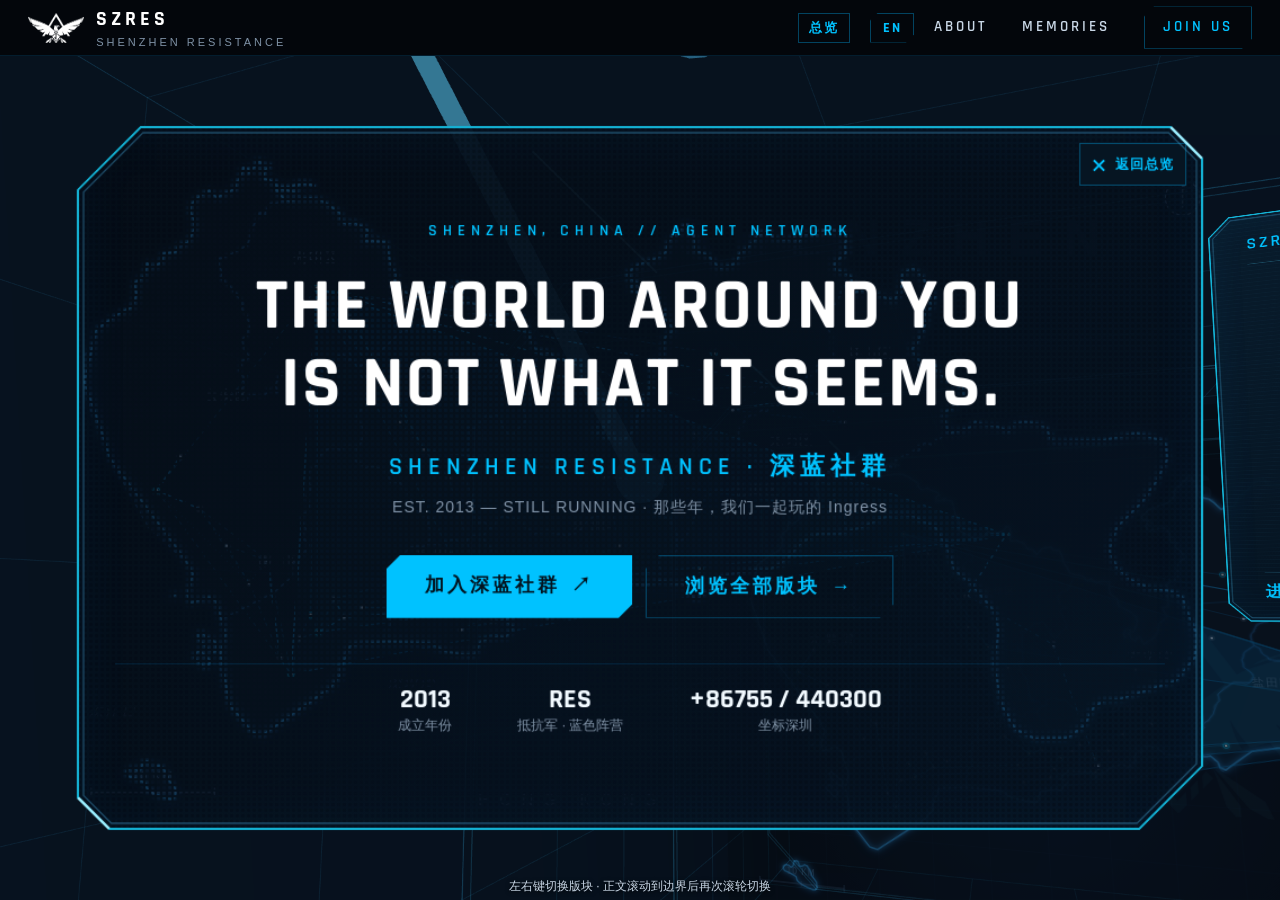
<file: index.html>
<!doctype html>
<html lang="zh-CN">
<head>
<meta charset="UTF-8">
<meta name="viewport" content="width=device-width, initial-scale=1.0">
<meta name="theme-color" content="#030509">
<title data-i18n="title_index">SZRES 深蓝社群 · 深圳蓝军 | Shenzhen Resistance — Ingress 深圳抵抗军社群</title>
<meta name="description" content="深蓝社群（SZRES，曾称深圳蓝军）是 Ingress 玩家在深圳的抵抗军（Resistance）社群，2013 年成立至今持续运营。组织线下 IFS 聚会、异常战（Anomaly）与任务活动，官网收录 2013–2026 社群大事记与回忆档案，加入我们请访问 Telegram @szres。">
<meta name="keywords" content="SZRES, 深蓝社群, 深蓝SZRES, 深圳蓝军, Shenzhen Resistance, Ingress, Ingress 深圳, 深圳抵抗军, Resistance 深圳, First Saturday, IFS">
<meta name="robots" content="index, follow">
<link rel="canonical" href="https://www.szres.org/">
<meta property="og:title" content="SZRES 深蓝社群 · 深圳蓝军 | Shenzhen Resistance">
<meta property="og:description" content="Ingress 玩家在深圳的抵抗军社群（曾称深圳蓝军），2013 年成立至今。2013–2026 大事记与回忆档案。">
<meta property="og:image" content="https://www.szres.org/images/resistance-banner.jpg">
<meta property="og:url" content="https://www.szres.org/">
<meta property="og:site_name" content="SZRES 深蓝社群">
<meta property="og:locale" content="zh_CN">
<meta property="og:type" content="website">
<meta name="twitter:card" content="summary_large_image">
<script type="application/ld+json">
{
  "@context": "https://schema.org",
  "@type": "Organization",
  "name": "SZRES 深蓝社群",
  "alternateName": ["深圳蓝军", "深蓝SZRES", "深蓝社群", "Shenzhen Resistance"],
  "url": "https://www.szres.org/",
  "logo": "https://www.szres.org/images/resistance-banner.jpg",
  "foundingDate": "2013",
  "description": "Ingress 玩家在深圳的抵抗军社群（曾称深圳蓝军），2013 年成立至今持续运营。",
  "sameAs": ["https://t.me/szres"]
}
</script>
<link rel="icon" type="image/png" href="/favicon.png">
<link rel="preconnect" href="https://fonts.googleapis.com">
<link rel="preconnect" href="https://fonts.gstatic.com" crossorigin>
<link href="https://fonts.googleapis.com/css2?family=Rajdhani:wght@500;600;700&display=swap" rel="stylesheet">


  <script type="module" crossorigin src="/assets/main-DBQK26hr.js"></script>
  <link rel="stylesheet" crossorigin href="/assets/main-CgcAIfAS.css">
</head>
<body data-page="home"><div id="app"></div></body>
</html>
</file>
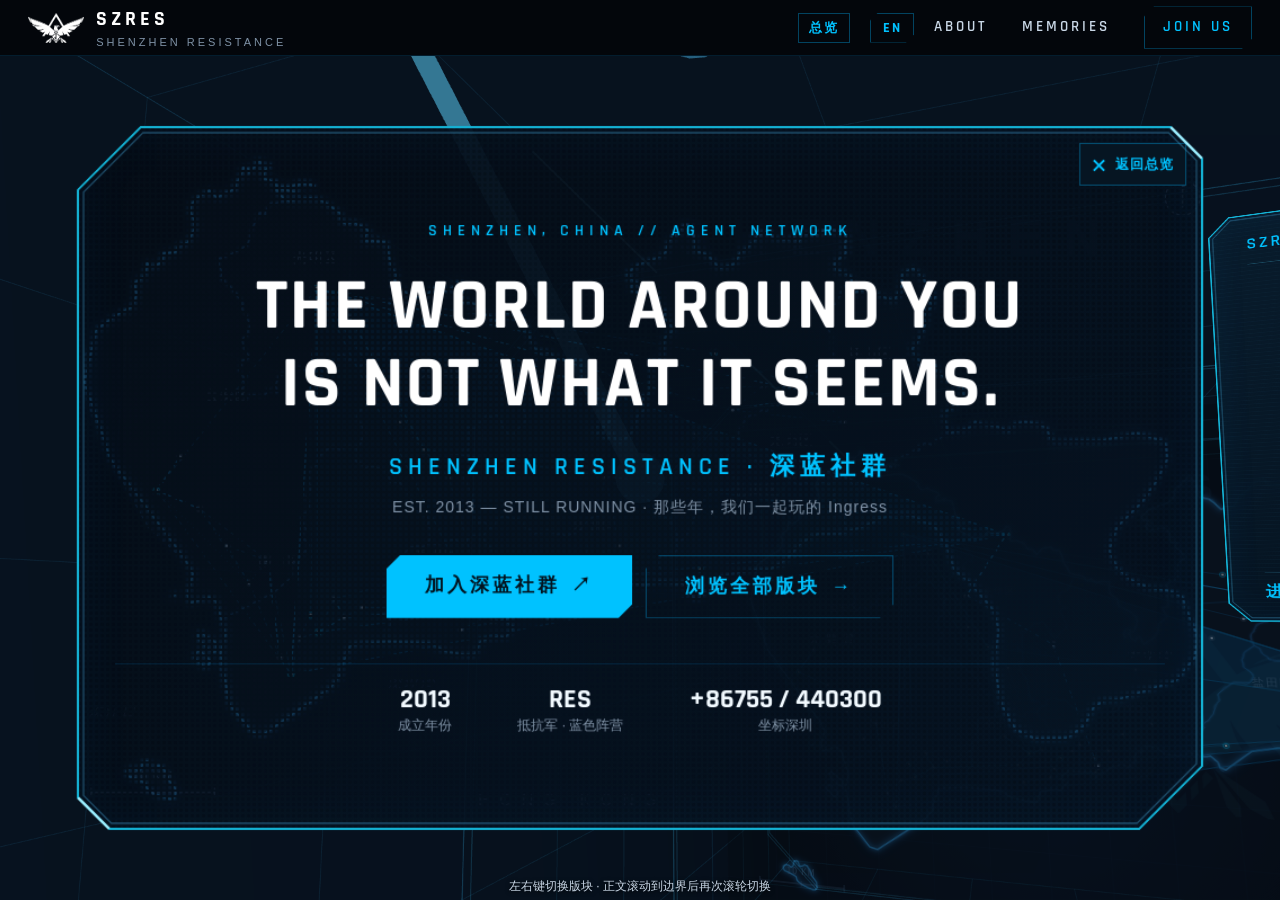
<file: about/index.html>
<!doctype html>
<html lang="zh-CN">
<head>
  <meta charset="UTF-8">
  <meta name="viewport" content="width=device-width, initial-scale=1.0">
  <meta name="theme-color" content="#030509">
  <title>ABOUT US · 深蓝社群 | SZRES Shenzhen Resistance</title>
  <meta name="description" content="深蓝社群（SZRES，曾称深圳蓝军）是 Ingress 玩家在深圳的抵抗军社群，自 2013 年成立至今。">
  <meta name="robots" content="index, follow">
  <link rel="canonical" href="https://www.szres.org/about/">
  <meta property="og:title" content="ABOUT US · 深蓝社群 | SZRES Shenzhen Resistance">
  <meta property="og:description" content="了解深蓝社群：深圳 Ingress 抵抗军社群，自 2013 年持续运营。">
  <meta property="og:image" content="https://www.szres.org/images/resistance-banner.jpg">
  <meta property="og:url" content="https://www.szres.org/about/">
  <meta property="og:type" content="website">
  <link rel="icon" type="image/png" href="/favicon.png">
  <link rel="preconnect" href="https://fonts.googleapis.com">
  <link rel="preconnect" href="https://fonts.gstatic.com" crossorigin>
  <link href="https://fonts.googleapis.com/css2?family=Rajdhani:wght@500;600;700&display=swap" rel="stylesheet">
  <script type="module" crossorigin src="/assets/main-DBQK26hr.js"></script>
  <link rel="stylesheet" crossorigin href="/assets/main-CgcAIfAS.css">
</head>
<body data-page="about"><div id="app"></div></body>
</html>
</file>
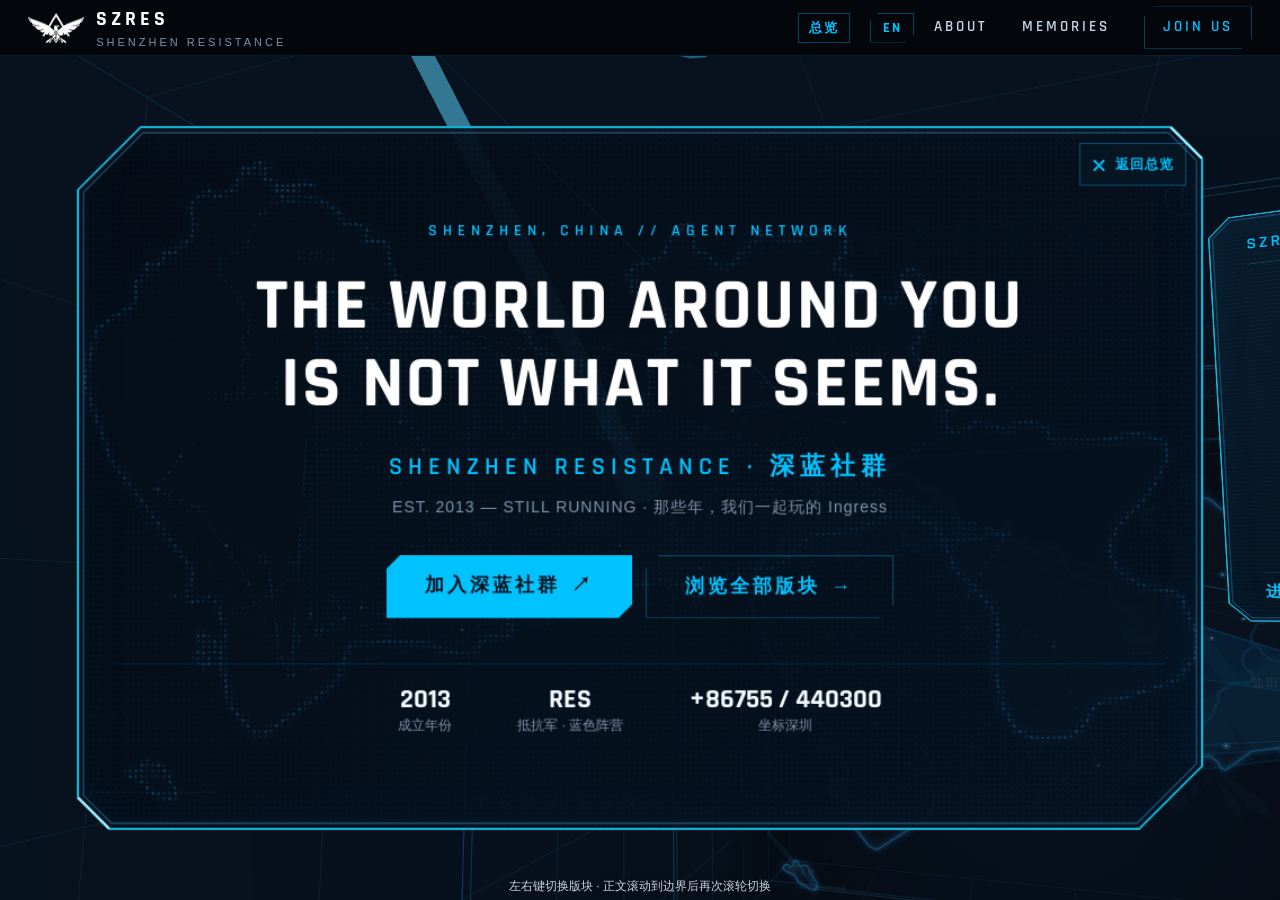
<file: memories/index.html>
<!doctype html>
<html lang="zh-CN">
<head>
<meta charset="UTF-8">
<meta name="viewport" content="width=device-width, initial-scale=1.0">
<meta name="theme-color" content="#030509">
<title data-i18n="title_memories">MEMORIES · 回忆档案 2013–2026 | SZRES 深蓝社群 · 深圳蓝军</title>
<meta name="description" content="深蓝社群（SZRES，曾称深圳蓝军）2013–2026 年 Ingress 社群大事记与回忆档案：异常战、Mission Day、First Saturday、线下聚会全记录。">
<meta name="keywords" content="SZRES, 深蓝社群, 深蓝SZRES, 深圳蓝军, Ingress 大事记, 深圳抵抗军, 回忆档案, Helios, Obsidian, Via Lux, MDSZ, Mission Day Shenzhen">
<meta name="robots" content="index, follow">
<link rel="canonical" href="https://www.szres.org/memories/">
<meta property="og:title" content="MEMORIES · 回忆档案 2013–2026 SZRES 深蓝社群">
<meta property="og:description" content="深蓝社群（曾称深圳蓝军）2013–2026 年 Ingress 社群大事记与回忆档案。">
<meta property="og:image" content="https://www.szres.org/images/resistance-banner.jpg">
<meta property="og:url" content="https://www.szres.org/memories/">
<meta property="og:type" content="website">
<link rel="icon" type="image/png" href="/favicon.png">
<link rel="preconnect" href="https://fonts.googleapis.com">
<link rel="preconnect" href="https://fonts.gstatic.com" crossorigin>
<link href="https://fonts.googleapis.com/css2?family=Rajdhani:wght@500;600;700&display=swap" rel="stylesheet">


  <style id="memories-fallback-style">#memories-fallback{overflow-wrap:anywhere;max-width:72ch;margin:0 auto;padding:24px 20px;font:16px/1.75 system-ui,sans-serif}#memories-fallback h1{margin:24px 0;font-size:2rem;line-height:1.3}#memories-fallback article{border-top:1px solid;padding:24px 0}#memories-fallback h2{margin:0 0 12px;font-size:1.25rem;line-height:1.5}#memories-fallback p{margin:12px 0}#memories-fallback a{padding:8px 0;text-decoration:underline;display:inline-block}#memories-fallback a:focus-visible{outline-offset:4px;outline:2px solid}</style>
  <script type="module" crossorigin src="/assets/main-DBQK26hr.js"></script>
  <link rel="stylesheet" crossorigin href="/assets/main-CgcAIfAS.css">
</head>
<body data-page="memories"><div id="app"><main id="memories-fallback" lang="zh-CN">
<nav aria-label="网站导航 / Site navigation"><a href="/">首页 / Home</a> · <a href="/about/">关于深蓝 / About SZRES</a></nav>
<h1>回忆档案 <span lang="en">/ Memory archive</span> 2013–2026</h1>
<p>27 条记录 / <span lang="en">27 entries</span></p>
<article>
<h2><span lang="zh-CN">深圳 Resistance 社群成立</span><br><span lang="en">Founding of the Shenzhen Resistance community</span></h2>
<time datetime="2013">2013</time>
<p lang="zh-CN">扫描器陆续点亮深圳，蓝军的第一批 Agent 开始集结。本条为占位卡片——成立前后的故事等待老 Agent 们补充。</p>
<p lang="en">Scanners lit up Shenzhen one by one as the first RES agents began to assemble. Placeholder entry — the origin story awaits our veterans.</p>

</article>
<article>
<h2><span lang="zh-CN">Helios（太阳神）香港卫星场大战</span><br><span lang="en">Helios — Hong Kong Satellite Site</span></h2>
<time datetime="2014-08-09">2014-08-09</time>
<p lang="zh-CN">大战在香港九龙黄大仙摩士公园举办，深蓝社群的早期成员前往参加。得分情况为 Resistance 94 : Enlightened 31。</p>
<p lang="en">Held at Morse Park, Wong Tai Sin, Kowloon. Early SZRES members joined the fight. Final score: Resistance 94 : Enlightened 31.</p>
<p><a href="https://www.reddit.com/r/Ingress/comments/2d38oa/postanomaly_photo_and_screenshot_comparison/"><span lang="zh-CN">活动介绍</span> · <span lang="en">Event info</span></a></p>
</article>
<article>
<h2><span lang="zh-CN">Shōnin（证人）广州卫星场大战</span><br><span lang="en">Shōnin — Guangzhou Satellite Site</span></h2>
<time datetime="2015-03-28">2015-03-28</time>
<p lang="zh-CN">深蓝社群组团参加 Shōnin（证人）广州 Satellite Site。这是《Ingress》早期在中国大陆举办的极少数官方大型落地赛事之一，当时吸引了来自全国各地（包括北京、香港等）的玩家前往广州线下参战。蓝军 420:63 赢得本场胜利。</p>
<p lang="en">SZRES travelled to Guangzhou for the Shōnin Satellite Site — one of the very few official large-scale events Ingress held in mainland China in its early days, drawing agents from across the country, Beijing and Hong Kong included. Resistance won 420 : 63.</p>
<p><a href="https://www.zhihu.com/question/29083987/answer/43318920"><span lang="zh-CN">战报回顾</span> · <span lang="en">Battle recap</span></a></p>
</article>
<article>
<h2><span lang="zh-CN">讨论平台迁移：QQ → Telegram</span><br><span lang="en">Community chat moves from QQ to Telegram</span></h2>
<time datetime="2015-06">2015-06</time>
<p lang="zh-CN">社群讨论平台由 QQ 迁移至 Telegram，@szres 群从此成为深蓝的行动情报与日常集结阵地。</p>
<p lang="en">The community moved its chat from QQ to Telegram — @szres became the new home for op intel and daily gatherings.</p>

</article>
<article>
<h2><span lang="zh-CN">社群 LOGO 更新：方形图标 → 猛禽图标</span><br><span lang="en">New community logo: square icon gives way to the raptor</span></h2>
<time datetime="2016-02">2016-02</time>
<p lang="zh-CN">深蓝社群更新视觉标识，LOGO 由方形图标变为猛禽图标 by 图标设计师：@Kilomo。</p>
<p lang="en">SZRES refreshed its visual identity — the square icon was replaced by the raptor emblem, by icon designer @Kilomo.</p>

</article>
<article>
<h2><span lang="zh-CN">深蓝纪念任务组图上线</span><br><span lang="en">SZRES memorial mission series goes live</span></h2>
<time datetime="2016-04">2016-04</time>
<p lang="zh-CN">「深圳抵抗军终极使命」与「深圳上空的鹰」两组纪念任务上线，位于深圳园博园——以超高密度的能量塔群而著名，吸引了粤港玩家前来组团打卡，曾经是蓝军周末八场的核心据点。</p>
<p lang="en">The &#39;Shenzhen Resistance Ultimate Mission&#39; and &#39;Eagle over Shenzhen&#39; mission series went live at Shenzhen Garden &amp; Expo Park, famed for its ultra-dense portal clusters. The area drew agents from Guangdong and Hong Kong, and was once the core spot for weekend 8-mission runs.</p>
<p><a href="https://ingress.fandom.com/zh/wiki/Mission:%E6%B7%B1%E5%9C%B3%E4%B8%8A%E7%A9%BA%E7%9A%84%E9%B9%B0?variant=zh-hk"><span lang="zh-CN">活动介绍</span> · <span lang="en">Event info</span></a></p>
</article>
<article>
<h2><span lang="zh-CN">Obsidian（黑曜石）APAC 香港主场大战</span><br><span lang="en">Obsidian APAC — Hong Kong Primary Site</span></h2>
<time datetime="2016-04-02">2016-04-02</time>
<p lang="zh-CN">深蓝社群组团赴港参战 Obsidian APAC 亚太区 Primary Site——香港首次举办最高级别的主场大战，战场范围横跨维多利亚港两岸，蓝军获胜。</p>
<p lang="en">SZRES crossed the border for the Obsidian APAC Primary Site — Hong Kong&#39;s first primary-level anomaly, fought across both shores of Victoria Harbour. Resistance won.</p>

</article>
<article>
<h2><span lang="zh-CN">Via Lux（光之宿命）澳门卫星场大战</span><br><span lang="en">Via Lux — Macau Satellite Site</span></h2>
<time datetime="2016-09-24">2016-09-24</time>
<p lang="zh-CN">深蓝社群组团赴澳门，参战 Via Lux（光之宿命）系列活动的卫星战场。这是 Ingress 首次在澳门举办官方大型大战活动，吸引了大量港澳及周边地区的 Agent 前往参战。蓝军获胜，比分 Resistance 1227 : Enlightened 516。</p>
<p lang="en">SZRES headed to Macau for the Via Lux satellite battlefield — the first official large-scale anomaly ever held in Macau, drawing agents from Macau, Hong Kong and beyond. Resistance won, 1227 : 516.</p>

</article>
<article>
<h2><span lang="zh-CN">MDSZ · Mission Day Shenzhen</span><br><span lang="en">MDSZ · Mission Day Shenzhen</span></h2>
<time datetime="2016-12-17">2016-12-17</time>
<p lang="zh-CN">MDSZ 是 Niantic 与中国最大的游戏媒体 17173 合作举办的 Mission Day 系列活动之一，也是深圳首次举办 Mission Day。深蓝社群为活动提供了重要的支持协助。</p>
<p lang="en">MDSZ was part of the Mission Day series co-hosted by Niantic and 17173, China&#39;s largest gaming media — and the first Mission Day ever held in Shenzhen. SZRES provided key support to the event.</p>
<p><a href="https://ingress.fandom.com/zh/wiki/Mission:Mission_Day_Shenzhen"><span lang="zh-CN">活动介绍</span> · <span lang="en">Event info</span></a></p>
</article>
<article>
<h2><span lang="zh-CN">13MAGNUS Reawakens（13马格努斯觉醒）澳门卫星场大战</span><br><span lang="en">13MAGNUS Reawakens — Macau Satellite Site</span></h2>
<time datetime="2017-08-26">2017-08-26</time>
<p lang="zh-CN">澳门第二次被选为 Satellite 城市，深蓝社群组团参加。活动以澳门科学馆为主会场，在台风天鸽过境后满目疮痍的澳门半岛展开激战。比分为 247.43 : 52.57，蓝军本场取得压倒性胜利。</p>
<p lang="en">Macau was chosen as a Satellite city for the second time, and SZRES joined in. Based at the Macau Science Center, agents battled across the typhoon-scarred Macau Peninsula in the wake of Typhoon Hato. Resistance took an overwhelming 247.43 : 52.57 win.</p>
<p><a href="https://www.hk01.com/%E9%81%8A%E6%88%B2%E5%8B%95%E6%BC%AB/115526/%E9%A2%B1%E9%A2%A8%E4%B8%AD%E7%9A%84ar%E5%B0%8D%E6%B1%BA"><span lang="zh-CN">活动详情</span> · <span lang="en">Event details</span></a></p>
</article>
<article>
<h2><span lang="zh-CN">Ingress Prime 体验</span><br><span lang="en">Ingress Prime hands-on</span></h2>
<time datetime="2018-10">2018-10</time>
<p lang="zh-CN">Agent 率先体验新一代扫描器 Ingress Prime 的内测，告别旧版 Scanner，开启全新界面时代。但新版客户端功能残缺，操作习惯完全不同，且起步期无法申请新的 Portal，以上因素造成了老玩家的严重流失。</p>
<p lang="en">Agents got early beta access to the next-generation scanner, Ingress Prime — farewell to the old Scanner, hello to a new interface era. But the new client was feature-incomplete, played completely differently, and in its early days didn&#39;t even accept new Portal requests. Together these drove a serious exodus of veteran agents.</p>

</article>
<article>
<h2><span lang="zh-CN">Recursion Prime（递归之始）香港卫星场大战</span><br><span lang="en">Recursion Prime — Hong Kong Satellite Site</span></h2>
<time datetime="2018-11-17">2018-11-17</time>
<p lang="zh-CN">深蓝社群组团赴港参战 Recursion Prime（递归之始）香港卫星场，在中环海滨和油尖旺区展开争夺。本次是第一场真正基于 Ingress Prime 的 Anomaly 大战，得分 236.98:129.02，蓝军大比分获胜。</p>
<p lang="en">SZRES travelled to Hong Kong for the Recursion Prime satellite battle, contesting the Central Harbourfront and the Tsim Sha Tsui area. This was the first Anomaly built truly around Ingress Prime; Resistance won 236.98 : 129.02 by a wide margin.</p>
<p><a href="https://fevgames.net/recursion-prime-2/"><span lang="zh-CN">分数统计</span> · <span lang="en">Score stats</span></a></p>
</article>
<article>
<h2><span lang="zh-CN">社群迁移至新群</span><br><span lang="en">Community moves to a new group</span></h2>
<time datetime="2019">2019</time>
<p lang="zh-CN">社群讨论平台迁移至新的 Telegram 群，老群完成历史使命，深蓝继续前行。</p>
<p lang="en">The community chat migrated to a new Telegram group, as the old group completed its historic mission.</p>

</article>
<article>
<h2><span lang="zh-CN">大陆线下 IFS 首次举办</span><br><span lang="en">First in-person IFS in mainland China</span></h2>
<time datetime="2019-04-06">2019-04-06</time>
<p lang="zh-CN">中国大陆首次线下 Ingress First Saturday 举办，弥补了大陆地区线下活动的空白；深圳 IFS 在南山与福田两地各自落地。</p>
<p lang="en">Mainland China&#39;s first in-person Ingress First Saturday was held, filling the gap in offline events on the mainland; Shenzhen IFS ran in both Nanshan and Futian.</p>
<p><a href="/archive/ifs-2019-04/"><span lang="zh-CN">活动记录</span> · <span lang="en">Results</span></a></p>
</article>
<article>
<h2><span lang="zh-CN">蓝绿双方社群合作举办深圳 IFS</span><br><span lang="en">Both factions co-host Shenzhen IFS</span></h2>
<time datetime="2019-07-06">2019-07-06</time>
<p lang="zh-CN">双方社群开始合作举办深圳 IFS。参与人数超过单场限制，深圳由此同时举办双场：7 月为华侨城创意文化园与深圳北站东广场，8 月为购物公园与东门步行街，9 月为宝安海滨广场与深圳市儿童乐园。</p>
<p lang="en">The two factions began co-hosting Shenzhen IFS. Turnout exceeded the single-site limit, so Shenzhen ran two venues at once: OCT Loft Creative Culture Park and Shenzhen North Station East Square in July, Shopping Park and Dongmen Pedestrian Street in August, and Bao&#39;an Seaside Plaza and Shenzhen Children&#39;s Park in September.</p>

</article>
<article>
<h2><span lang="zh-CN">Field Test: Hexathlon 澳门半岛限时挑战</span><br><span lang="en">Field Test: Hexathlon — Macau Peninsula</span></h2>
<time datetime="2019-09-14">2019-09-14</time>
<p lang="zh-CN">深蓝组团参加这一限定只能使用 Ingress Prime 进行的活动，需在 90 分钟以内完成 6 个不同的特殊挑战，获得特殊成就奖牌；奖牌的菁英版本将颁发给单项前 10% 的玩家。</p>
<p lang="en">SZRES took on this Prime-only event on the Macau Peninsula: six different special challenges had to be completed within 90 minutes to earn the exclusive achievement medal — with the Elite version awarded to the top 10% in each individual event.</p>
<p><a href="https://bjres.net/2019/10/03/%E6%80%8E%E6%A0%B7%E5%9C%A8-field-test-%E4%B8%AD%E6%8B%BF%E5%88%B0%E7%B2%BE%E8%8B%B1%E7%89%8C/"><span lang="zh-CN">战报介绍</span> · <span lang="en">Battle report</span></a></p>
</article>
<article>
<h2><span lang="zh-CN">Ingress First Saturday 首次线上举办</span><br><span lang="en">First online Ingress First Saturday</span></h2>
<time datetime="2020-05-02">2020-05-02</time>
<p lang="zh-CN">受特殊公共卫生事件影响，暂停了 4 个月的 SZIFS 活动重启，但改为线上进行。</p>
<p lang="en">With the public health crisis, SZIFS returned after a four-month pause — now held entirely online.</p>

</article>
<article>
<h2><span lang="zh-CN">线上 IFS 时隔近一年重启</span><br><span lang="en">Online IFS returns after nearly a year</span></h2>
<time datetime="2021-07-03">2021-07-03</time>
<p lang="zh-CN">受特殊公共卫生事件影响，继续通过云端会议体验深圳 Ingress First Saturday。</p>
<p lang="en">Owing to the public health situation, we met once more through the cloud to experience Shenzhen IFS online.</p>

</article>
<article>
<h2><span lang="zh-CN">丰富深圳 Pokémon GO 游戏环境</span><br><span lang="en">Enriching Shenzhen&#39;s Pokémon GO environment</span></h2>
<time datetime="2022">2022</time>
<p lang="zh-CN">2021 年底 Niantic Lightship 开发者平台上线，通过无限额的 wayspot 提交与编辑，深蓝社群极大丰富了深圳的可用能量塔数量——尤其定向覆盖 Pokémon GO 解锁区（罗湖新秀及福田保税区），在充分遵守 Wayfarer 规则的前提下，让深圳 PG 玩家拥有了更多远程道馆和补给站。</p>
<p lang="en">After Niantic&#39;s Lightship developer platform launched in late 2021, SZRES made unlimited wayspot submissions and edits that greatly expanded Shenzhen&#39;s usable portals — targeting the Pokémon GO unlock zones (Xinxiu in Luohu and the Futian Free Trade Zone) — fully within Wayfarer rules, giving local PG players many more remote gyms and PokéStops.</p>

</article>
<article>
<h2><span lang="zh-CN">超频 Overclock 功能上线</span><br><span lang="en">Overclock goes live</span></h2>
<time datetime="2023-06-02">2023-06-02</time>
<p lang="zh-CN">「AR mapped portals to hack items fast」，深蓝社群曾建立中国大陆最密集的超频能量塔农场，生成了近百个高质量 AR 超频能量塔，直至该功能于 2026 年初关闭。主要范围为北环香蜜立交西南角、梧桐山大望文化高地、塘朗山公园龙珠门、金地威新科技园、深圳图书馆北馆、地铁深圳湾公园站北侧等。</p>
<p lang="en">&#39;AR mapped portals to hack items fast.&#39; SZRES built mainland China&#39;s densest Overclock portal farm, creating nearly a hundred high-quality AR Overclock portals before the feature was retired in early 2026 — around the SW corner of Xiangmi interchange on Beihuan Boulevard, the Dawen cultural highland on Wutong Mountain, Longzhu Gate of Tanglang Park, Gemdale V&gt;New tech park, Shenzhen Library North, and the north side of Shenzhen Bay Park metro station.</p>
<p><a href="https://ingress.com/news/2023-overclock"><span lang="zh-CN">活动介绍</span> · <span lang="en">Event info</span></a></p>
</article>
<article>
<h2><span lang="zh-CN">重启 Ingress First Saturday 线下聚会</span><br><span lang="en">In-person IFS returns</span></h2>
<time datetime="2024-01-06">2024-01-06</time>
<p lang="zh-CN">深圳 Ingress First Saturday 线下聚会由蓝军组织者 SSSunlight 重启；此后 Tinki666 与 ChestnutLUO 接任组织者，持续参与举办线下 IFS。</p>
<p lang="en">Shenzhen Ingress First Saturday returned in person, revived by RES organizer SSSunlight. Tinki666 and ChestnutLUO later took over as organizers, keeping the IFS meetups going.</p>

</article>
<article>
<h2><span lang="zh-CN">Cryptic Memories XM Anomaly 澳门大战</span><br><span lang="en">Cryptic Memories XM Anomaly — Macau</span></h2>
<time datetime="2024-03-16">2024-03-16</time>
<p lang="zh-CN">澳门举办 Cryptic Memories XM Anomaly，是游戏线下重启后大湾区的第一次大型线下战。深蓝主力队伍在澳门半岛三盏灯圆地附近展开阵地对抗，最终蓝军以 Resistance 99.8 : Enlightened 59.3 获胜。</p>
<p lang="en">Cryptic Memories was the first major offline battle in the Greater Bay Area since the game&#39;s offline restart. SZRES main force held positions around the Three Lamps roundabout on the Macau Peninsula, winning 99.8 : 59.3.</p>

</article>
<article>
<h2><span lang="zh-CN">+Theta 香港屯门碎片战（Shard Singular / Skirmish）</span><br><span lang="en">+Theta Tuen Mun shard battle (Shard Singular / Skirmish)</span></h2>
<time datetime="2025-05-24">2025-05-24</time>
<p lang="zh-CN">+Theta 赛季亚太地区碎片战在香港屯门打响，深蓝队伍出征屯门码头参战，最终 0 : 3 不敌绿军。</p>
<p lang="en">The APAC shard battle came to Tuen Mun, Hong Kong. SZRES fought at Tuen Mun Ferry Pier and fell 0 : 3 to the Enlightened.</p>

</article>
<article>
<h2><span lang="zh-CN">+Theta 澳门珠海碎片战（Shard Singular / Skirmish）</span><br><span lang="en">+Theta Macau–Zhuhai shard battle (Shard Singular / Skirmish)</span></h2>
<time datetime="2025-05-31">2025-05-31</time>
<p lang="zh-CN">+Theta 赛季亚太地区碎片战 12:00 在马场东大马路开战，深蓝队伍在珠海配合，并于 13:00 后在珠海坚守碎片。蓝军 3 : 0 获胜。</p>
<p lang="en">The APAC shard battle opened at 12:00 on Ma Chang East Avenue. SZRES coordinated from Zhuhai and held the shard there after 13:00. Resistance won 3 : 0.</p>

</article>
<article>
<h2><span lang="zh-CN">+Gamma 赛季香港沙田 XM 异常战</span><br><span lang="en">+Gamma — Sha Tin, Hong Kong XM anomaly</span></h2>
<time datetime="2026-03-14">2026-03-14</time>
<p lang="zh-CN">+Gamma 赛季 XM 异常战在香港新界沙田打响。深蓝队伍驻守圆洲角公园及战区东南角，后半程战况艰难陷入苦战，最终以 156 : 144 惜败。</p>
<p lang="en">The +Gamma XM anomaly unfolded in Sha Tin, New Territories. SZRES held Yuen Chau Kok Park and the south-east corner of the battle zone through a brutal second half, falling just short, 156 : 144.</p>

</article>
<article>
<h2><span lang="zh-CN">SZRES 社群主页上线</span><br><span lang="en">SZRES website goes live</span></h2>
<time datetime="2026-09">2026-09</time>
<p lang="zh-CN">深蓝社群介绍主页正式上线，2013—2026 的回忆档案同步开始整理，欢迎各位 Agent 投稿。</p>
<p lang="en">The SZRES community website launched, and the archiving of 2013–2026 memories began. Agents, send us your stories!</p>

</article>
<article>
<h2><span lang="zh-CN">Dynamic Glyph 发布</span><br><span lang="en">Dynamic Glyph released</span></h2>
<time datetime="2026-11-01">2026-11-01</time>
<p lang="zh-CN">Dynamic Glyph 发布——一款专用于 iPhone（iOS 18+）的 Glyph Hack 记忆工具，帮助 Agent 适应 Glyph 序列，提高正确率，把「画符」练成肌肉记忆。由 ChestnutLUO 开发，可在 App Store 公开下载。</p>
<p lang="en">Dynamic Glyph is out — a Glyph Hack memorisation tool built for iPhone (iOS 18+), helping agents adapt to glyph sequences, sharpen their accuracy and turn drawing them into muscle memory. Built by ChestnutLUO and available publicly on the App Store.</p>
<p><a href="https://glyph.szres.org/support/"><span lang="zh-CN">介绍</span> · <span lang="en">About</span></a></p>
</article>
</main></div></body>
</html>
</file>
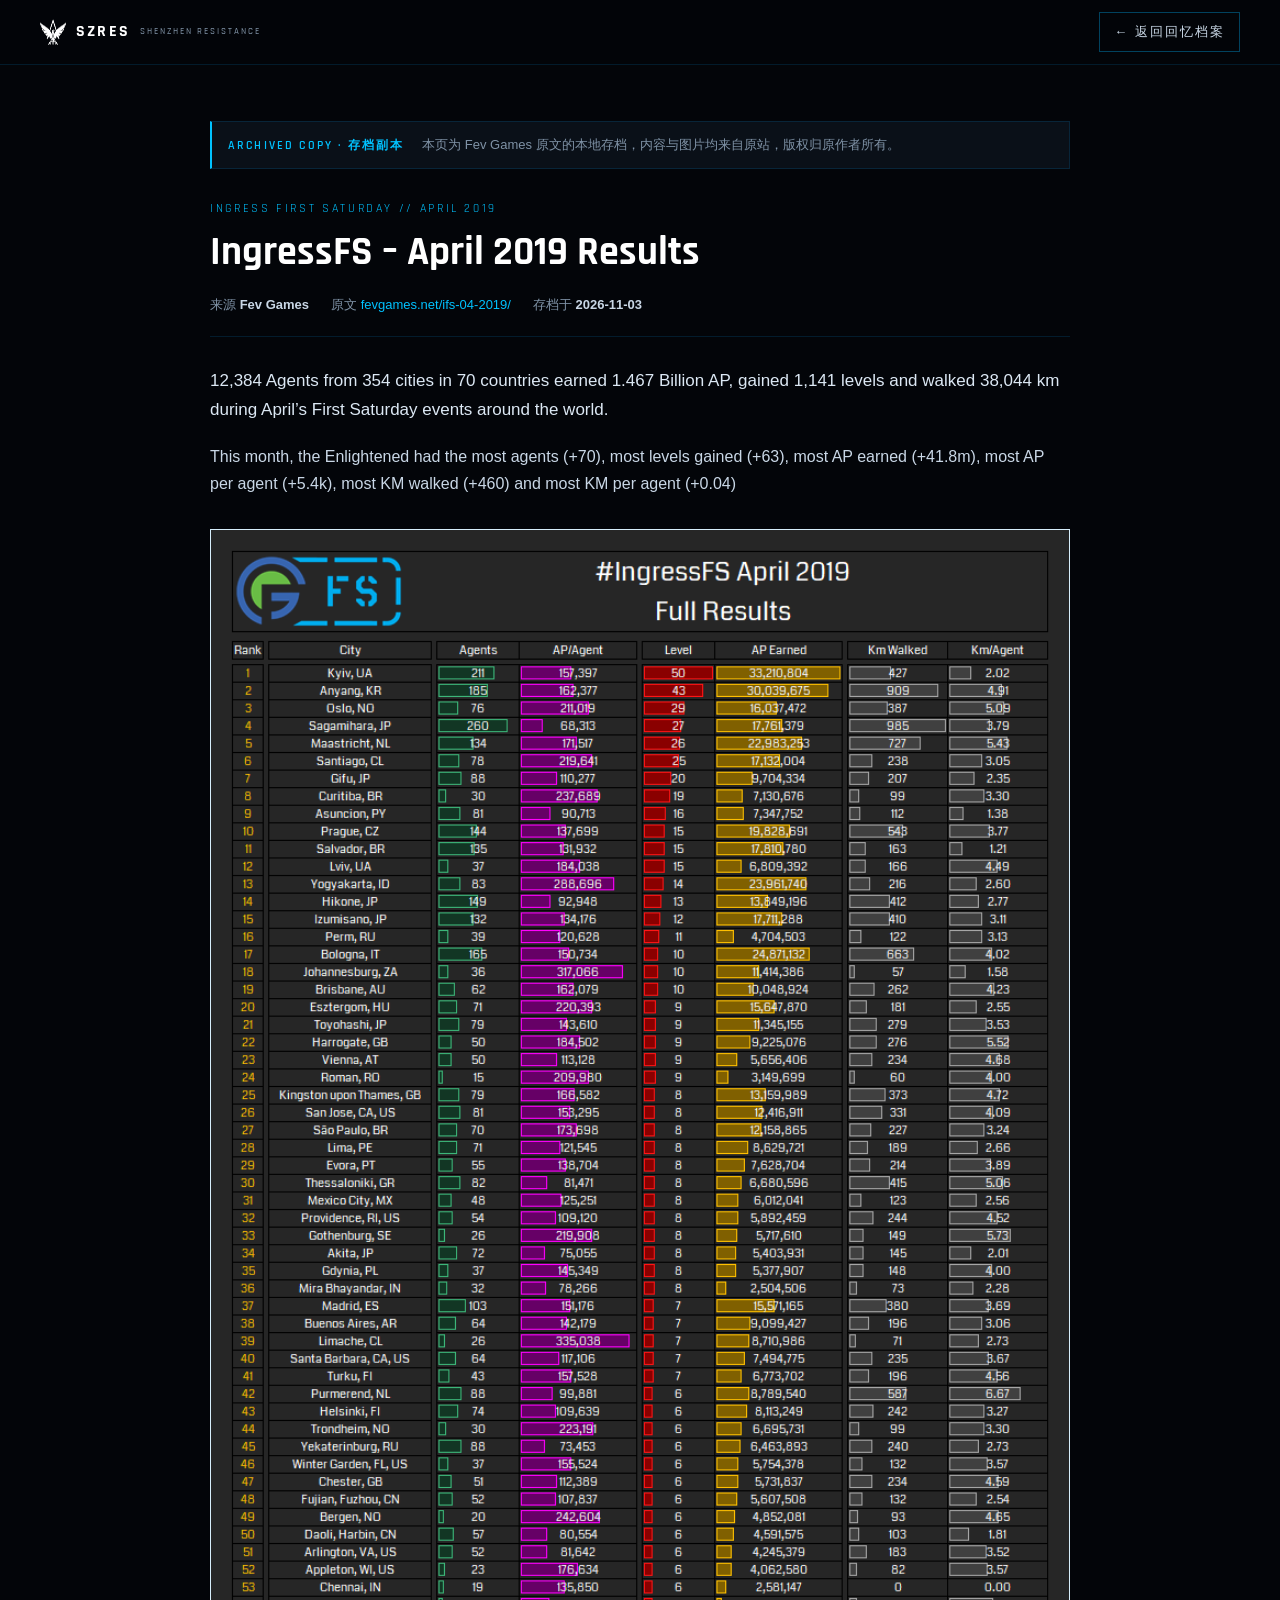
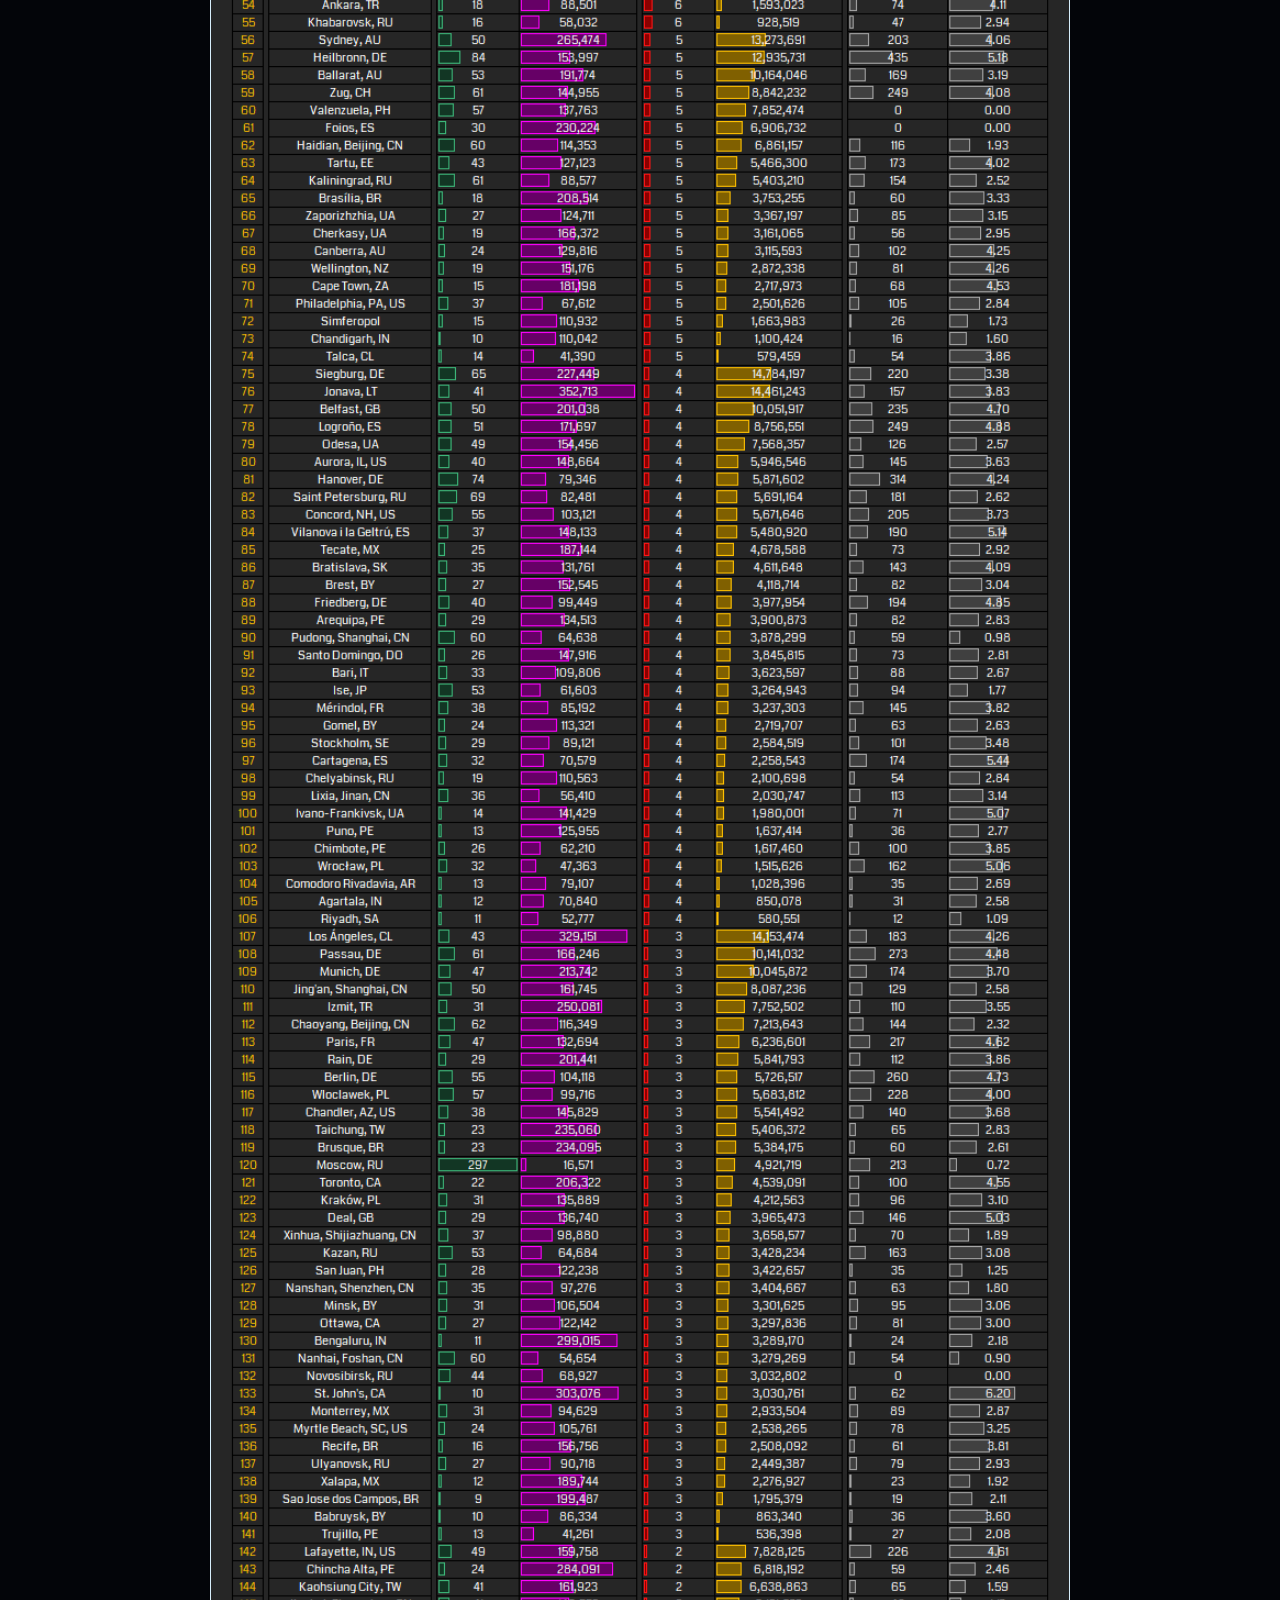
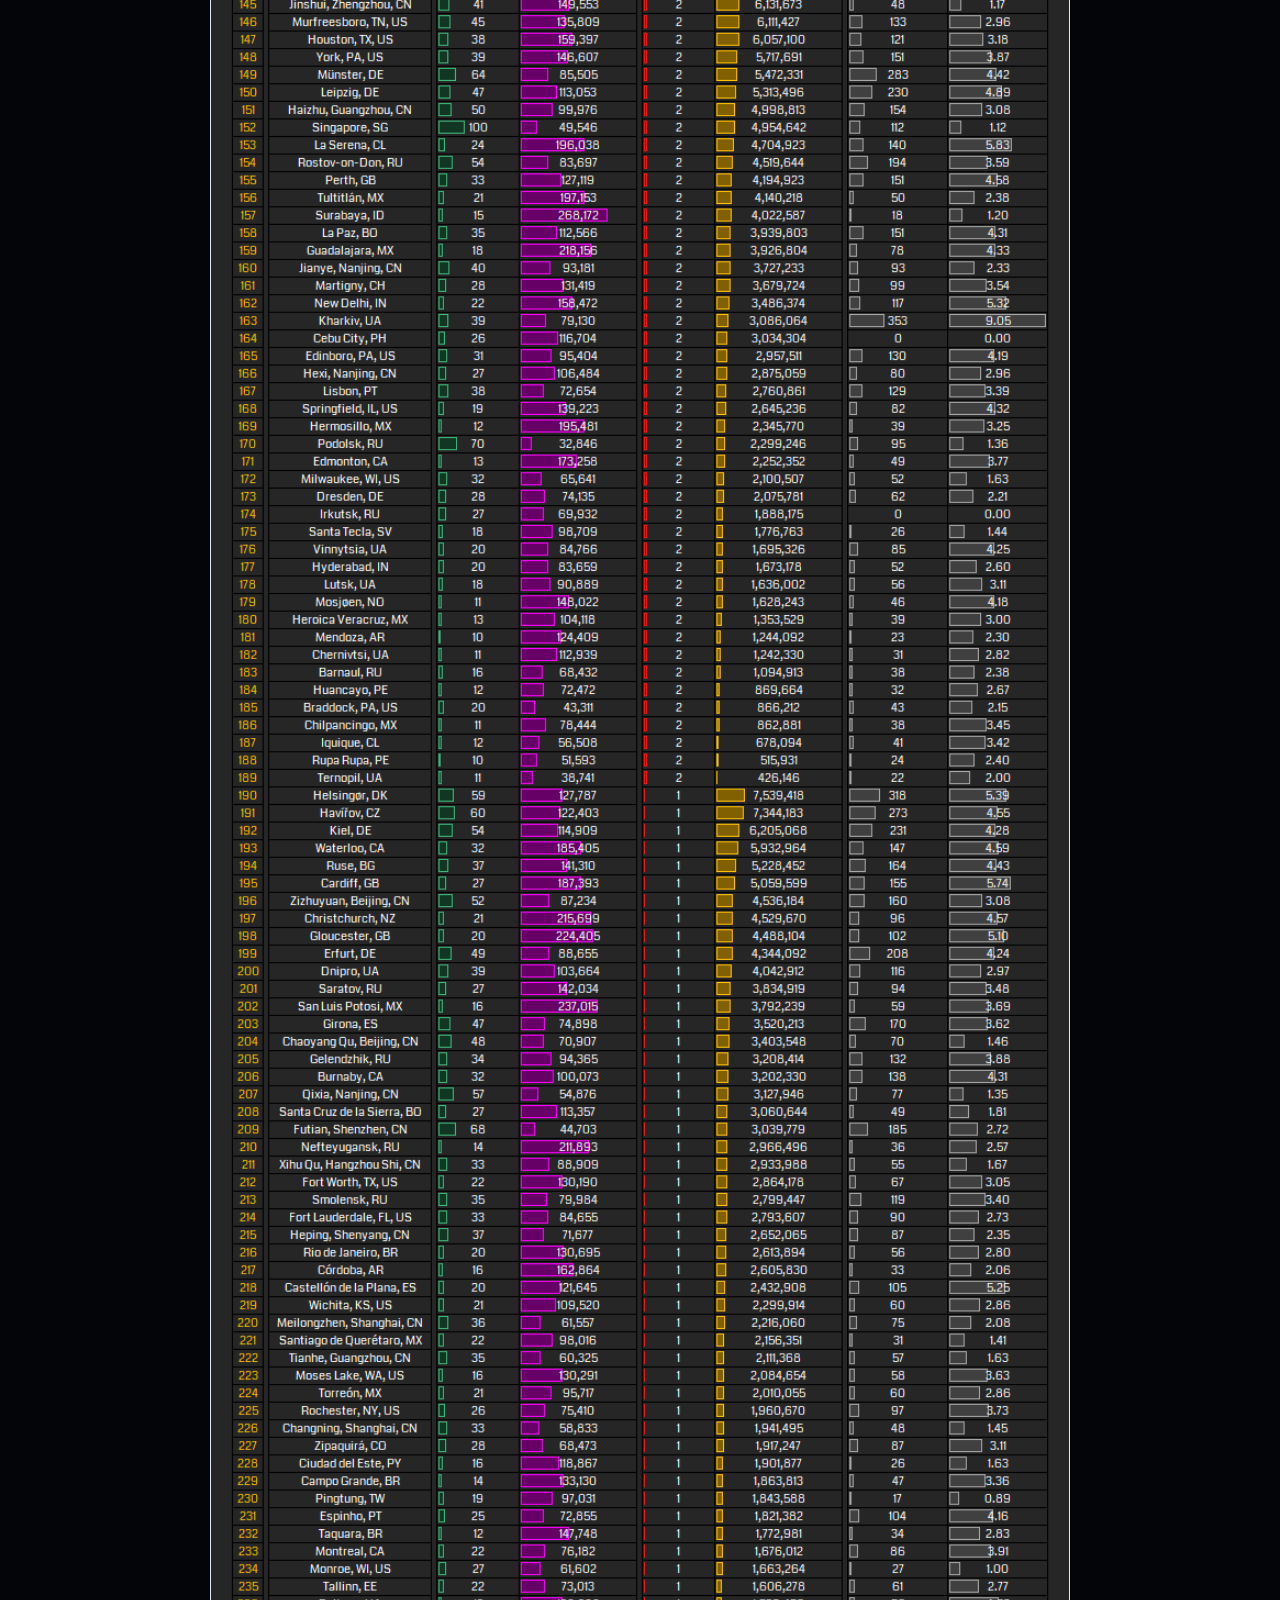
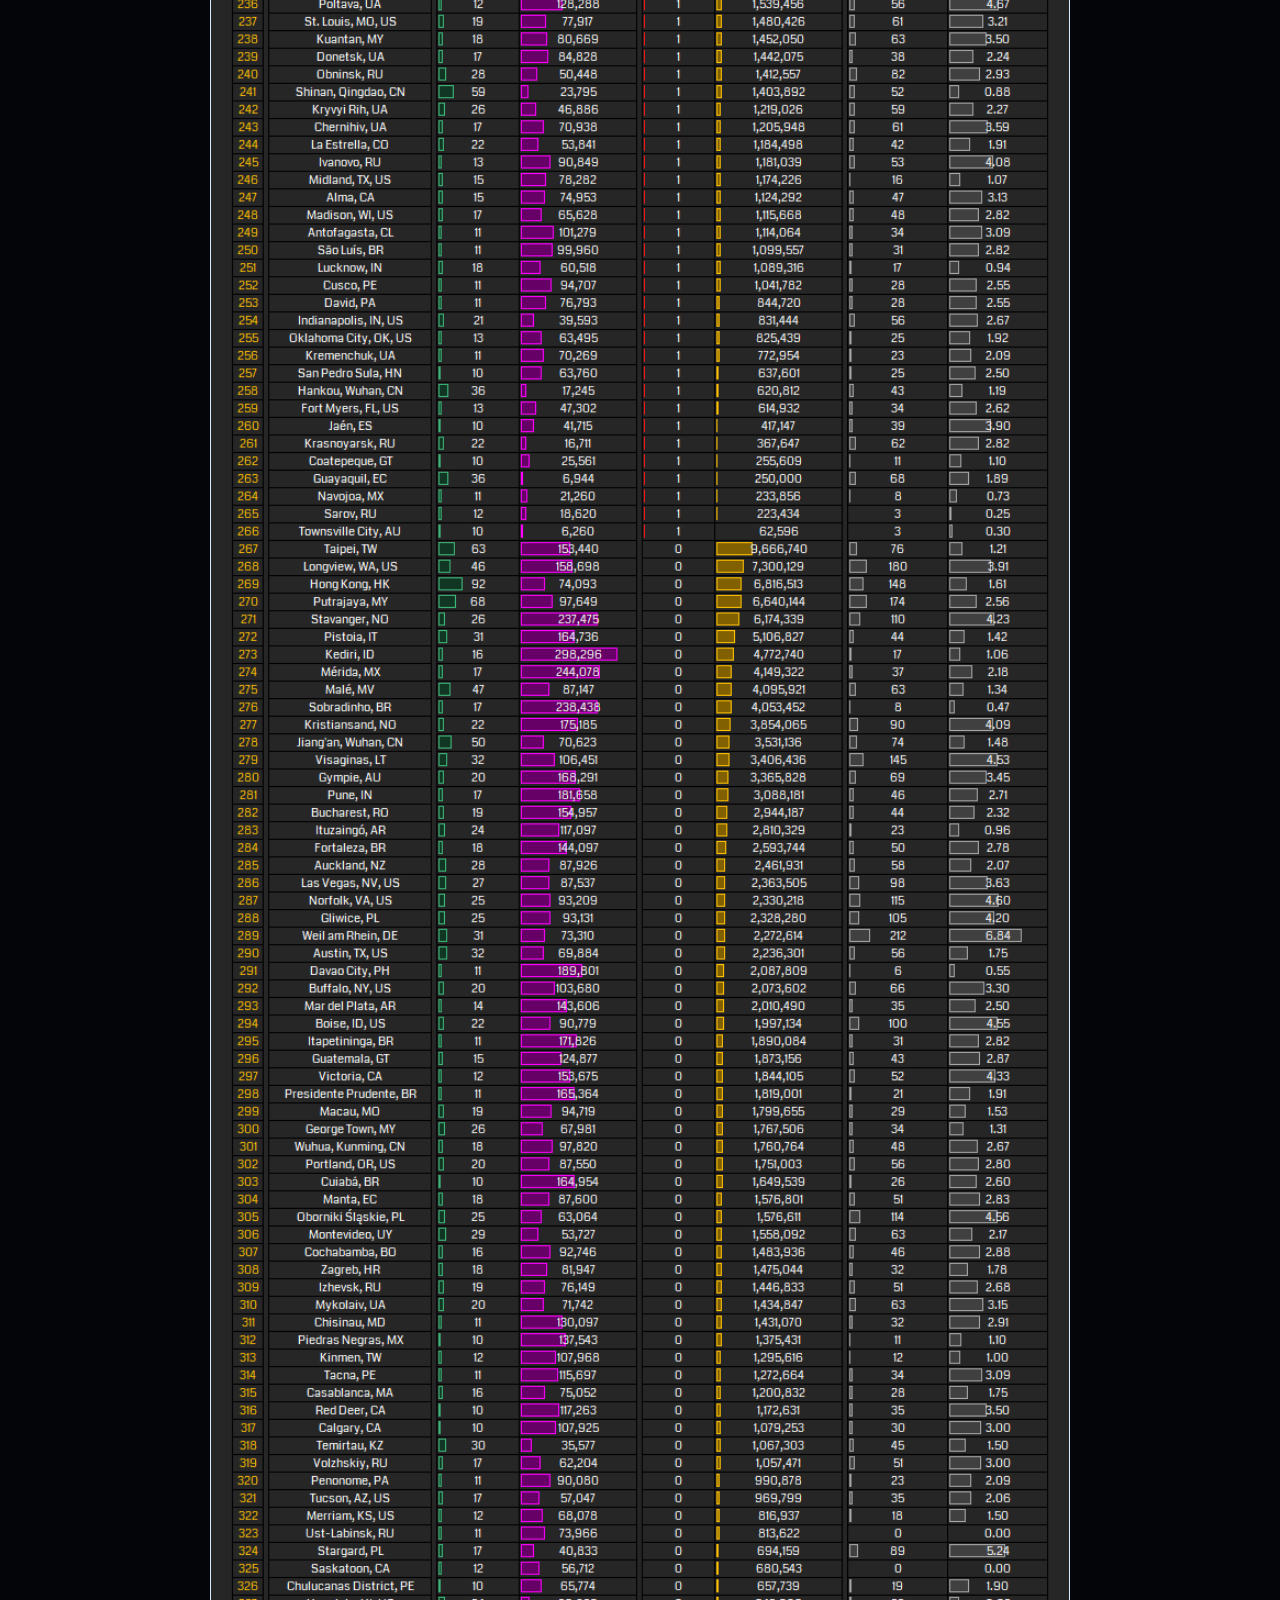
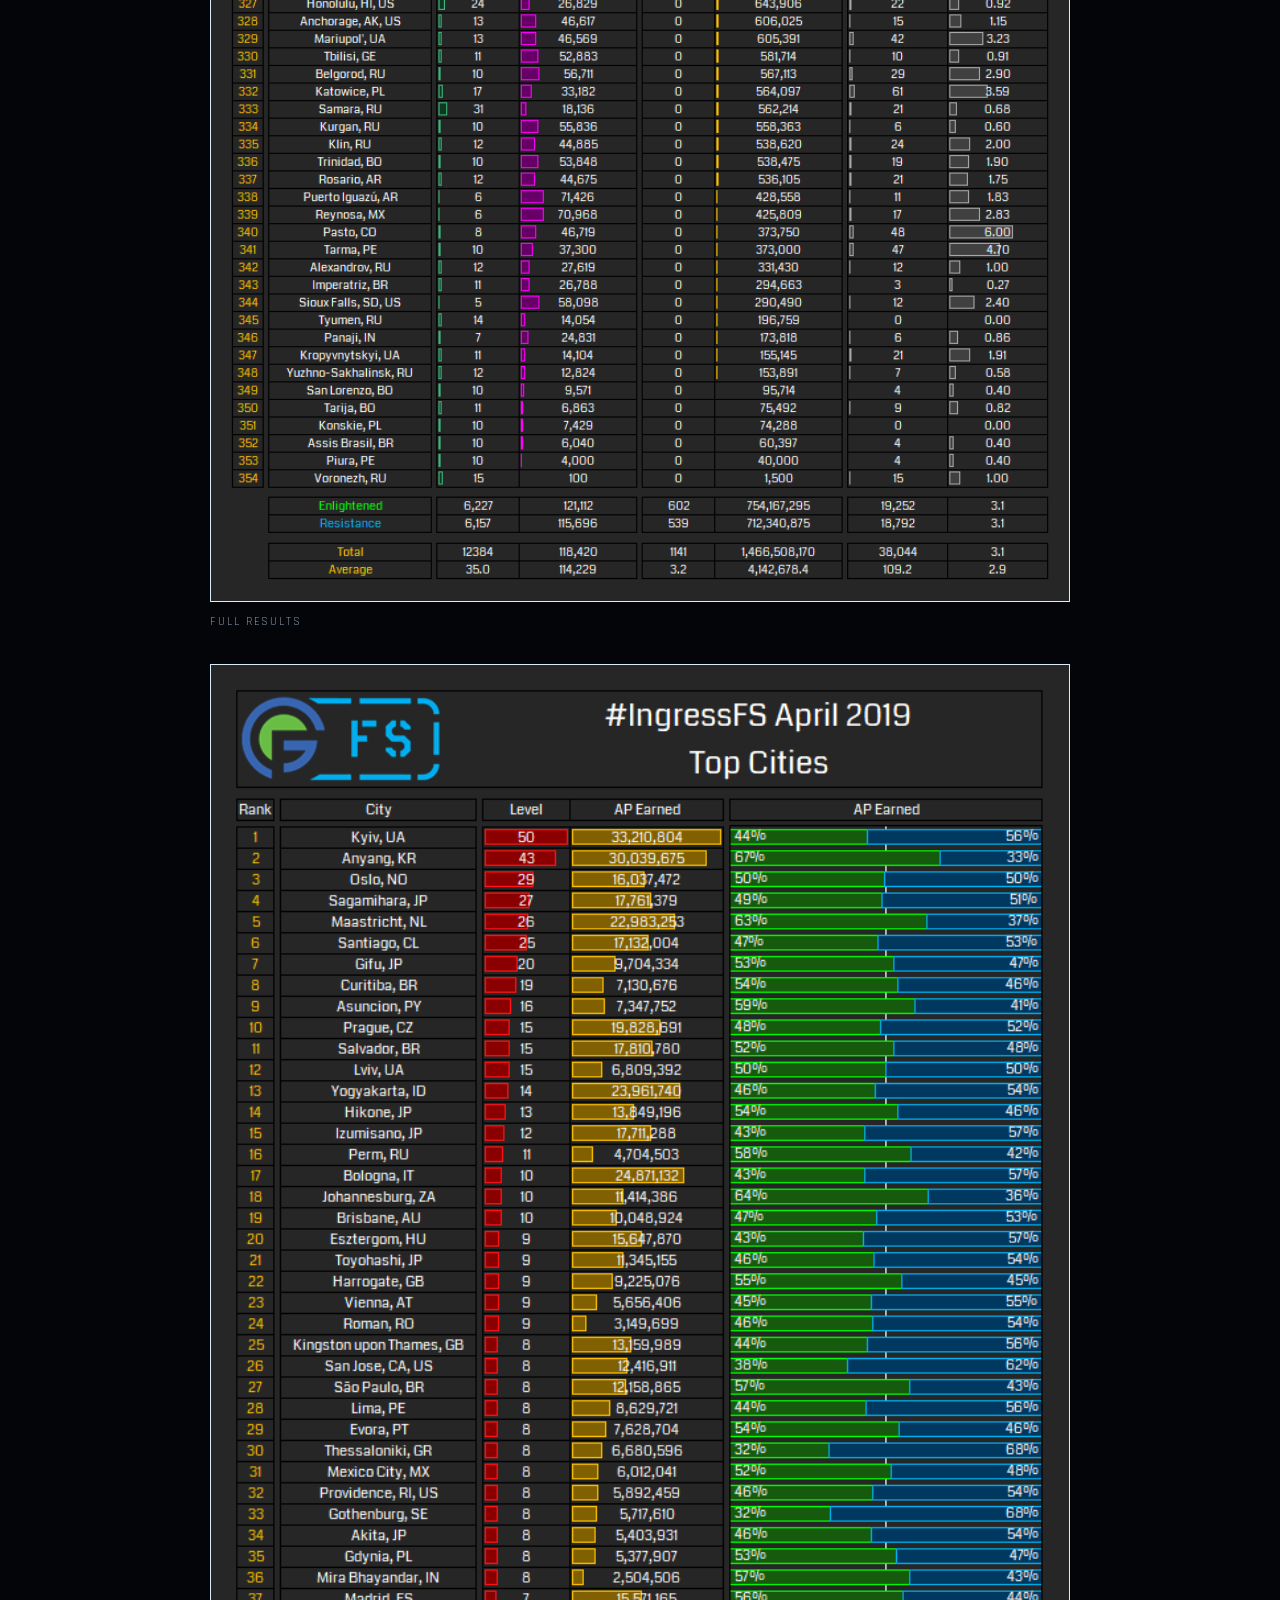
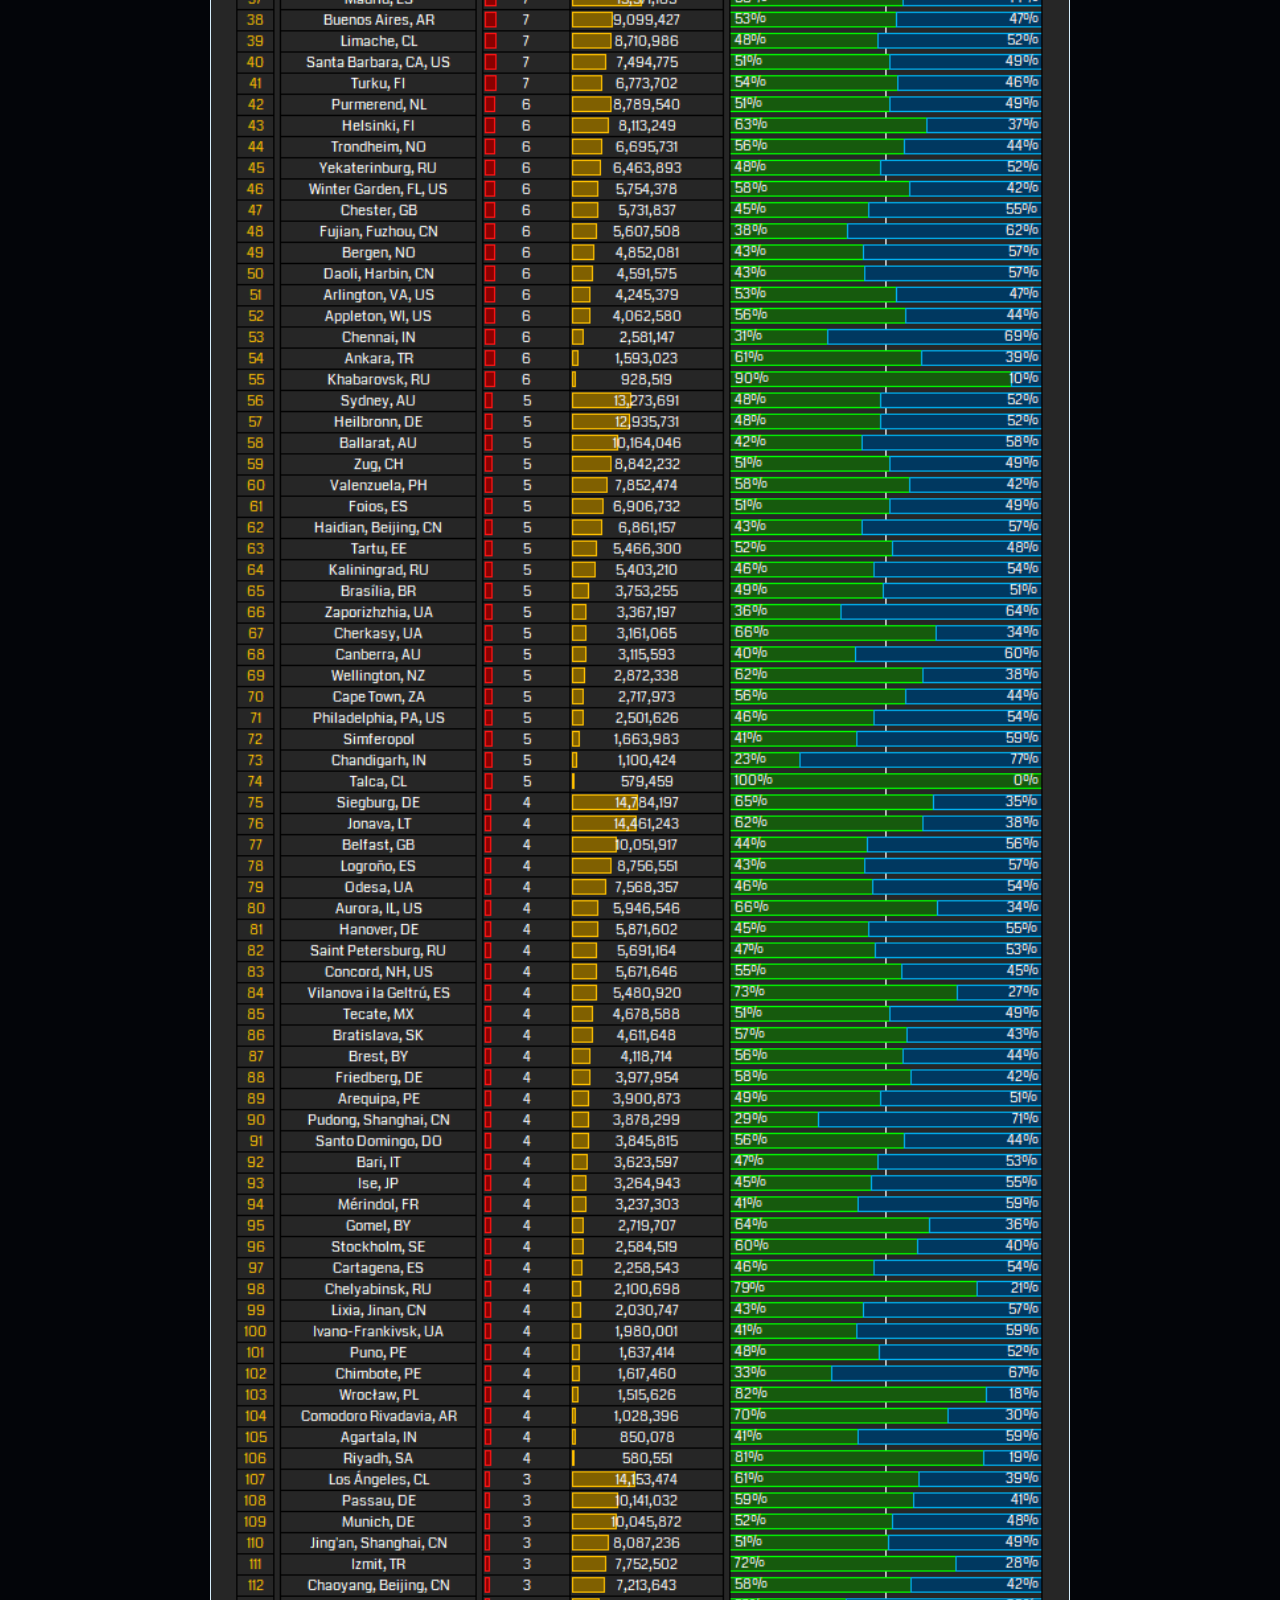
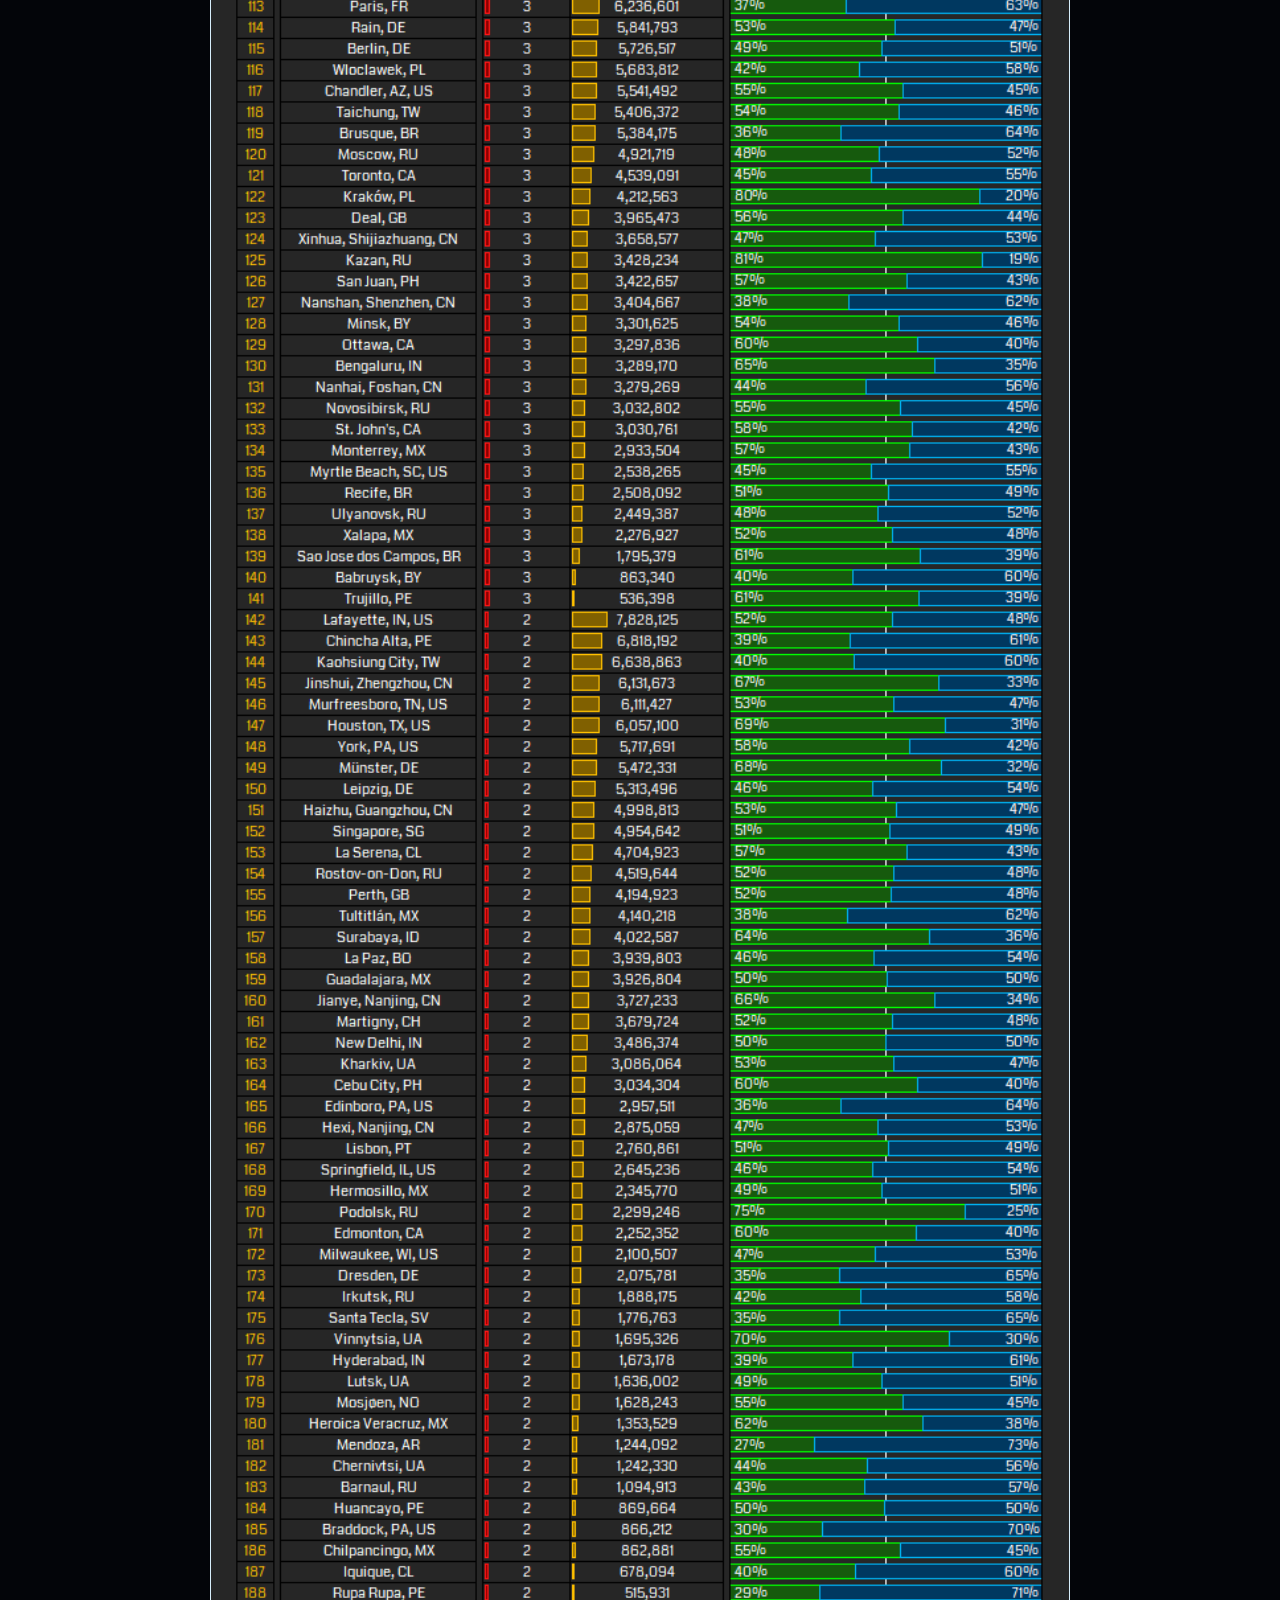
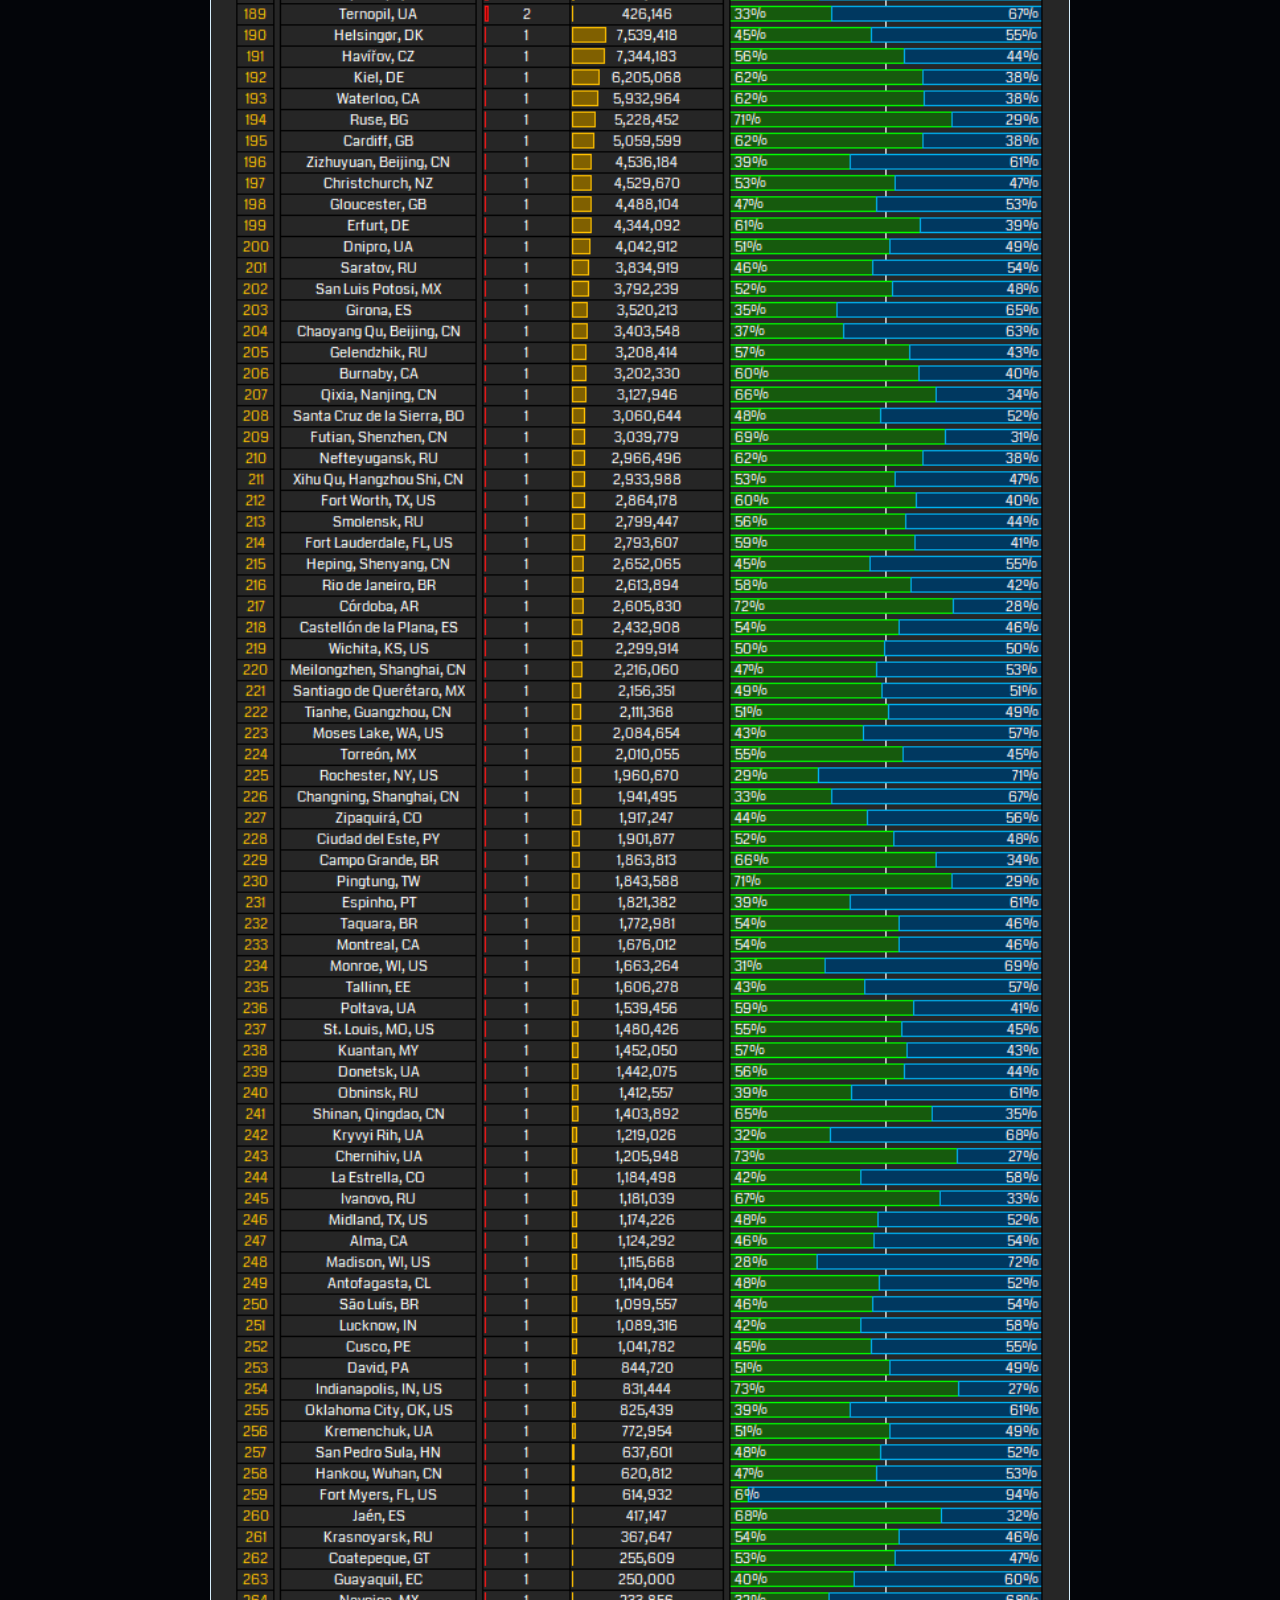
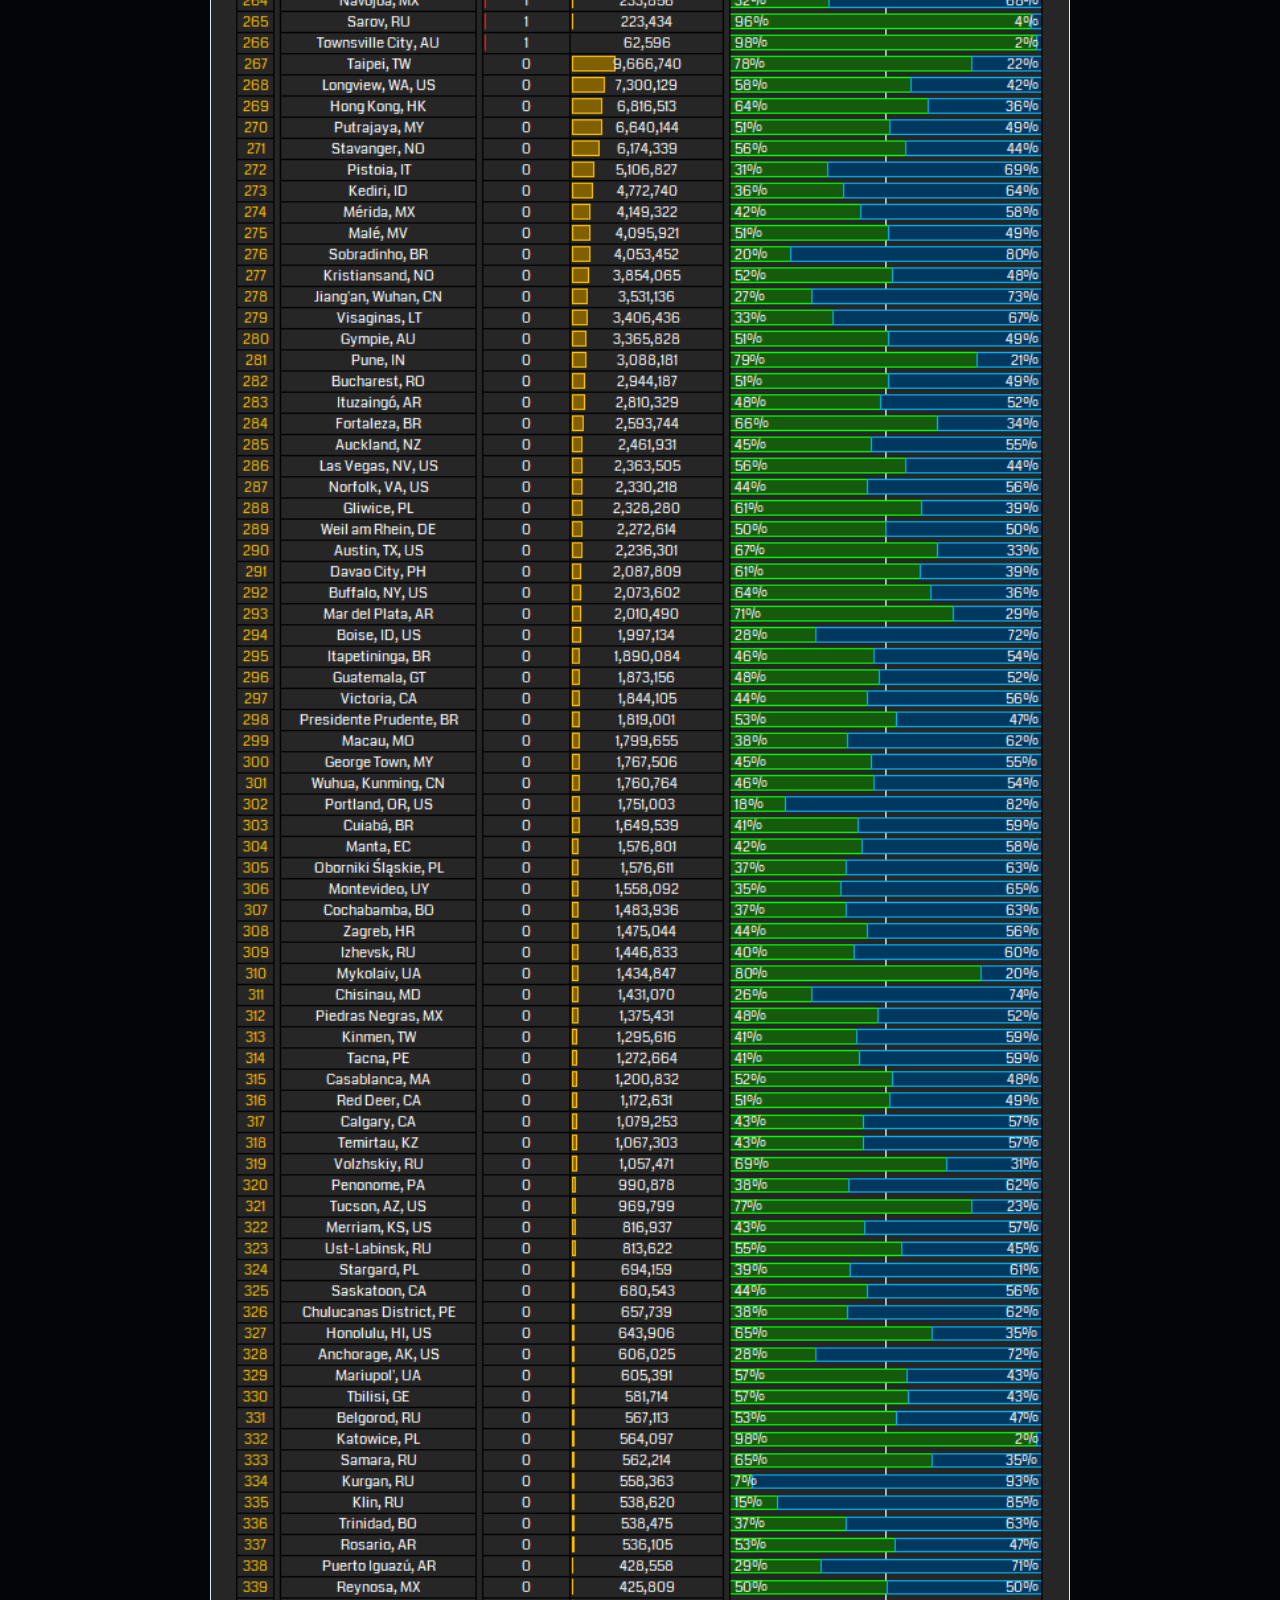
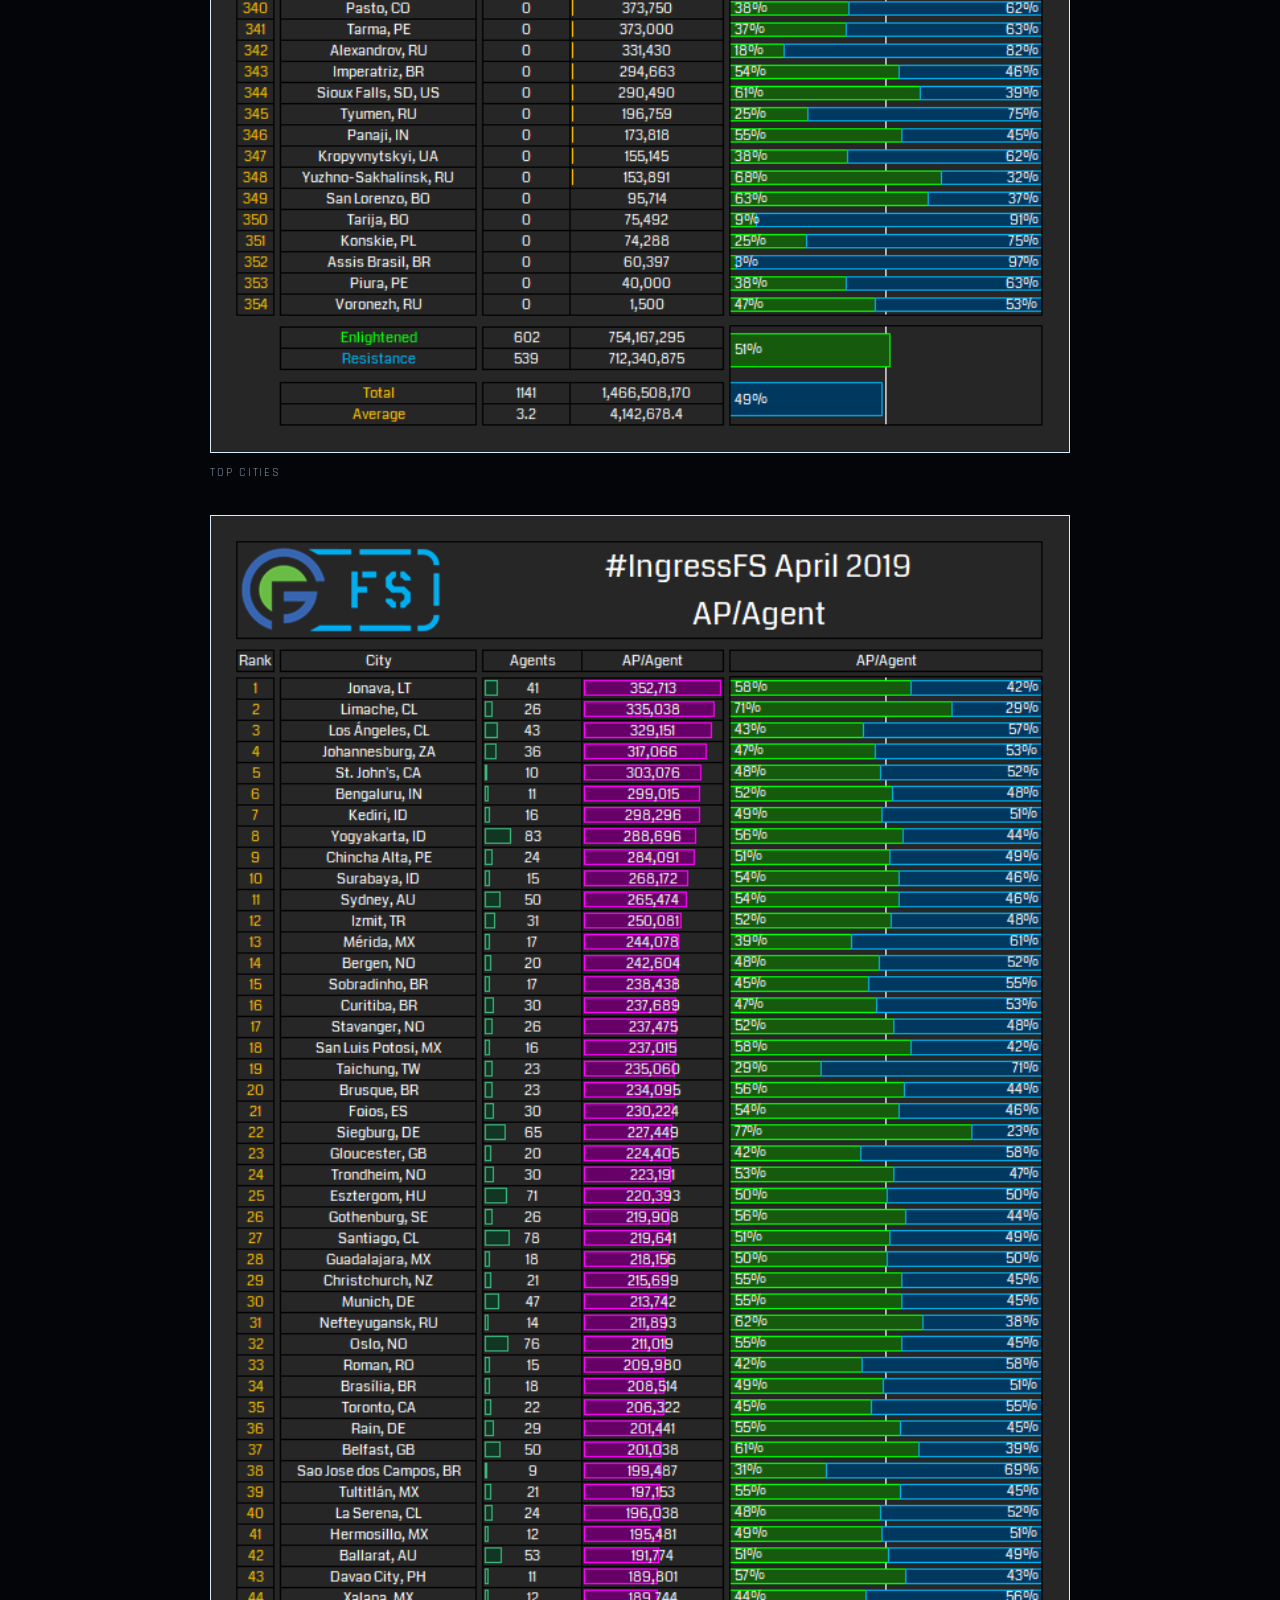
<file: archive/ifs-2019-04/index.html>
<!doctype html>
<html lang="en">
<head>
<meta charset="UTF-8">
<meta name="viewport" content="width=device-width, initial-scale=1.0">
<meta name="theme-color" content="#030509">
<title>IngressFS – April 2019 Results · 存档副本 | SZRES 深蓝社群</title>
<meta name="description" content="存档副本：Fev Games 发布的 IngressFS 2019 年 4 月全球结果（IngressFS – April 2019 Results）。">
<meta name="robots" content="noindex, nofollow">
<link rel="icon" type="image/png" href="/favicon.png">
<link rel="preconnect" href="https://fonts.googleapis.com">
<link rel="preconnect" href="https://fonts.gstatic.com" crossorigin>
<link href="https://fonts.googleapis.com/css2?family=Rajdhani:wght@500;600;700&display=swap" rel="stylesheet">
<style>
  :root {
    --bg: #030509;
    --panel: #0a1018;
    --line: rgba(0, 150, 230, .16);
    --line-strong: rgba(0, 180, 255, .35);
    --text: #c9d7e6;
    --dim: #7f92a6;
    --accent: #00c2ff;
    --font-display: "Rajdhani", "Segoe UI", "Microsoft YaHei", "PingFang SC", sans-serif;
    --font-body: "Segoe UI", "Microsoft YaHei", "PingFang SC", "Helvetica Neue", sans-serif;
  }
  * { box-sizing: border-box; }
  html { scroll-behavior: smooth; }
  body {
    margin: 0; background: var(--bg); color: var(--text);
    font-family: var(--font-body); line-height: 1.7; font-size: 16px;
    -webkit-font-smoothing: antialiased;
  }
  a { color: var(--accent); text-decoration: none; }
  a:hover { text-decoration: underline; }
  a:focus-visible { outline: 2px solid var(--accent); outline-offset: 3px; border-radius: 2px; }

  .topbar {
    position: sticky; top: 0; z-index: 10;
    display: flex; align-items: center; justify-content: space-between; gap: 16px;
    padding: 12px clamp(16px, 4vw, 40px);
    background: rgba(3, 5, 9, .88); backdrop-filter: blur(10px);
    border-bottom: 1px solid var(--line);
  }
  .brand { display: flex; align-items: center; gap: 10px; color: #fff; font-family: var(--font-display); letter-spacing: .14em; font-weight: 700; }
  .brand img { width: 26px; height: 26px; }
  .brand small { display: block; font-size: 9px; letter-spacing: .22em; color: var(--dim); font-weight: 500; }
  .back {
    font-family: var(--font-display); font-size: 13px; letter-spacing: .16em;
    border: 1px solid var(--line-strong); padding: 8px 14px; color: var(--text); white-space: nowrap;
  }
  .back:hover { border-color: var(--accent); color: #fff; text-decoration: none; }

  .wrap { width: min(860px, 100% - 40px); margin: 0 auto; padding: clamp(28px, 6vw, 56px) 0 72px; }

  .notice {
    display: flex; flex-wrap: wrap; gap: 8px 18px; align-items: baseline;
    border: 1px solid var(--line); border-left: 2px solid var(--accent);
    background: var(--panel); padding: 12px 16px; margin-bottom: 30px;
    font-size: 13px; color: var(--dim);
  }
  .notice b { color: var(--accent); font-family: var(--font-display); letter-spacing: .18em; font-size: 12px; font-weight: 600; }

  .overline { font-family: var(--font-display); font-size: 12px; letter-spacing: .22em; color: var(--accent); text-transform: uppercase; }
  h1 { font-family: var(--font-display); font-size: clamp(26px, 5vw, 40px); line-height: 1.15; margin: 10px 0 18px; color: #fff; font-weight: 700; }

  .meta { display: flex; flex-wrap: wrap; gap: 6px 22px; font-size: 13px; color: var(--dim); border-bottom: 1px solid var(--line); padding-bottom: 20px; margin-bottom: 30px; }
  .meta b { color: var(--text); font-weight: 600; }

  .body p { margin: 0 0 18px; }
  .body p:first-child { font-size: 17px; color: #dce8f4; }

  figure { margin: 32px 0 0; }
  figure a { display: block; }
  figure img { display: block; width: 100%; height: auto; border: 1px solid var(--line); background: #fff; }
  figcaption { margin-top: 10px; font-family: var(--font-display); font-size: 12px; letter-spacing: .16em; color: var(--dim); text-transform: uppercase; }

  footer { margin-top: 48px; border-top: 1px solid var(--line); padding-top: 22px; font-size: 13px; color: var(--dim); }
  footer p { margin: 0 0 8px; }
</style>
</head>
<body>
<header class="topbar">
  <a class="brand" href="/"><img src="/images/resistance-mark.webp" alt="">SZRES<small>SHENZHEN RESISTANCE</small></a>
  <a class="back" href="/memories/#year-2019">← 返回回忆档案</a>
</header>

<main class="wrap">
  <div class="notice">
    <b>ARCHIVED COPY · 存档副本</b>
    <span>本页为 Fev Games 原文的本地存档，内容与图片均来自原站，版权归原作者所有。</span>
  </div>

  <div class="overline">Ingress First Saturday // April 2019</div>
  <h1>IngressFS – April 2019 Results</h1>

  <div class="meta">
    <span>来源 <b>Fev Games</b></span>
    <span>原文 <a href="https://fevgames.net/ifs-04-2019/" target="_blank" rel="noopener noreferrer">fevgames.net/ifs-04-2019/</a></span>
    <span>存档于 <b>2026-11-03</b></span>
  </div>

  <div class="body">
    <p>12,384 Agents from 354 cities in 70 countries earned 1.467 Billion AP, gained 1,141 levels and walked 38,044 km during April’s First Saturday events around the world.</p>
    <p>This month, the Enlightened had the most agents (+70), most levels gained (+63), most AP earned (+41.8m), most AP per agent (+5.4k), most KM walked (+460) and most KM per agent (+0.04)</p>
  </div>

  <figure>
    <a href="Full-Results-1.png" target="_blank" rel="noopener"><img src="Full-Results-1.png" alt="Full results for IngressFS April 2019" width="781" height="5890" loading="lazy" decoding="async"></a>
    <figcaption>Full Results</figcaption>
  </figure>

  <figure>
    <a href="Top-Cities.png" target="_blank" rel="noopener"><img src="Top-Cities.png" alt="Top cities for IngressFS April 2019" width="649" height="5890" loading="lazy" decoding="async"></a>
    <figcaption>Top Cities</figcaption>
  </figure>

  <figure>
    <a href="AP-Agent.png" target="_blank" rel="noopener"><img src="AP-Agent.png" alt="AP per agent for IngressFS April 2019" width="649" height="5890" loading="lazy" decoding="async"></a>
    <figcaption>AP per Agent</figcaption>
  </figure>

  <figure>
    <a href="Km-Walked.png" target="_blank" rel="noopener"><img src="Km-Walked.png" alt="Kilometres walked for IngressFS April 2019" width="649" height="5730" loading="lazy" decoding="async"></a>
    <figcaption>KM Walked</figcaption>
  </figure>

  <footer>
    <p>原文 © Fev Games，页面内容与图片版权归原作者所有，此处仅作社群历史存档之用。</p>
    <p>如原文有更新或需要移除，请通过 <a href="https://t.me/szres" target="_blank" rel="noopener noreferrer">Telegram @szres</a> 联系我们。</p>
    <p><a href="/memories/#year-2019">← 返回 2019–2021 回忆档案</a></p>
  </footer>
</main>
</body>
</html>
</file>
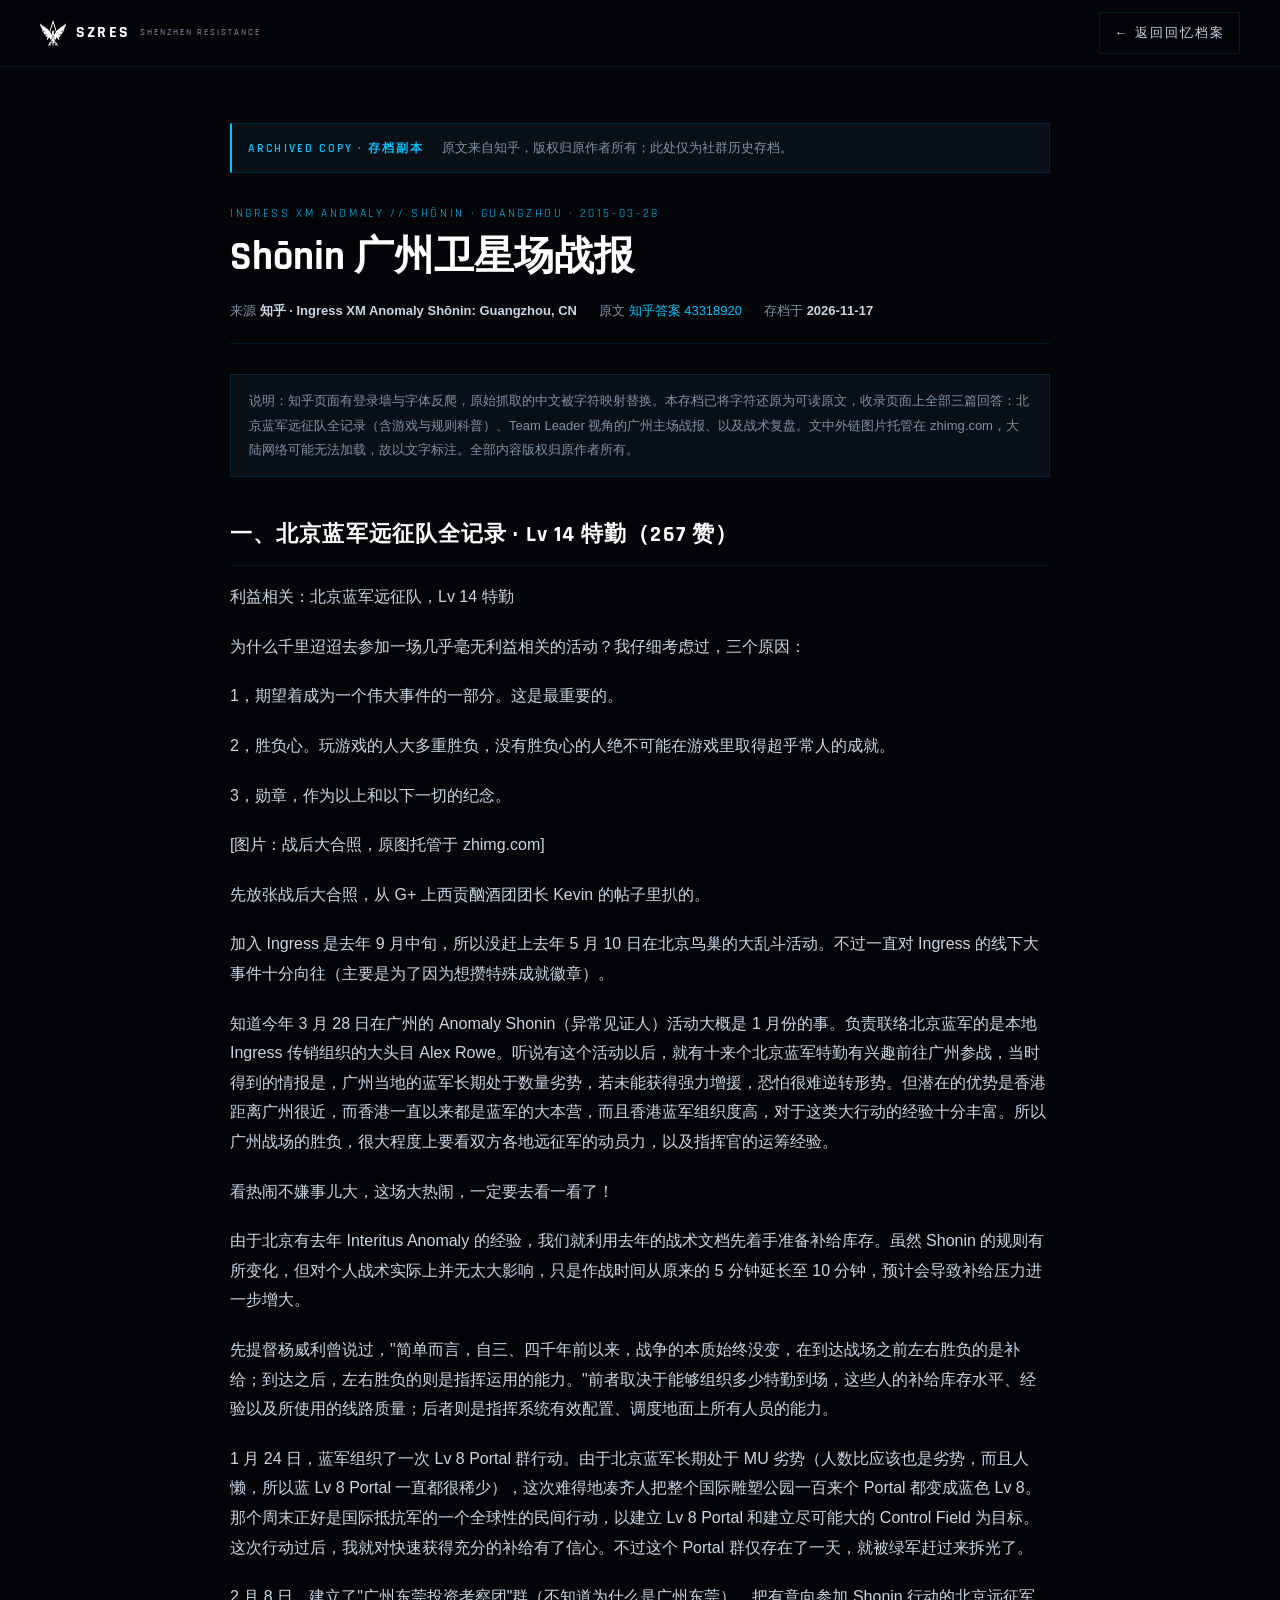
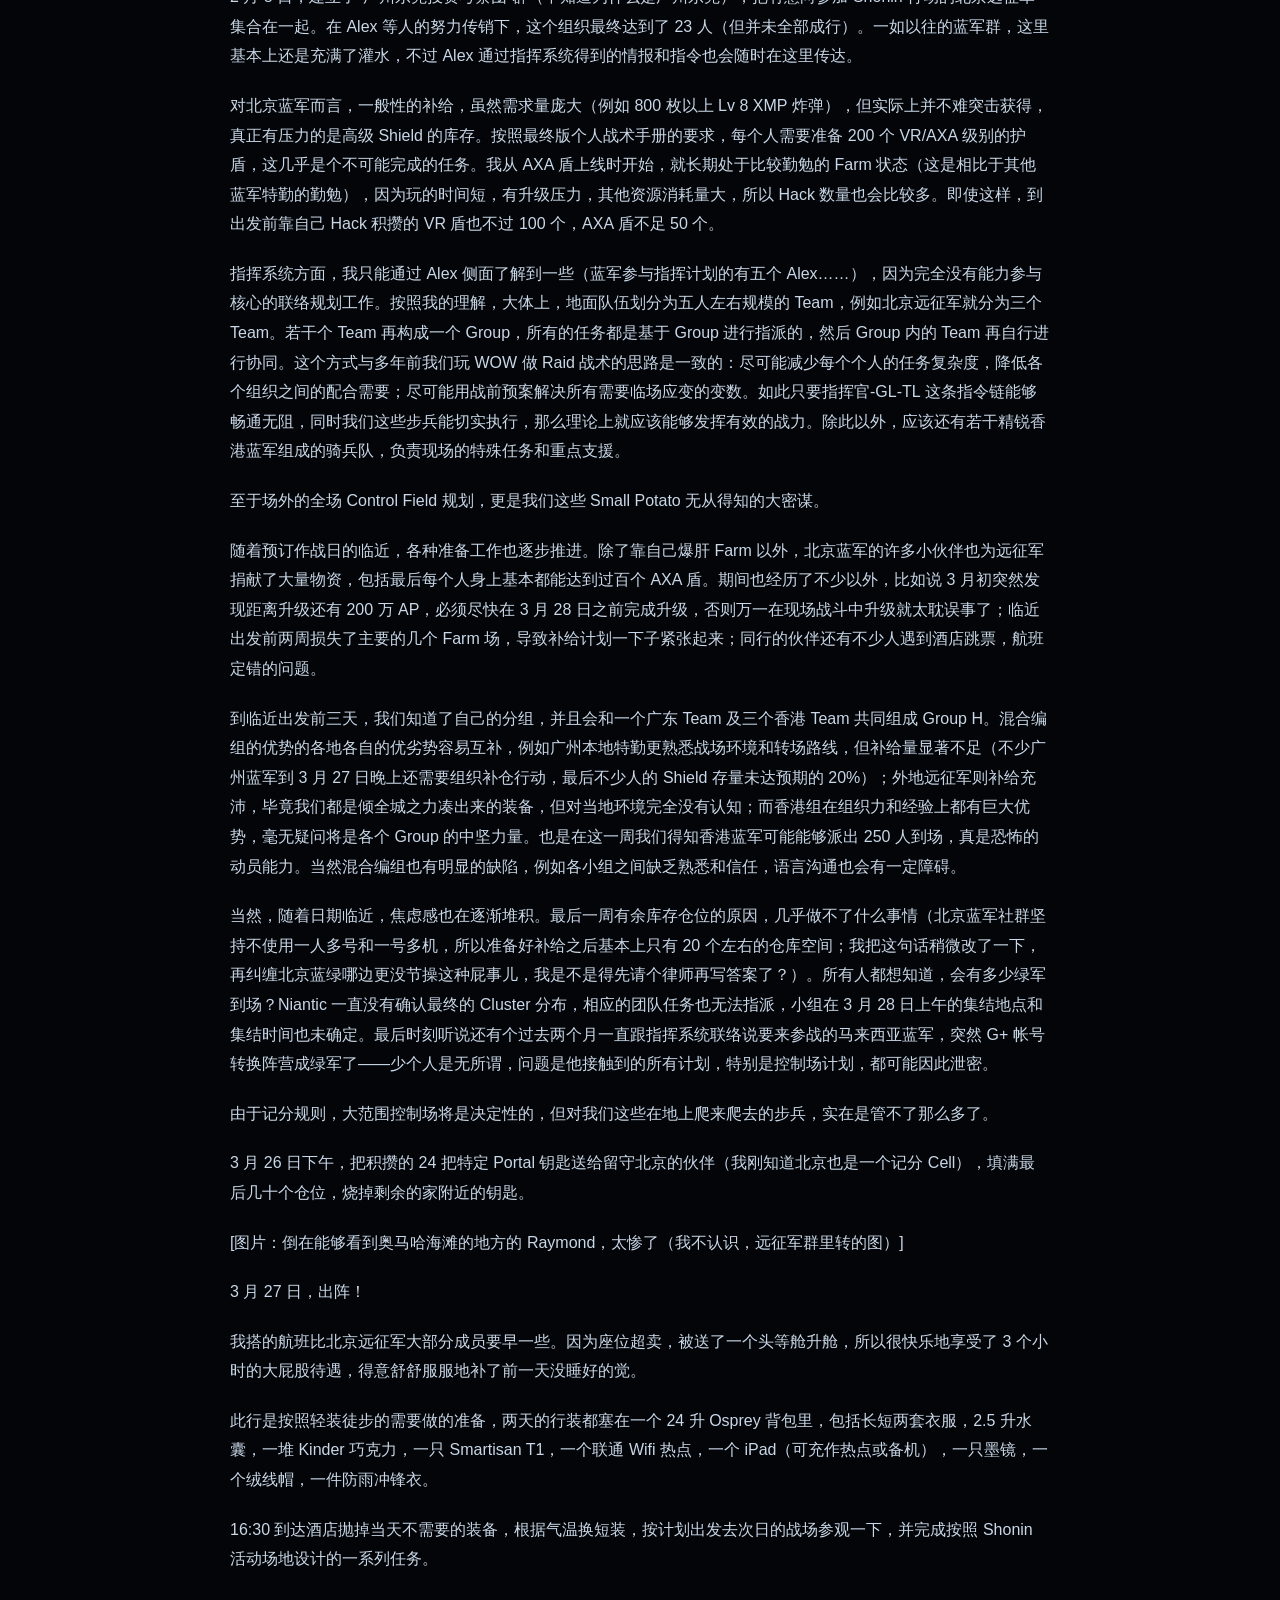
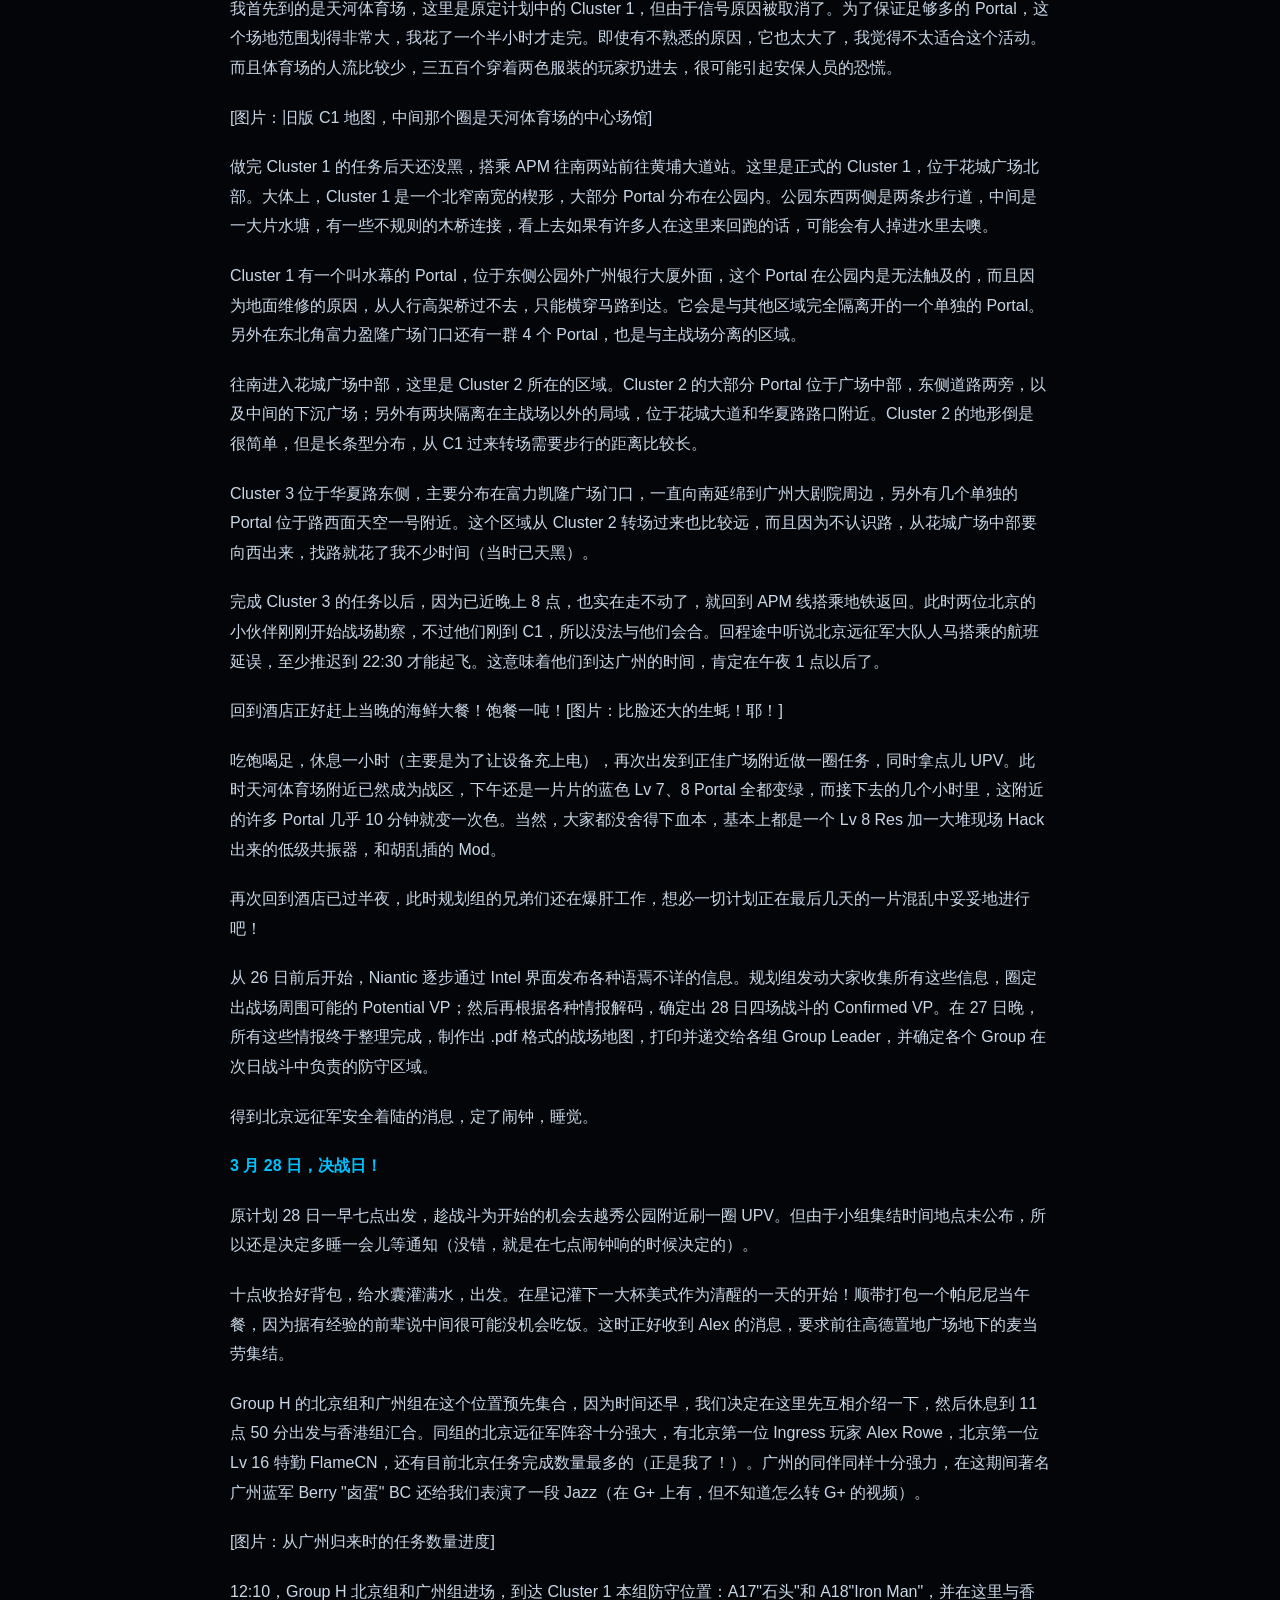
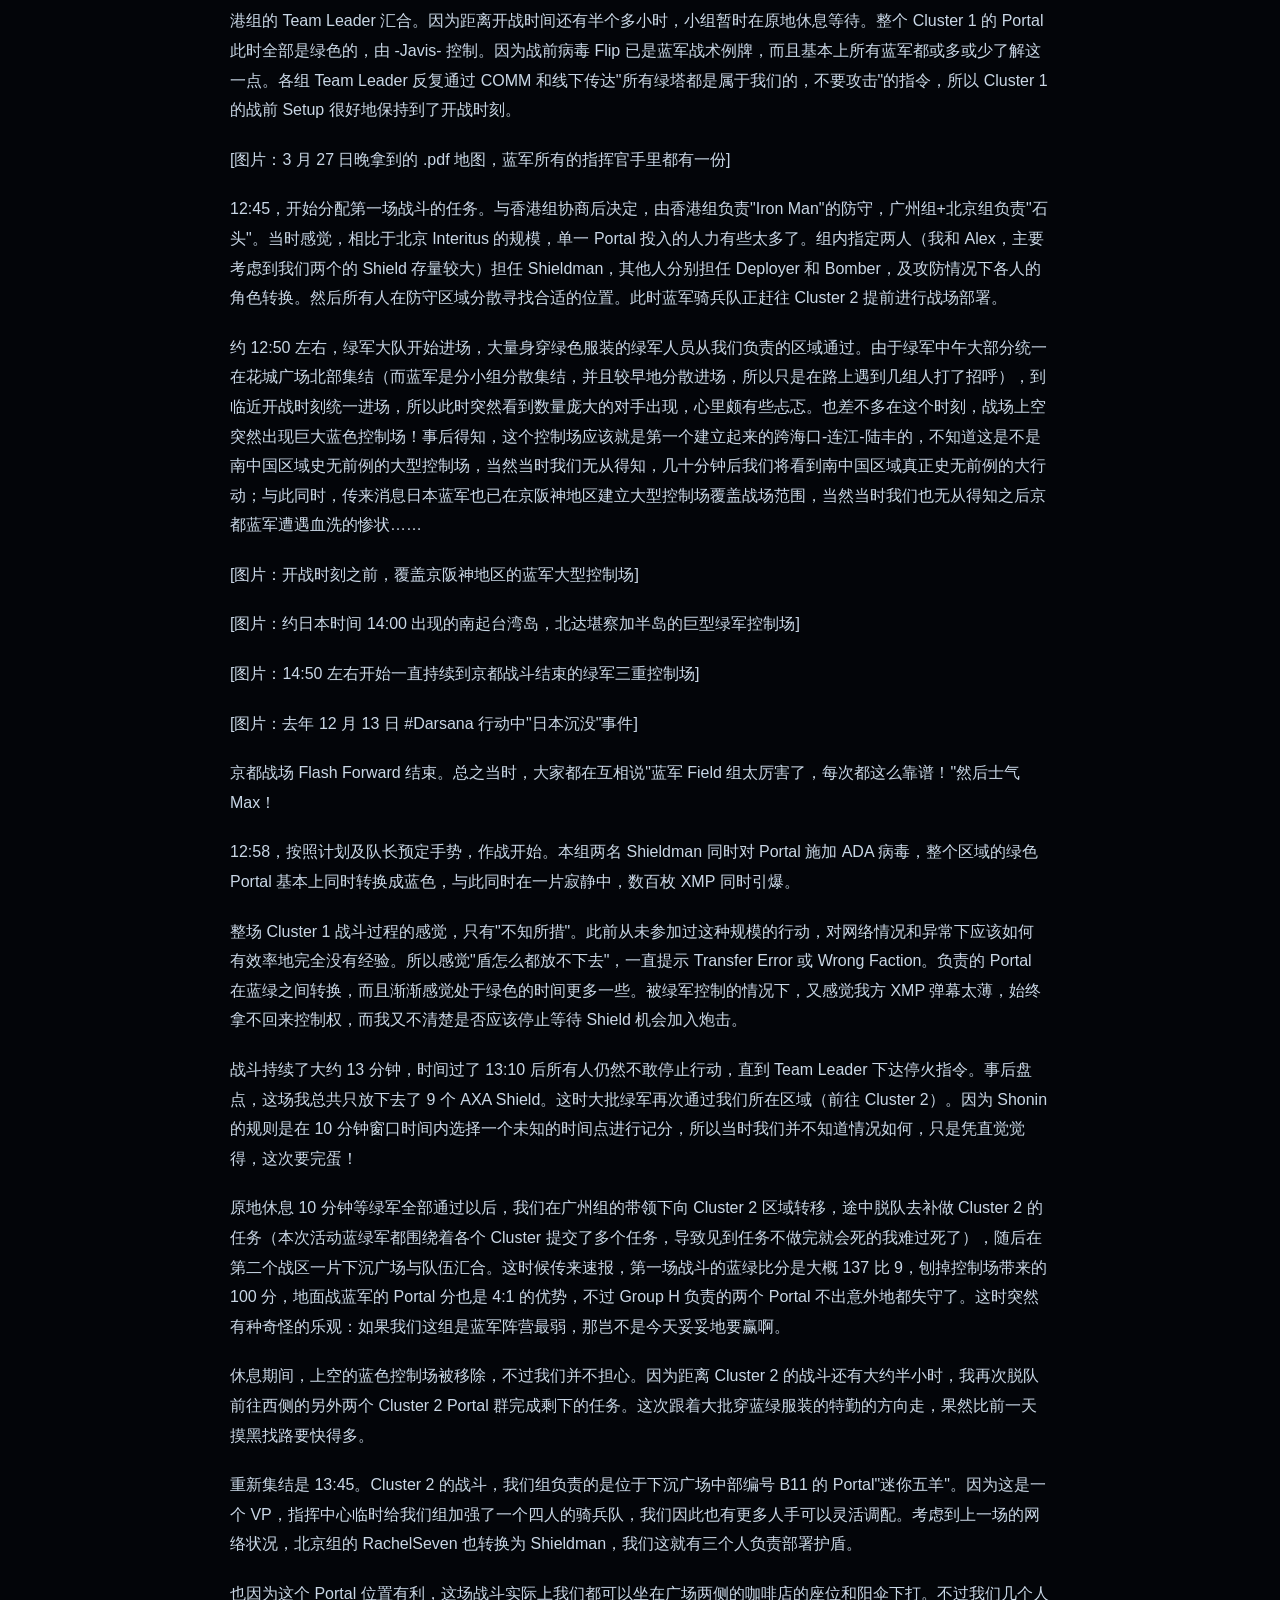
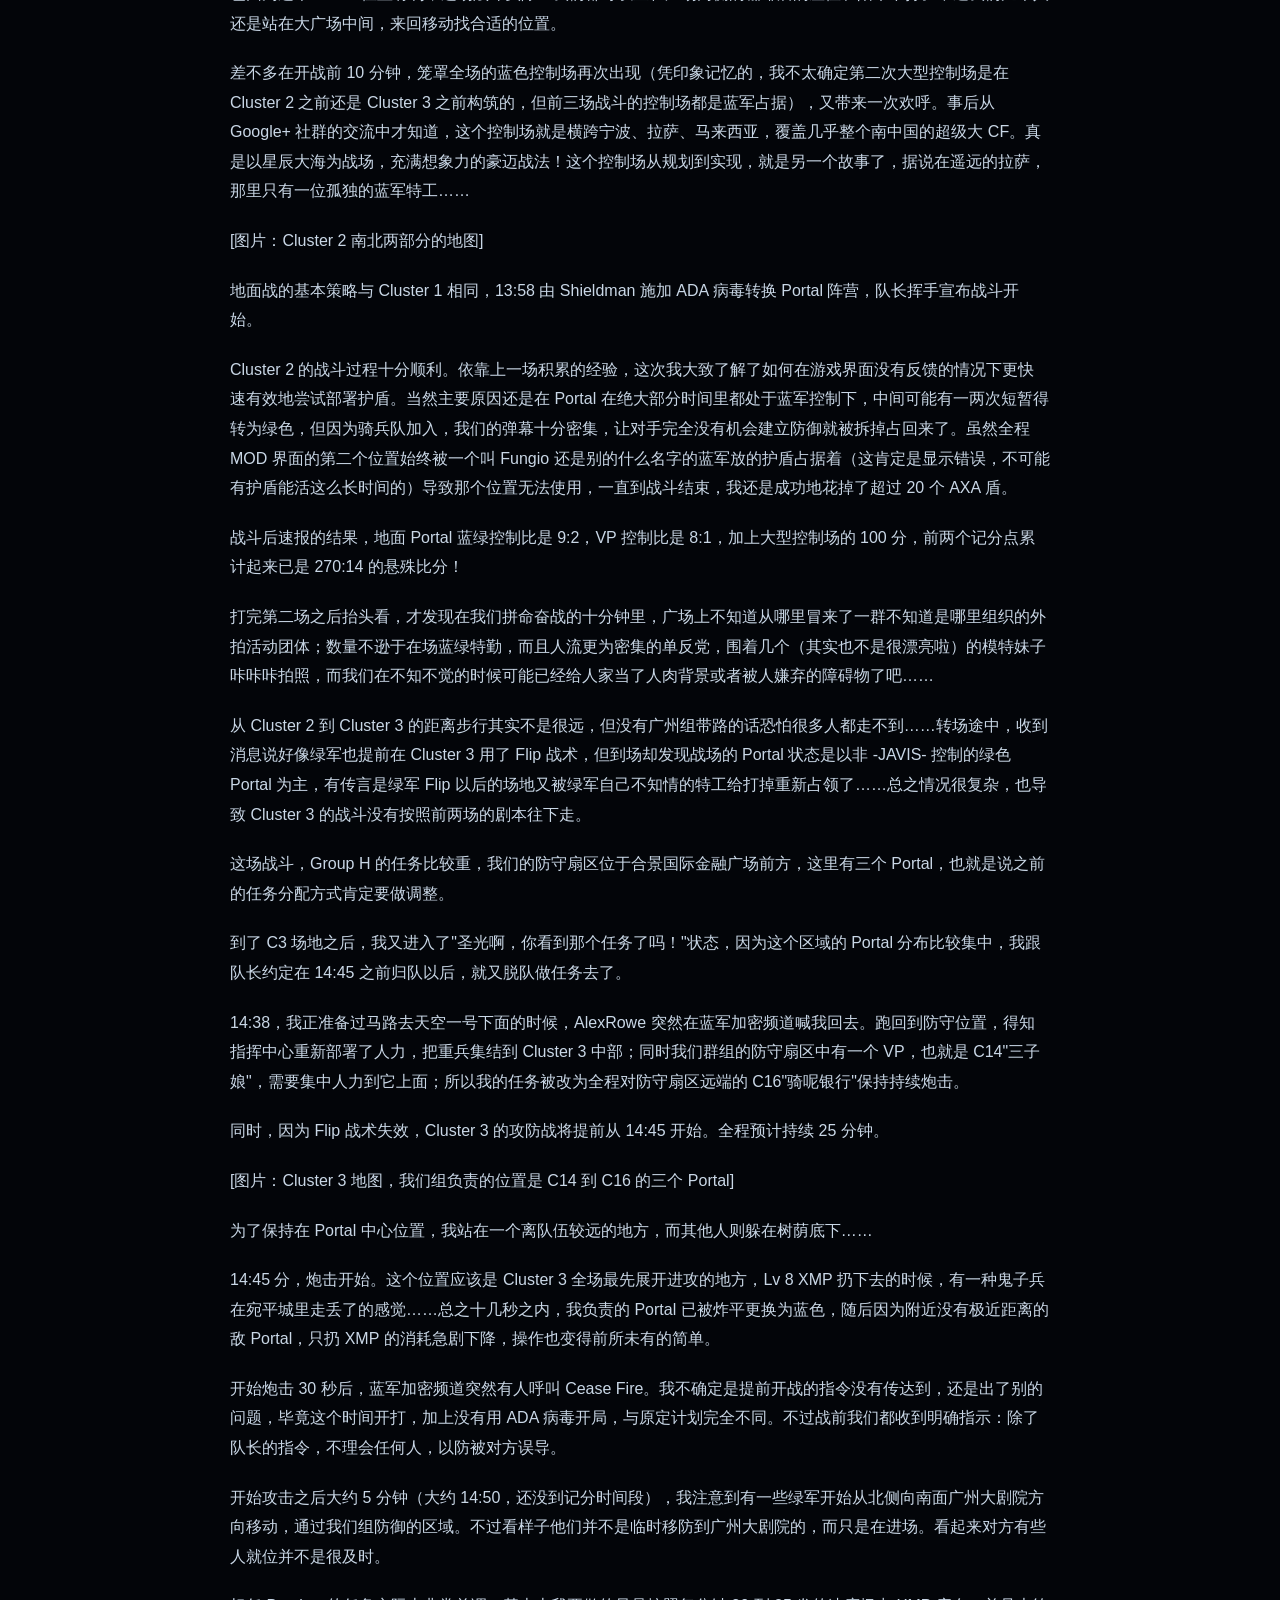
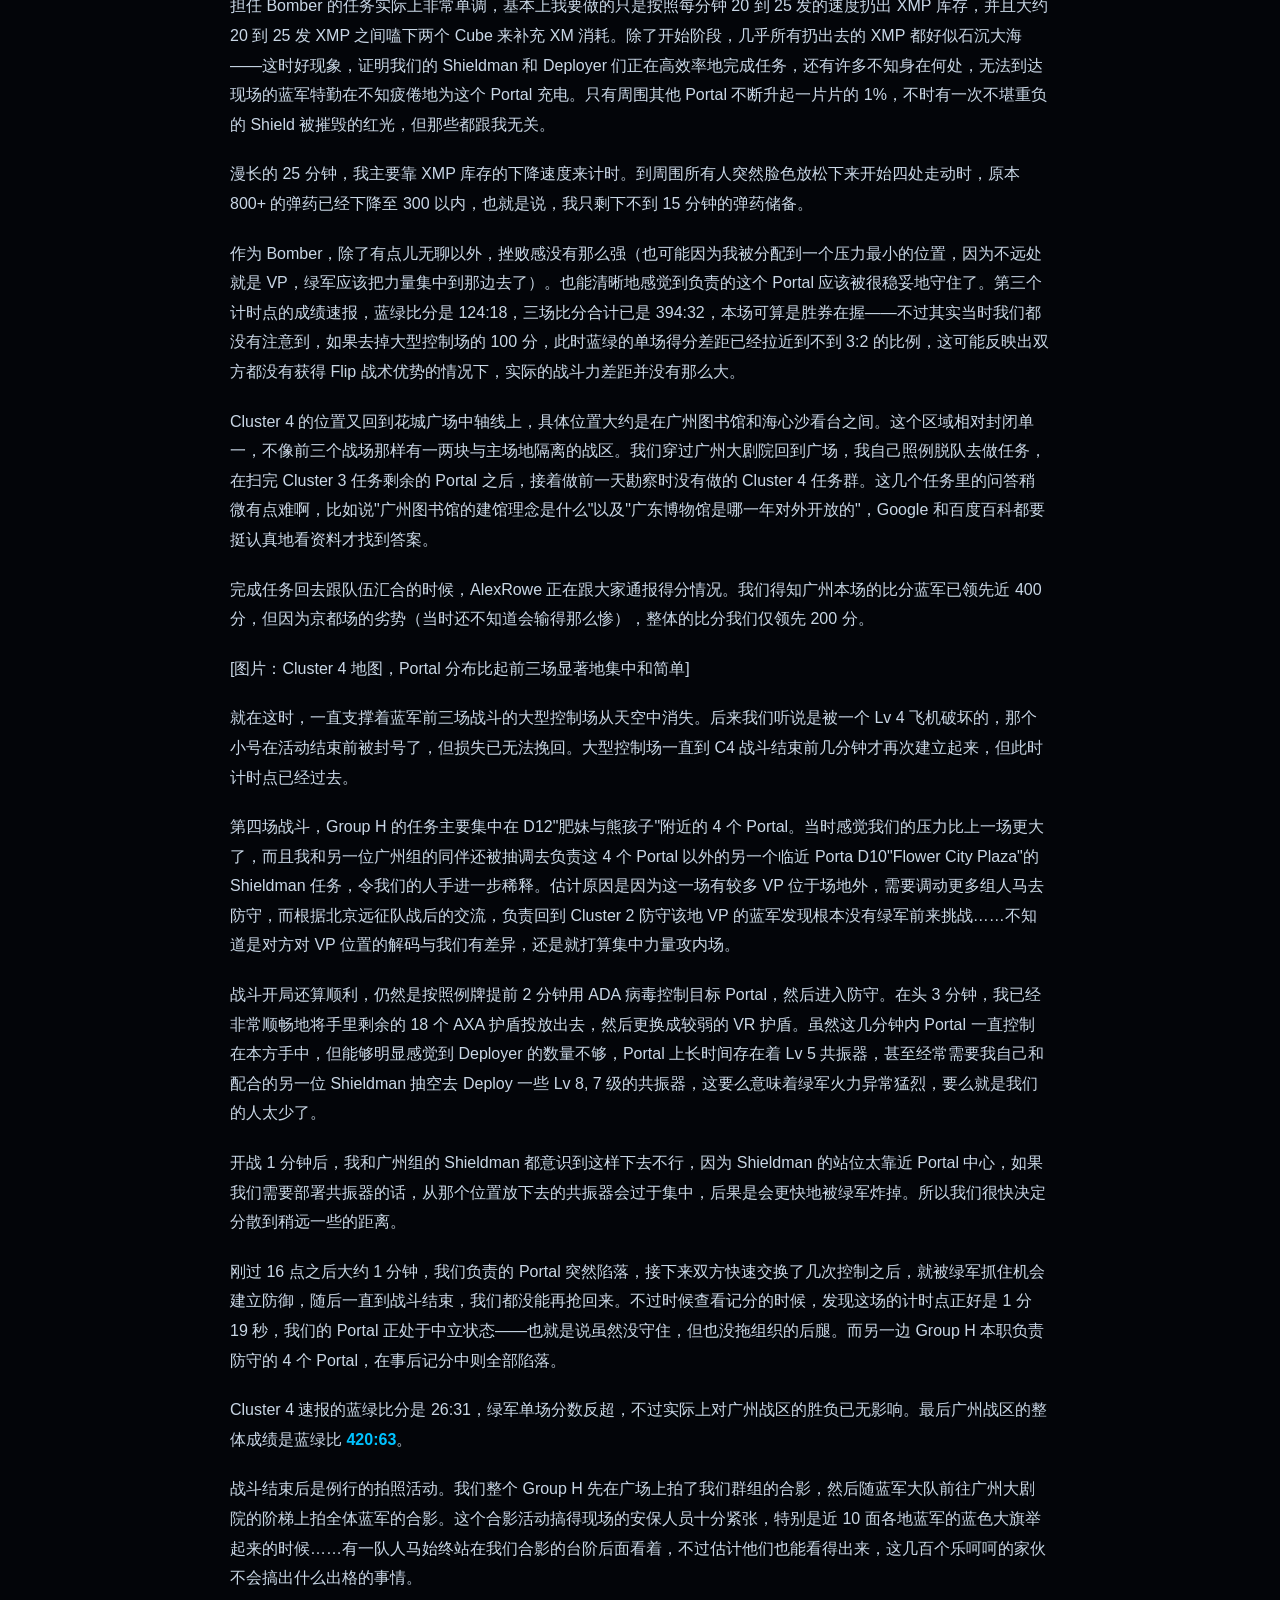
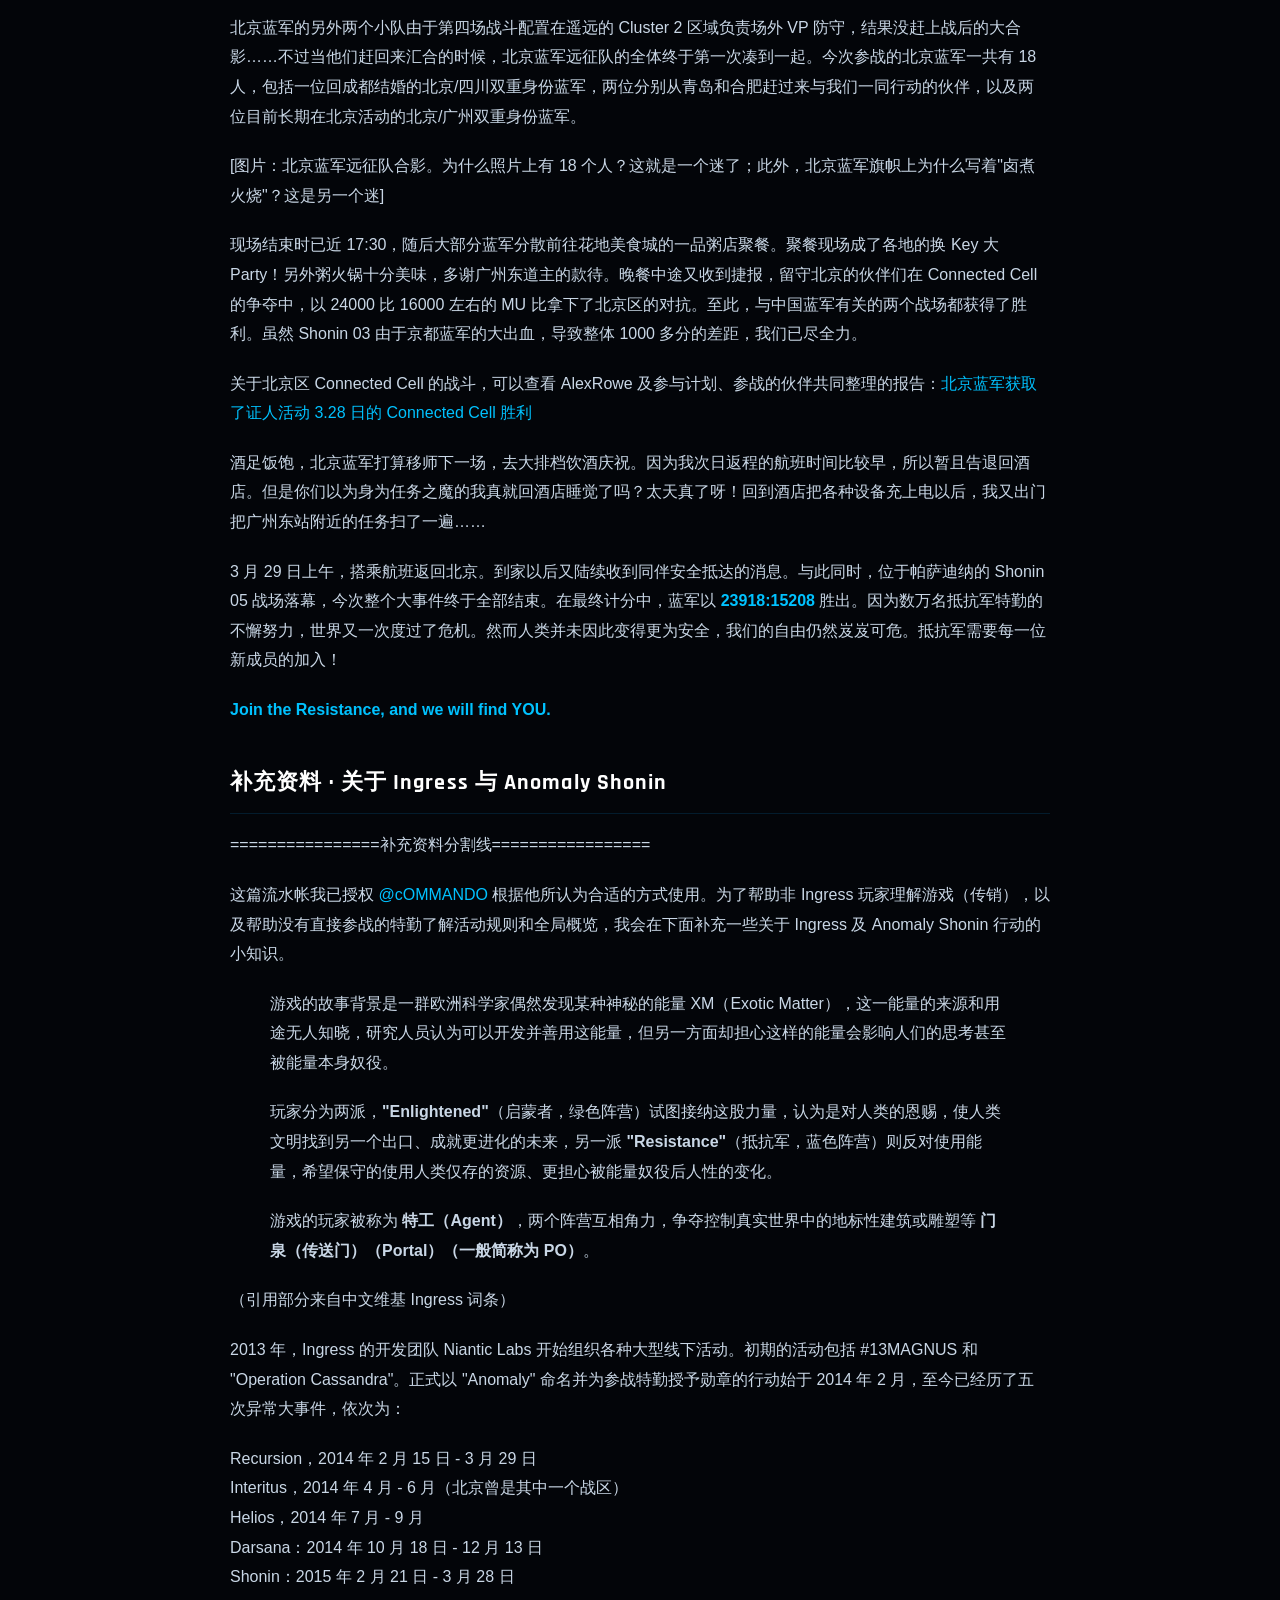
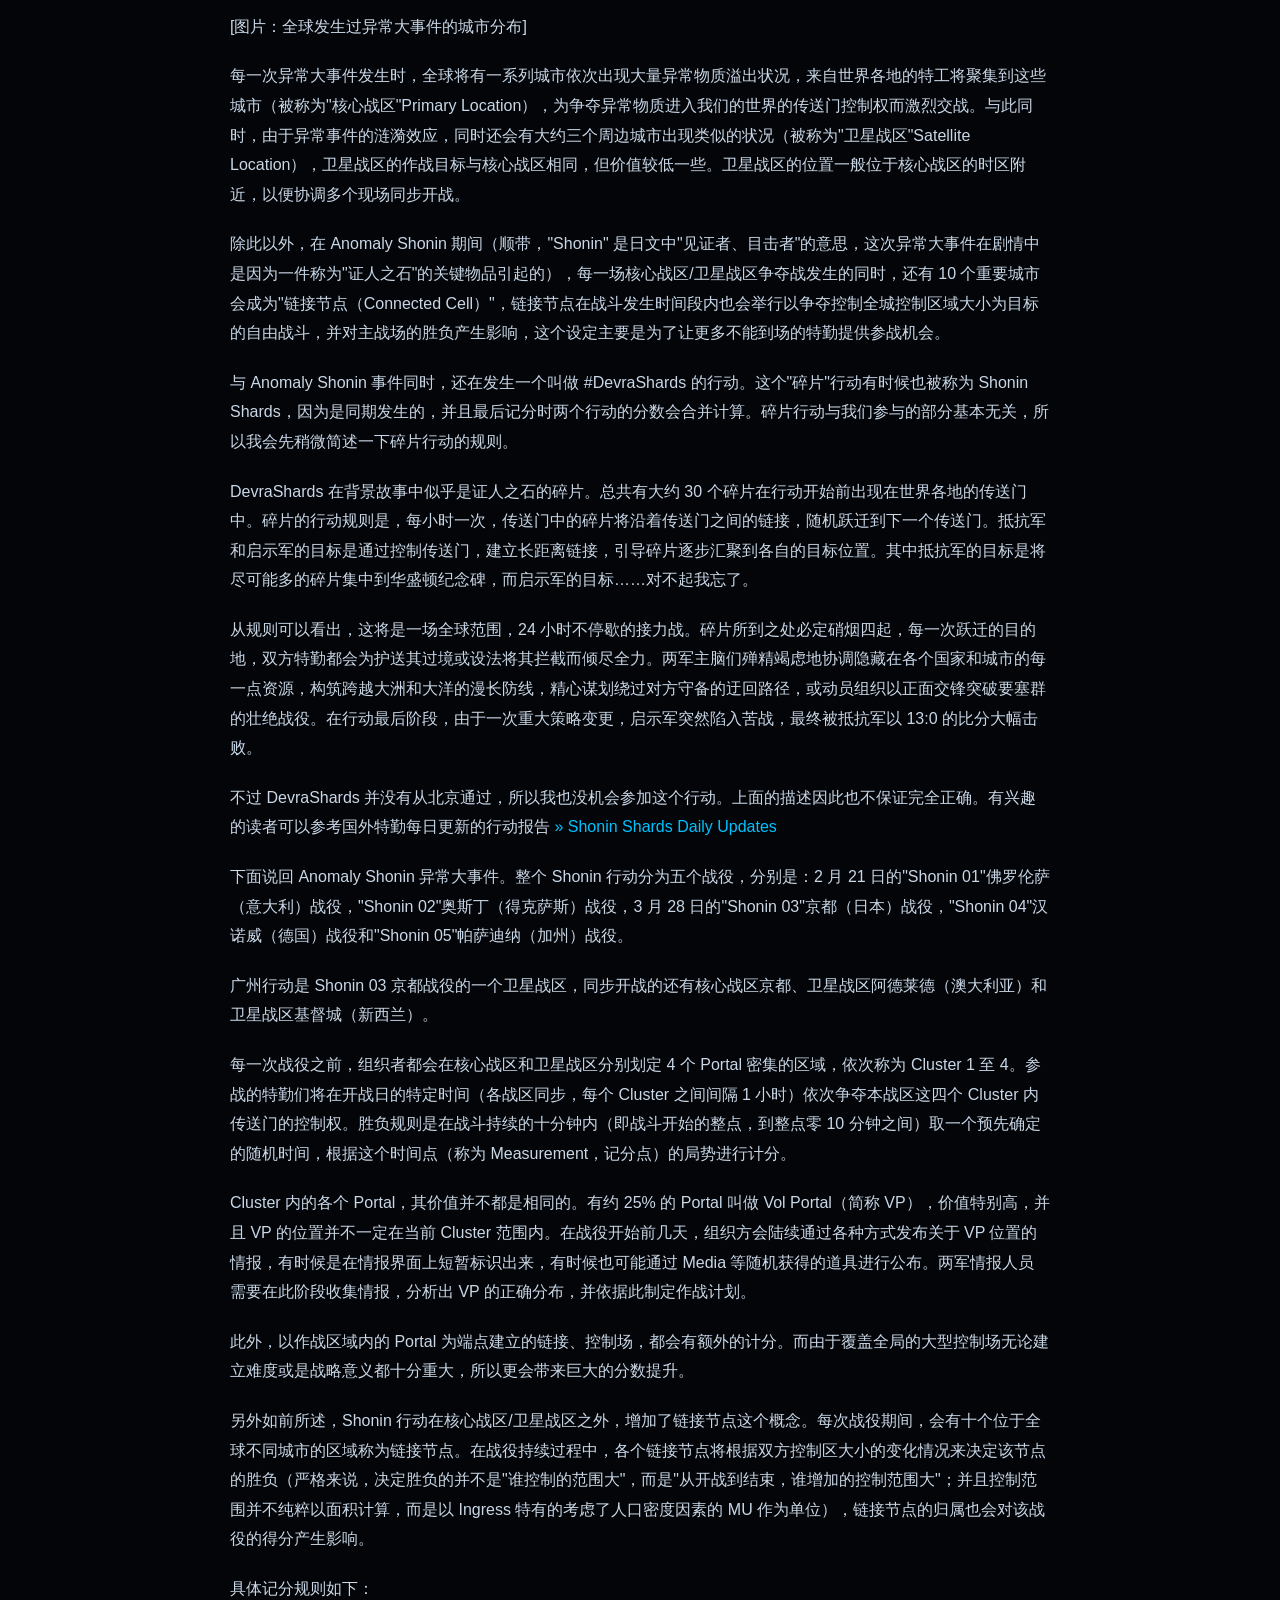
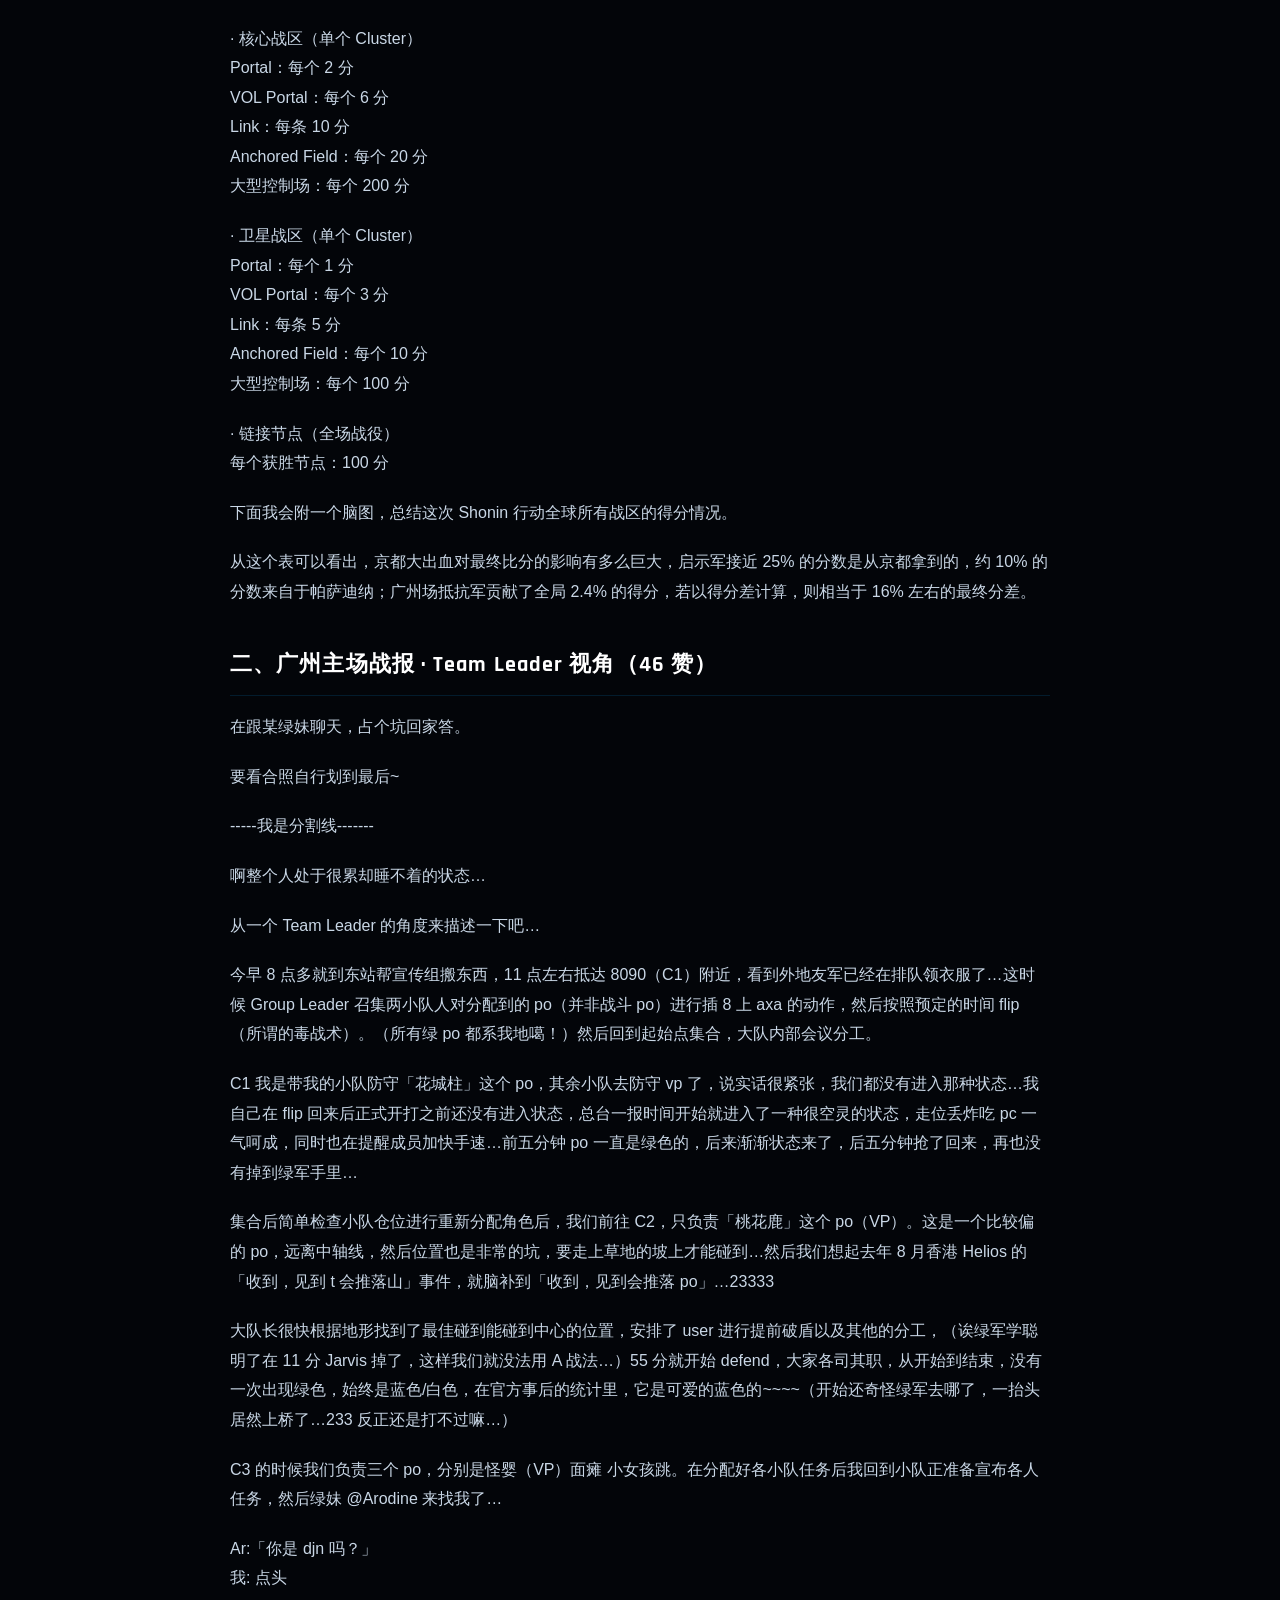
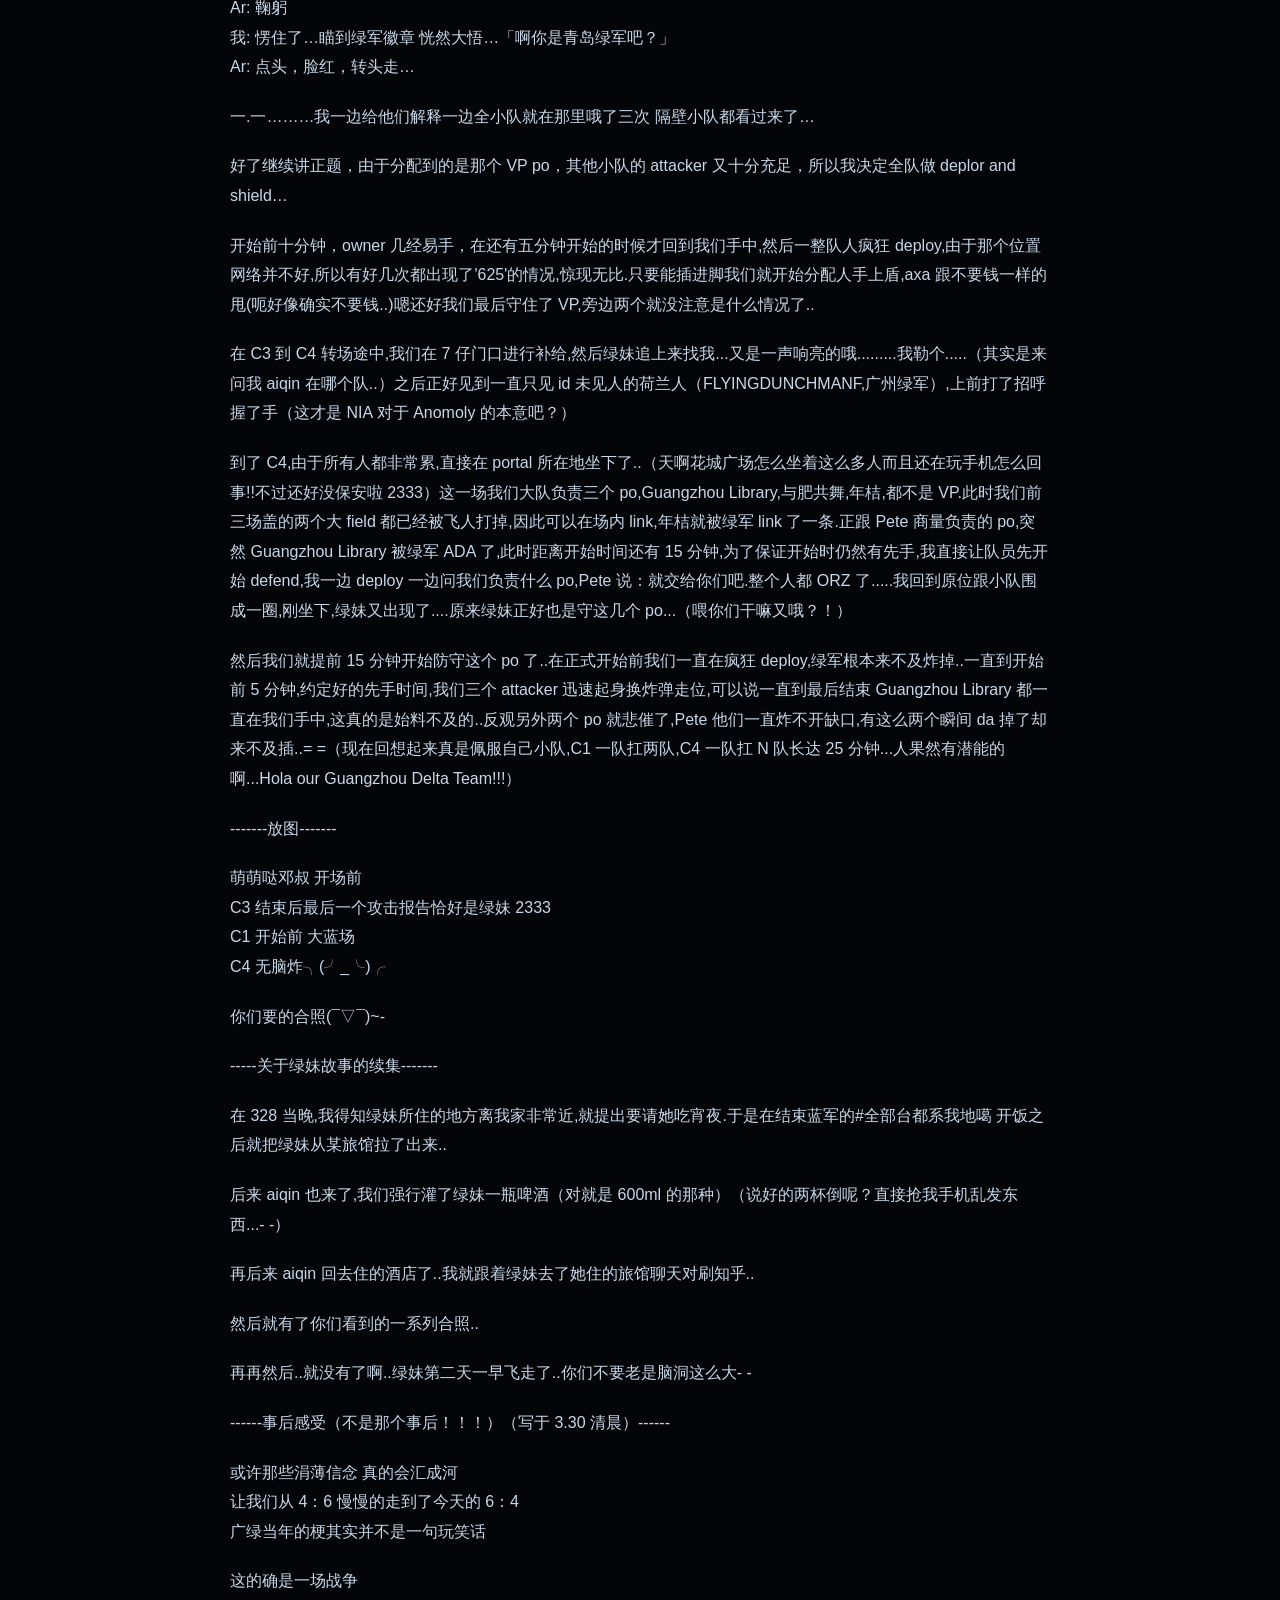
<file: archive/zhihu-shonin-2015/index.html>
<!doctype html>
<html lang="zh-CN">
<head>
<meta charset="UTF-8">
<meta name="viewport" content="width=device-width, initial-scale=1.0">
<meta name="theme-color" content="#030509">
<title>Shōnin 广州卫星场战报存档 · 2015-03-28 | SZRES 深蓝社群</title>
<meta name="description" content="存档副本：知乎 Ingress XM Anomaly Shōnin: Guangzhou 问题下的广州主场战报，含 420:63 比分与战术复盘。">
<meta name="robots" content="noindex, nofollow">
<link rel="icon" type="image/png" href="/favicon.png">
<link rel="preconnect" href="https://fonts.googleapis.com">
<link rel="preconnect" href="https://fonts.gstatic.com" crossorigin>
<link href="https://fonts.googleapis.com/css2?family=Rajdhani:wght@500;600;700&display=swap" rel="stylesheet">
<style>
  :root { --bg:#030509; --panel:#0a1018; --line:rgba(0,150,230,.16); --accent:#00c2ff; --text:#c9d7e6; --dim:#7f92a6; --font-display:"Rajdhani","Segoe UI","Microsoft YaHei","PingFang SC",sans-serif; --font-body:"Segoe UI","Microsoft YaHei","PingFang SC","Helvetica Neue",sans-serif; }
  * { box-sizing:border-box; }
  body { margin:0; background:var(--bg); color:var(--text); font-family:var(--font-body); line-height:1.85; font-size:16px; -webkit-font-smoothing:antialiased; }
  a { color:var(--accent); text-decoration:none; }
  a:hover { text-decoration:underline; }
  a:focus-visible { outline:2px solid var(--accent); outline-offset:3px; }
  .topbar { position:sticky; top:0; z-index:10; display:flex; align-items:center; justify-content:space-between; gap:16px; padding:12px clamp(16px,4vw,40px); background:rgba(3,5,9,.88); backdrop-filter:blur(10px); border-bottom:1px solid var(--line); }
  .brand { display:flex; align-items:center; gap:10px; color:#fff; font-family:var(--font-display); letter-spacing:.14em; font-weight:700; }
  .brand img { width:26px; height:26px; }
  .brand small { display:block; font-size:9px; letter-spacing:.22em; color:var(--dim); font-weight:500; }
  .back { font-family:var(--font-display); font-size:13px; letter-spacing:.16em; border:1px solid var(--line); padding:8px 14px; color:var(--text); white-space:nowrap; }
  .back:hover { border-color:var(--accent); color:#fff; text-decoration:none; }
  .wrap { width:min(820px,100% - 40px); margin:0 auto; padding:clamp(28px,6vw,56px) 0 72px; }
  .notice { display:flex; flex-wrap:wrap; gap:8px 18px; align-items:baseline; border:1px solid var(--line); border-left:2px solid var(--accent); background:var(--panel); padding:12px 16px; margin-bottom:30px; font-size:13px; color:var(--dim); }
  .notice b { color:var(--accent); font-family:var(--font-display); letter-spacing:.18em; font-size:12px; font-weight:600; }
  .overline { font-family:var(--font-display); font-size:12px; letter-spacing:.22em; color:var(--accent); text-transform:uppercase; }
  h1 { font-family:var(--font-display); font-size:clamp(26px,5vw,40px); line-height:1.15; margin:10px 0 18px; color:#fff; font-weight:700; }
  .meta { display:flex; flex-wrap:wrap; gap:6px 22px; font-size:13px; color:var(--dim); border-bottom:1px solid var(--line); padding-bottom:20px; margin-bottom:30px; }
  .meta b { color:var(--text); font-weight:600; }
  .body p { margin:0 0 20px; }
  .body h2 { font-family:var(--font-display); font-size:22px; letter-spacing:.05em; color:#fff; margin:38px 0 16px; padding-bottom:10px; border-bottom:1px solid var(--line); }
  .body .sign { color:var(--accent); font-weight:600; }
  .callout { border:1px solid var(--line); background:var(--panel); padding:14px 18px; margin:0 0 28px; font-size:13px; color:var(--dim); }
  footer { margin-top:52px; border-top:1px solid var(--line); padding-top:22px; font-size:13px; color:var(--dim); }
  footer p { margin:0 0 8px; }
</style>
</head>
<body>
<header class="topbar">
  <a class="brand" href="/"><img src="/images/resistance-mark.webp" alt="">SZRES<small>SHENZHEN RESISTANCE</small></a>
  <a class="back" href="/memories/#year-2015">← 返回回忆档案</a>
</header>

<main class="wrap">
  <div class="notice">
    <b>ARCHIVED COPY · 存档副本</b>
    <span>原文来自知乎，版权归原作者所有；此处仅为社群历史存档。</span>
  </div>

  <div class="overline">Ingress XM Anomaly // Shōnin · Guangzhou · 2015-03-28</div>
  <h1>Shōnin 广州卫星场战报</h1>

  <div class="meta">
    <span>来源 <b>知乎 · Ingress XM Anomaly Shōnin: Guangzhou, CN</b></span>
    <span>原文 <a href="https://www.zhihu.com/question/29083987/answer/43318920" target="_blank" rel="noopener noreferrer">知乎答案 43318920</a></span>
    <span>存档于 <b>2026-11-17</b></span>
  </div>

  <div class="callout">
    说明：知乎页面有登录墙与字体反爬，原始抓取的中文被字符映射替换。本存档已将字符还原为可读原文，收录页面上全部三篇回答：北京蓝军远征队全记录（含游戏与规则科普）、Team Leader 视角的广州主场战报、以及战术复盘。文中外链图片托管在 zhimg.com，大陆网络可能无法加载，故以文字标注。全部内容版权归原作者所有。
  </div>

  <div class="body">
    <h2>一、北京蓝军远征队全记录 · Lv 14 特勤（267 赞）</h2>

    <p>利益相关：北京蓝军远征队，Lv 14 特勤</p>

    <p>为什么千里迢迢去参加一场几乎毫无利益相关的活动？我仔细考虑过，三个原因：</p>
    <p>1，期望着成为一个伟大事件的一部分。这是最重要的。</p>
    <p>2，胜负心。玩游戏的人大多重胜负，没有胜负心的人绝不可能在游戏里取得超乎常人的成就。</p>
    <p>3，勋章，作为以上和以下一切的纪念。</p>

    <p>[图片：战后大合照，原图托管于 zhimg.com]</p>
    <p>先放张战后大合照，从 G+ 上西贡酗酒团团长 Kevin 的帖子里扒的。</p>

    <p>加入 Ingress 是去年 9 月中旬，所以没赶上去年 5 月 10 日在北京鸟巢的大乱斗活动。不过一直对 Ingress 的线下大事件十分向往（主要是为了因为想攒特殊成就徽章）。</p>

    <p>知道今年 3 月 28 日在广州的 Anomaly Shonin（异常见证人）活动大概是 1 月份的事。负责联络北京蓝军的是本地 Ingress 传销组织的大头目 Alex Rowe。听说有这个活动以后，就有十来个北京蓝军特勤有兴趣前往广州参战，当时得到的情报是，广州当地的蓝军长期处于数量劣势，若未能获得强力增援，恐怕很难逆转形势。但潜在的优势是香港距离广州很近，而香港一直以来都是蓝军的大本营，而且香港蓝军组织度高，对于这类大行动的经验十分丰富。所以广州战场的胜负，很大程度上要看双方各地远征军的动员力，以及指挥官的运筹经验。</p>

    <p>看热闹不嫌事儿大，这场大热闹，一定要去看一看了！</p>

    <p>由于北京有去年 Interitus Anomaly 的经验，我们就利用去年的战术文档先着手准备补给库存。虽然 Shonin 的规则有所变化，但对个人战术实际上并无太大影响，只是作战时间从原来的 5 分钟延长至 10 分钟，预计会导致补给压力进一步增大。</p>

    <p>先提督杨威利曾说过，"简单而言，自三、四千年前以来，战争的本质始终没变，在到达战场之前左右胜负的是补给；到达之后，左右胜负的则是指挥运用的能力。"前者取决于能够组织多少特勤到场，这些人的补给库存水平、经验以及所使用的线路质量；后者则是指挥系统有效配置、调度地面上所有人员的能力。</p>

    <p>1 月 24 日，蓝军组织了一次 Lv 8 Portal 群行动。由于北京蓝军长期处于 MU 劣势（人数比应该也是劣势，而且人懒，所以蓝 Lv 8 Portal 一直都很稀少），这次难得地凑齐人把整个国际雕塑公园一百来个 Portal 都变成蓝色 Lv 8。那个周末正好是国际抵抗军的一个全球性的民间行动，以建立 Lv 8 Portal 和建立尽可能大的 Control Field 为目标。这次行动过后，我就对快速获得充分的补给有了信心。不过这个 Portal 群仅存在了一天，就被绿军赶过来拆光了。</p>

    <p>2 月 8 日，建立了"广州东莞投资考察团"群（不知道为什么是广州东莞），把有意向参加 Shonin 行动的北京远征军集合在一起。在 Alex 等人的努力传销下，这个组织最终达到了 23 人（但并未全部成行）。一如以往的蓝军群，这里基本上还是充满了灌水，不过 Alex 通过指挥系统得到的情报和指令也会随时在这里传达。</p>

    <p>对北京蓝军而言，一般性的补给，虽然需求量庞大（例如 800 枚以上 Lv 8 XMP 炸弹），但实际上并不难突击获得，真正有压力的是高级 Shield 的库存。按照最终版个人战术手册的要求，每个人需要准备 200 个 VR/AXA 级别的护盾，这几乎是个不可能完成的任务。我从 AXA 盾上线时开始，就长期处于比较勤勉的 Farm 状态（这是相比于其他蓝军特勤的勤勉），因为玩的时间短，有升级压力，其他资源消耗量大，所以 Hack 数量也会比较多。即使这样，到出发前靠自己 Hack 积攒的 VR 盾也不过 100 个，AXA 盾不足 50 个。</p>

    <p>指挥系统方面，我只能通过 Alex 侧面了解到一些（蓝军参与指挥计划的有五个 Alex……），因为完全没有能力参与核心的联络规划工作。按照我的理解，大体上，地面队伍划分为五人左右规模的 Team，例如北京远征军就分为三个 Team。若干个 Team 再构成一个 Group，所有的任务都是基于 Group 进行指派的，然后 Group 内的 Team 再自行进行协同。这个方式与多年前我们玩 WOW 做 Raid 战术的思路是一致的：尽可能减少每个个人的任务复杂度，降低各个组织之间的配合需要；尽可能用战前预案解决所有需要临场应变的变数。如此只要指挥官-GL-TL 这条指令链能够畅通无阻，同时我们这些步兵能切实执行，那么理论上就应该能够发挥有效的战力。除此以外，应该还有若干精锐香港蓝军组成的骑兵队，负责现场的特殊任务和重点支援。</p>

    <p>至于场外的全场 Control Field 规划，更是我们这些 Small Potato 无从得知的大密谋。</p>

    <p>随着预订作战日的临近，各种准备工作也逐步推进。除了靠自己爆肝 Farm 以外，北京蓝军的许多小伙伴也为远征军捐献了大量物资，包括最后每个人身上基本都能达到过百个 AXA 盾。期间也经历了不少以外，比如说 3 月初突然发现距离升级还有 200 万 AP，必须尽快在 3 月 28 日之前完成升级，否则万一在现场战斗中升级就太耽误事了；临近出发前两周损失了主要的几个 Farm 场，导致补给计划一下子紧张起来；同行的伙伴还有不少人遇到酒店跳票，航班定错的问题。</p>

    <p>到临近出发前三天，我们知道了自己的分组，并且会和一个广东 Team 及三个香港 Team 共同组成 Group H。混合编组的优势的各地各自的优劣势容易互补，例如广州本地特勤更熟悉战场环境和转场路线，但补给量显著不足（不少广州蓝军到 3 月 27 日晚上还需要组织补仓行动，最后不少人的 Shield 存量未达预期的 20%）；外地远征军则补给充沛，毕竟我们都是倾全城之力凑出来的装备，但对当地环境完全没有认知；而香港组在组织力和经验上都有巨大优势，毫无疑问将是各个 Group 的中坚力量。也是在这一周我们得知香港蓝军可能能够派出 250 人到场，真是恐怖的动员能力。当然混合编组也有明显的缺陷，例如各小组之间缺乏熟悉和信任，语言沟通也会有一定障碍。</p>

    <p>当然，随着日期临近，焦虑感也在逐渐堆积。最后一周有余库存仓位的原因，几乎做不了什么事情（北京蓝军社群坚持不使用一人多号和一号多机，所以准备好补给之后基本上只有 20 个左右的仓库空间；我把这句话稍微改了一下，再纠缠北京蓝绿哪边更没节操这种屁事儿，我是不是得先请个律师再写答案了？）。所有人都想知道，会有多少绿军到场？Niantic 一直没有确认最终的 Cluster 分布，相应的团队任务也无法指派，小组在 3 月 28 日上午的集结地点和集结时间也未确定。最后时刻听说还有个过去两个月一直跟指挥系统联络说要来参战的马来西亚蓝军，突然 G+ 帐号转换阵营成绿军了——少个人是无所谓，问题是他接触到的所有计划，特别是控制场计划，都可能因此泄密。</p>

    <p>由于记分规则，大范围控制场将是决定性的，但对我们这些在地上爬来爬去的步兵，实在是管不了那么多了。</p>

    <p>3 月 26 日下午，把积攒的 24 把特定 Portal 钥匙送给留守北京的伙伴（我刚知道北京也是一个记分 Cell），填满最后几十个仓位，烧掉剩余的家附近的钥匙。</p>

    <p>[图片：倒在能够看到奥马哈海滩的地方的 Raymond，太惨了（我不认识，远征军群里转的图）]</p>

    <p>3 月 27 日，出阵！</p>

    <p>我搭的航班比北京远征军大部分成员要早一些。因为座位超卖，被送了一个头等舱升舱，所以很快乐地享受了 3 个小时的大屁股待遇，得意舒舒服服地补了前一天没睡好的觉。</p>

    <p>此行是按照轻装徒步的需要做的准备，两天的行装都塞在一个 24 升 Osprey 背包里，包括长短两套衣服，2.5 升水囊，一堆 Kinder 巧克力，一只 Smartisan T1，一个联通 Wifi 热点，一个 iPad（可充作热点或备机），一只墨镜，一个绒线帽，一件防雨冲锋衣。</p>

    <p>16:30 到达酒店抛掉当天不需要的装备，根据气温换短装，按计划出发去次日的战场参观一下，并完成按照 Shonin 活动场地设计的一系列任务。</p>

    <p>我首先到的是天河体育场，这里是原定计划中的 Cluster 1，但由于信号原因被取消了。为了保证足够多的 Portal，这个场地范围划得非常大，我花了一个半小时才走完。即使有不熟悉的原因，它也太大了，我觉得不太适合这个活动。而且体育场的人流比较少，三五百个穿着两色服装的玩家扔进去，很可能引起安保人员的恐慌。</p>

    <p>[图片：旧版 C1 地图，中间那个圈是天河体育场的中心场馆]</p>

    <p>做完 Cluster 1 的任务后天还没黑，搭乘 APM 往南两站前往黄埔大道站。这里是正式的 Cluster 1，位于花城广场北部。大体上，Cluster 1 是一个北窄南宽的楔形，大部分 Portal 分布在公园内。公园东西两侧是两条步行道，中间是一大片水塘，有一些不规则的木桥连接，看上去如果有许多人在这里来回跑的话，可能会有人掉进水里去噢。</p>

    <p>Cluster 1 有一个叫水幕的 Portal，位于东侧公园外广州银行大厦外面，这个 Portal 在公园内是无法触及的，而且因为地面维修的原因，从人行高架桥过不去，只能横穿马路到达。它会是与其他区域完全隔离开的一个单独的 Portal。另外在东北角富力盈隆广场门口还有一群 4 个 Portal，也是与主战场分离的区域。</p>

    <p>往南进入花城广场中部，这里是 Cluster 2 所在的区域。Cluster 2 的大部分 Portal 位于广场中部，东侧道路两旁，以及中间的下沉广场；另外有两块隔离在主战场以外的局域，位于花城大道和华夏路路口附近。Cluster 2 的地形倒是很简单，但是长条型分布，从 C1 过来转场需要步行的距离比较长。</p>

    <p>Cluster 3 位于华夏路东侧，主要分布在富力凯隆广场门口，一直向南延绵到广州大剧院周边，另外有几个单独的 Portal 位于路西面天空一号附近。这个区域从 Cluster 2 转场过来也比较远，而且因为不认识路，从花城广场中部要向西出来，找路就花了我不少时间（当时已天黑）。</p>

    <p>完成 Cluster 3 的任务以后，因为已近晚上 8 点，也实在走不动了，就回到 APM 线搭乘地铁返回。此时两位北京的小伙伴刚刚开始战场勘察，不过他们刚到 C1，所以没法与他们会合。回程途中听说北京远征军大队人马搭乘的航班延误，至少推迟到 22:30 才能起飞。这意味着他们到达广州的时间，肯定在午夜 1 点以后了。</p>

    <p>回到酒店正好赶上当晚的海鲜大餐！饱餐一吨！[图片：比脸还大的生蚝！耶！]</p>

    <p>吃饱喝足，休息一小时（主要是为了让设备充上电），再次出发到正佳广场附近做一圈任务，同时拿点儿 UPV。此时天河体育场附近已然成为战区，下午还是一片片的蓝色 Lv 7、8 Portal 全都变绿，而接下去的几个小时里，这附近的许多 Portal 几乎 10 分钟就变一次色。当然，大家都没舍得下血本，基本上都是一个 Lv 8 Res 加一大堆现场 Hack 出来的低级共振器，和胡乱插的 Mod。</p>

    <p>再次回到酒店已过半夜，此时规划组的兄弟们还在爆肝工作，想必一切计划正在最后几天的一片混乱中妥妥地进行吧！</p>

    <p>从 26 日前后开始，Niantic 逐步通过 Intel 界面发布各种语焉不详的信息。规划组发动大家收集所有这些信息，圈定出战场周围可能的 Potential VP；然后再根据各种情报解码，确定出 28 日四场战斗的 Confirmed VP。在 27 日晚，所有这些情报终于整理完成，制作出 .pdf 格式的战场地图，打印并递交给各组 Group Leader，并确定各个 Group 在次日战斗中负责的防守区域。</p>

    <p>得到北京远征军安全着陆的消息，定了闹钟，睡觉。</p>

    <p class="sign">3 月 28 日，决战日！</p>

    <p>原计划 28 日一早七点出发，趁战斗为开始的机会去越秀公园附近刷一圈 UPV。但由于小组集结时间地点未公布，所以还是决定多睡一会儿等通知（没错，就是在七点闹钟响的时候决定的）。</p>

    <p>十点收拾好背包，给水囊灌满水，出发。在星记灌下一大杯美式作为清醒的一天的开始！顺带打包一个帕尼尼当午餐，因为据有经验的前辈说中间很可能没机会吃饭。这时正好收到 Alex 的消息，要求前往高德置地广场地下的麦当劳集结。</p>

    <p>Group H 的北京组和广州组在这个位置预先集合，因为时间还早，我们决定在这里先互相介绍一下，然后休息到 11 点 50 分出发与香港组汇合。同组的北京远征军阵容十分强大，有北京第一位 Ingress 玩家 Alex Rowe，北京第一位 Lv 16 特勤 FlameCN，还有目前北京任务完成数量最多的（正是我了！）。广州的同伴同样十分强力，在这期间著名广州蓝军 Berry "卤蛋" BC 还给我们表演了一段 Jazz（在 G+ 上有，但不知道怎么转 G+ 的视频）。</p>

    <p>[图片：从广州归来时的任务数量进度]</p>

    <p>12:10，Group H 北京组和广州组进场，到达 Cluster 1 本组防守位置：A17"石头"和 A18"Iron Man"，并在这里与香港组的 Team Leader 汇合。因为距离开战时间还有半个多小时，小组暂时在原地休息等待。整个 Cluster 1 的 Portal 此时全部是绿色的，由 -Javis- 控制。因为战前病毒 Flip 已是蓝军战术例牌，而且基本上所有蓝军都或多或少了解这一点。各组 Team Leader 反复通过 COMM 和线下传达"所有绿塔都是属于我们的，不要攻击"的指令，所以 Cluster 1 的战前 Setup 很好地保持到了开战时刻。</p>

    <p>[图片：3 月 27 日晚拿到的 .pdf 地图，蓝军所有的指挥官手里都有一份]</p>

    <p>12:45，开始分配第一场战斗的任务。与香港组协商后决定，由香港组负责"Iron Man"的防守，广州组+北京组负责"石头"。当时感觉，相比于北京 Interitus 的规模，单一 Portal 投入的人力有些太多了。组内指定两人（我和 Alex，主要考虑到我们两个的 Shield 存量较大）担任 Shieldman，其他人分别担任 Deployer 和 Bomber，及攻防情况下各人的角色转换。然后所有人在防守区域分散寻找合适的位置。此时蓝军骑兵队正赶往 Cluster 2 提前进行战场部署。</p>

    <p>约 12:50 左右，绿军大队开始进场，大量身穿绿色服装的绿军人员从我们负责的区域通过。由于绿军中午大部分统一在花城广场北部集结（而蓝军是分小组分散集结，并且较早地分散进场，所以只是在路上遇到几组人打了招呼），到临近开战时刻统一进场，所以此时突然看到数量庞大的对手出现，心里颇有些忐忑。也差不多在这个时刻，战场上空突然出现巨大蓝色控制场！事后得知，这个控制场应该就是第一个建立起来的跨海口-连江-陆丰的，不知道这是不是南中国区域史无前例的大型控制场，当然当时我们无从得知，几十分钟后我们将看到南中国区域真正史无前例的大行动；与此同时，传来消息日本蓝军也已在京阪神地区建立大型控制场覆盖战场范围，当然当时我们也无从得知之后京都蓝军遭遇血洗的惨状……</p>

    <p>[图片：开战时刻之前，覆盖京阪神地区的蓝军大型控制场]</p>
    <p>[图片：约日本时间 14:00 出现的南起台湾岛，北达堪察加半岛的巨型绿军控制场]</p>
    <p>[图片：14:50 左右开始一直持续到京都战斗结束的绿军三重控制场]</p>
    <p>[图片：去年 12 月 13 日 #Darsana 行动中"日本沉没"事件]</p>

    <p>京都战场 Flash Forward 结束。总之当时，大家都在互相说"蓝军 Field 组太厉害了，每次都这么靠谱！"然后士气 Max！</p>

    <p>12:58，按照计划及队长预定手势，作战开始。本组两名 Shieldman 同时对 Portal 施加 ADA 病毒，整个区域的绿色 Portal 基本上同时转换成蓝色，与此同时在一片寂静中，数百枚 XMP 同时引爆。</p>

    <p>整场 Cluster 1 战斗过程的感觉，只有"不知所措"。此前从未参加过这种规模的行动，对网络情况和异常下应该如何有效率地完全没有经验。所以感觉"盾怎么都放不下去"，一直提示 Transfer Error 或 Wrong Faction。负责的 Portal 在蓝绿之间转换，而且渐渐感觉处于绿色的时间更多一些。被绿军控制的情况下，又感觉我方 XMP 弹幕太薄，始终拿不回来控制权，而我又不清楚是否应该停止等待 Shield 机会加入炮击。</p>

    <p>战斗持续了大约 13 分钟，时间过了 13:10 后所有人仍然不敢停止行动，直到 Team Leader 下达停火指令。事后盘点，这场我总共只放下去了 9 个 AXA Shield。这时大批绿军再次通过我们所在区域（前往 Cluster 2）。因为 Shonin 的规则是在 10 分钟窗口时间内选择一个未知的时间点进行记分，所以当时我们并不知道情况如何，只是凭直觉觉得，这次要完蛋！</p>

    <p>原地休息 10 分钟等绿军全部通过以后，我们在广州组的带领下向 Cluster 2 区域转移，途中脱队去补做 Cluster 2 的任务（本次活动蓝绿军都围绕着各个 Cluster 提交了多个任务，导致见到任务不做完就会死的我难过死了），随后在第二个战区一片下沉广场与队伍汇合。这时候传来速报，第一场战斗的蓝绿比分是大概 137 比 9，刨掉控制场带来的 100 分，地面战蓝军的 Portal 分也是 4:1 的优势，不过 Group H 负责的两个 Portal 不出意外地都失守了。这时突然有种奇怪的乐观：如果我们这组是蓝军阵营最弱，那岂不是今天妥妥地要赢啊。</p>

    <p>休息期间，上空的蓝色控制场被移除，不过我们并不担心。因为距离 Cluster 2 的战斗还有大约半小时，我再次脱队前往西侧的另外两个 Cluster 2 Portal 群完成剩下的任务。这次跟着大批穿蓝绿服装的特勤的方向走，果然比前一天摸黑找路要快得多。</p>

    <p>重新集结是 13:45。Cluster 2 的战斗，我们组负责的是位于下沉广场中部编号 B11 的 Portal"迷你五羊"。因为这是一个 VP，指挥中心临时给我们组加强了一个四人的骑兵队，我们因此也有更多人手可以灵活调配。考虑到上一场的网络状况，北京组的 RachelSeven 也转换为 Shieldman，我们这就有三个人负责部署护盾。</p>

    <p>也因为这个 Portal 位置有利，这场战斗实际上我们都可以坐在广场两侧的咖啡店的座位和阳伞下打。不过我们几个人还是站在大广场中间，来回移动找合适的位置。</p>

    <p>差不多在开战前 10 分钟，笼罩全场的蓝色控制场再次出现（凭印象记忆的，我不太确定第二次大型控制场是在 Cluster 2 之前还是 Cluster 3 之前构筑的，但前三场战斗的控制场都是蓝军占据），又带来一次欢呼。事后从 Google+ 社群的交流中才知道，这个控制场就是横跨宁波、拉萨、马来西亚，覆盖几乎整个南中国的超级大 CF。真是以星辰大海为战场，充满想象力的豪迈战法！这个控制场从规划到实现，就是另一个故事了，据说在遥远的拉萨，那里只有一位孤独的蓝军特工……</p>

    <p>[图片：Cluster 2 南北两部分的地图]</p>

    <p>地面战的基本策略与 Cluster 1 相同，13:58 由 Shieldman 施加 ADA 病毒转换 Portal 阵营，队长挥手宣布战斗开始。</p>

    <p>Cluster 2 的战斗过程十分顺利。依靠上一场积累的经验，这次我大致了解了如何在游戏界面没有反馈的情况下更快速有效地尝试部署护盾。当然主要原因还是在 Portal 在绝大部分时间里都处于蓝军控制下，中间可能有一两次短暂得转为绿色，但因为骑兵队加入，我们的弹幕十分密集，让对手完全没有机会建立防御就被拆掉占回来了。虽然全程 MOD 界面的第二个位置始终被一个叫 Fungio 还是别的什么名字的蓝军放的护盾占据着（这肯定是显示错误，不可能有护盾能活这么长时间的）导致那个位置无法使用，一直到战斗结束，我还是成功地花掉了超过 20 个 AXA 盾。</p>

    <p>战斗后速报的结果，地面 Portal 蓝绿控制比是 9:2，VP 控制比是 8:1，加上大型控制场的 100 分，前两个记分点累计起来已是 270:14 的悬殊比分！</p>

    <p>打完第二场之后抬头看，才发现在我们拼命奋战的十分钟里，广场上不知道从哪里冒来了一群不知道是哪里组织的外拍活动团体；数量不逊于在场蓝绿特勤，而且人流更为密集的单反党，围着几个（其实也不是很漂亮啦）的模特妹子咔咔咔拍照，而我们在不知不觉的时候可能已经给人家当了人肉背景或者被人嫌弃的障碍物了吧……</p>

    <p>从 Cluster 2 到 Cluster 3 的距离步行其实不是很远，但没有广州组带路的话恐怕很多人都走不到……转场途中，收到消息说好像绿军也提前在 Cluster 3 用了 Flip 战术，但到场却发现战场的 Portal 状态是以非 -JAVIS- 控制的绿色 Portal 为主，有传言是绿军 Flip 以后的场地又被绿军自己不知情的特工给打掉重新占领了……总之情况很复杂，也导致 Cluster 3 的战斗没有按照前两场的剧本往下走。</p>

    <p>这场战斗，Group H 的任务比较重，我们的防守扇区位于合景国际金融广场前方，这里有三个 Portal，也就是说之前的任务分配方式肯定要做调整。</p>

    <p>到了 C3 场地之后，我又进入了"圣光啊，你看到那个任务了吗！"状态，因为这个区域的 Portal 分布比较集中，我跟队长约定在 14:45 之前归队以后，就又脱队做任务去了。</p>

    <p>14:38，我正准备过马路去天空一号下面的时候，AlexRowe 突然在蓝军加密频道喊我回去。跑回到防守位置，得知指挥中心重新部署了人力，把重兵集结到 Cluster 3 中部；同时我们群组的防守扇区中有一个 VP，也就是 C14"三子娘"，需要集中人力到它上面；所以我的任务被改为全程对防守扇区远端的 C16"骑呢银行"保持持续炮击。</p>

    <p>同时，因为 Flip 战术失效，Cluster 3 的攻防战将提前从 14:45 开始。全程预计持续 25 分钟。</p>

    <p>[图片：Cluster 3 地图，我们组负责的位置是 C14 到 C16 的三个 Portal]</p>

    <p>为了保持在 Portal 中心位置，我站在一个离队伍较远的地方，而其他人则躲在树荫底下……</p>

    <p>14:45 分，炮击开始。这个位置应该是 Cluster 3 全场最先展开进攻的地方，Lv 8 XMP 扔下去的时候，有一种鬼子兵在宛平城里走丢了的感觉……总之十几秒之内，我负责的 Portal 已被炸平更换为蓝色，随后因为附近没有极近距离的敌 Portal，只扔 XMP 的消耗急剧下降，操作也变得前所未有的简单。</p>

    <p>开始炮击 30 秒后，蓝军加密频道突然有人呼叫 Cease Fire。我不确定是提前开战的指令没有传达到，还是出了别的问题，毕竟这个时间开打，加上没有用 ADA 病毒开局，与原定计划完全不同。不过战前我们都收到明确指示：除了队长的指令，不理会任何人，以防被对方误导。</p>

    <p>开始攻击之后大约 5 分钟（大约 14:50，还没到记分时间段），我注意到有一些绿军开始从北侧向南面广州大剧院方向移动，通过我们组防御的区域。不过看样子他们并不是临时移防到广州大剧院的，而只是在进场。看起来对方有些人就位并不是很及时。</p>

    <p>担任 Bomber 的任务实际上非常单调，基本上我要做的只是按照每分钟 20 到 25 发的速度扔出 XMP 库存，并且大约 20 到 25 发 XMP 之间嗑下两个 Cube 来补充 XM 消耗。除了开始阶段，几乎所有扔出去的 XMP 都好似石沉大海——这时好现象，证明我们的 Shieldman 和 Deployer 们正在高效率地完成任务，还有许多不知身在何处，无法到达现场的蓝军特勤在不知疲倦地为这个 Portal 充电。只有周围其他 Portal 不断升起一片片的 1%，不时有一次不堪重负的 Shield 被摧毁的红光，但那些都跟我无关。</p>

    <p>漫长的 25 分钟，我主要靠 XMP 库存的下降速度来计时。到周围所有人突然脸色放松下来开始四处走动时，原本 800+ 的弹药已经下降至 300 以内，也就是说，我只剩下不到 15 分钟的弹药储备。</p>

    <p>作为 Bomber，除了有点儿无聊以外，挫败感没有那么强（也可能因为我被分配到一个压力最小的位置，因为不远处就是 VP，绿军应该把力量集中到那边去了）。也能清晰地感觉到负责的这个 Portal 应该被很稳妥地守住了。第三个计时点的成绩速报，蓝绿比分是 124:18，三场比分合计已是 394:32，本场可算是胜券在握——不过其实当时我们都没有注意到，如果去掉大型控制场的 100 分，此时蓝绿的单场得分差距已经拉近到不到 3:2 的比例，这可能反映出双方都没有获得 Flip 战术优势的情况下，实际的战斗力差距并没有那么大。</p>

    <p>Cluster 4 的位置又回到花城广场中轴线上，具体位置大约是在广州图书馆和海心沙看台之间。这个区域相对封闭单一，不像前三个战场那样有一两块与主场地隔离的战区。我们穿过广州大剧院回到广场，我自己照例脱队去做任务，在扫完 Cluster 3 任务剩余的 Portal 之后，接着做前一天勘察时没有做的 Cluster 4 任务群。这几个任务里的问答稍微有点难啊，比如说"广州图书馆的建馆理念是什么"以及"广东博物馆是哪一年对外开放的"，Google 和百度百科都要挺认真地看资料才找到答案。</p>

    <p>完成任务回去跟队伍汇合的时候，AlexRowe 正在跟大家通报得分情况。我们得知广州本场的比分蓝军已领先近 400 分，但因为京都场的劣势（当时还不知道会输得那么惨），整体的比分我们仅领先 200 分。</p>

    <p>[图片：Cluster 4 地图，Portal 分布比起前三场显著地集中和简单]</p>

    <p>就在这时，一直支撑着蓝军前三场战斗的大型控制场从天空中消失。后来我们听说是被一个 Lv 4 飞机破坏的，那个小号在活动结束前被封号了，但损失已无法挽回。大型控制场一直到 C4 战斗结束前几分钟才再次建立起来，但此时计时点已经过去。</p>

    <p>第四场战斗，Group H 的任务主要集中在 D12"肥妹与熊孩子"附近的 4 个 Portal。当时感觉我们的压力比上一场更大了，而且我和另一位广州组的同伴还被抽调去负责这 4 个 Portal 以外的另一个临近 Porta D10"Flower City Plaza"的 Shieldman 任务，令我们的人手进一步稀释。估计原因是因为这一场有较多 VP 位于场地外，需要调动更多组人马去防守，而根据北京远征队战后的交流，负责回到 Cluster 2 防守该地 VP 的蓝军发现根本没有绿军前来挑战……不知道是对方对 VP 位置的解码与我们有差异，还是就打算集中力量攻内场。</p>

    <p>战斗开局还算顺利，仍然是按照例牌提前 2 分钟用 ADA 病毒控制目标 Portal，然后进入防守。在头 3 分钟，我已经非常顺畅地将手里剩余的 18 个 AXA 护盾投放出去，然后更换成较弱的 VR 护盾。虽然这几分钟内 Portal 一直控制在本方手中，但能够明显感觉到 Deployer 的数量不够，Portal 上长时间存在着 Lv 5 共振器，甚至经常需要我自己和配合的另一位 Shieldman 抽空去 Deploy 一些 Lv 8, 7 级的共振器，这要么意味着绿军火力异常猛烈，要么就是我们的人太少了。</p>

    <p>开战 1 分钟后，我和广州组的 Shieldman 都意识到这样下去不行，因为 Shieldman 的站位太靠近 Portal 中心，如果我们需要部署共振器的话，从那个位置放下去的共振器会过于集中，后果是会更快地被绿军炸掉。所以我们很快决定分散到稍远一些的距离。</p>

    <p>刚过 16 点之后大约 1 分钟，我们负责的 Portal 突然陷落，接下来双方快速交换了几次控制之后，就被绿军抓住机会建立防御，随后一直到战斗结束，我们都没能再抢回来。不过时候查看记分的时候，发现这场的计时点正好是 1 分 19 秒，我们的 Portal 正处于中立状态——也就是说虽然没守住，但也没拖组织的后腿。而另一边 Group H 本职负责防守的 4 个 Portal，在事后记分中则全部陷落。</p>

    <p>Cluster 4 速报的蓝绿比分是 26:31，绿军单场分数反超，不过实际上对广州战区的胜负已无影响。最后广州战区的整体成绩是蓝绿比 <strong class="sign">420:63</strong>。</p>

    <p>战斗结束后是例行的拍照活动。我们整个 Group H 先在广场上拍了我们群组的合影，然后随蓝军大队前往广州大剧院的阶梯上拍全体蓝军的合影。这个合影活动搞得现场的安保人员十分紧张，特别是近 10 面各地蓝军的蓝色大旗举起来的时候……有一队人马始终站在我们合影的台阶后面看着，不过估计他们也能看得出来，这几百个乐呵呵的家伙不会搞出什么出格的事情。</p>

    <p>北京蓝军的另外两个小队由于第四场战斗配置在遥远的 Cluster 2 区域负责场外 VP 防守，结果没赶上战后的大合影……不过当他们赶回来汇合的时候，北京蓝军远征队的全体终于第一次凑到一起。今次参战的北京蓝军一共有 18 人，包括一位回成都结婚的北京/四川双重身份蓝军，两位分别从青岛和合肥赶过来与我们一同行动的伙伴，以及两位目前长期在北京活动的北京/广州双重身份蓝军。</p>

    <p>[图片：北京蓝军远征队合影。为什么照片上有 18 个人？这就是一个迷了；此外，北京蓝军旗帜上为什么写着"卤煮火烧"？这是另一个迷]</p>

    <p>现场结束时已近 17:30，随后大部分蓝军分散前往花地美食城的一品粥店聚餐。聚餐现场成了各地的换 Key 大 Party！另外粥火锅十分美味，多谢广州东道主的款待。晚餐中途又收到捷报，留守北京的伙伴们在 Connected Cell 的争夺中，以 24000 比 16000 左右的 MU 比拿下了北京区的对抗。至此，与中国蓝军有关的两个战场都获得了胜利。虽然 Shonin 03 由于京都蓝军的大出血，导致整体 1000 多分的差距，我们已尽全力。</p>

    <p>关于北京区 Connected Cell 的战斗，可以查看 AlexRowe 及参与计划、参战的伙伴共同整理的报告：<a href="https://bjres.net/2015/03/30/328victory/" target="_blank" rel="noopener noreferrer">北京蓝军获取了证人活动 3.28 日的 Connected Cell 胜利</a></p>

    <p>酒足饭饱，北京蓝军打算移师下一场，去大排档饮酒庆祝。因为我次日返程的航班时间比较早，所以暂且告退回酒店。但是你们以为身为任务之魔的我真就回酒店睡觉了吗？太天真了呀！回到酒店把各种设备充上电以后，我又出门把广州东站附近的任务扫了一遍……</p>

    <p>3 月 29 日上午，搭乘航班返回北京。到家以后又陆续收到同伴安全抵达的消息。与此同时，位于帕萨迪纳的 Shonin 05 战场落幕，今次整个大事件终于全部结束。在最终计分中，蓝军以 <strong class="sign">23918:15208</strong> 胜出。因为数万名抵抗军特勤的不懈努力，世界又一次度过了危机。然而人类并未因此变得更为安全，我们的自由仍然岌岌可危。抵抗军需要每一位新成员的加入！</p>

    <p class="sign">Join the Resistance, and we will find YOU.</p>

    <h2>补充资料 · 关于 Ingress 与 Anomaly Shonin</h2>

    <p>================补充资料分割线=================</p>

    <p>这篇流水帐我已授权 <a href="https://www.zhihu.com/people/5bd13deecbef6c798c45c7777297604f" target="_blank" rel="noopener noreferrer">@cOMMANDO</a> 根据他所认为合适的方式使用。为了帮助非 Ingress 玩家理解游戏（传销），以及帮助没有直接参战的特勤了解活动规则和全局概览，我会在下面补充一些关于 Ingress 及 Anomaly Shonin 行动的小知识。</p>

    <blockquote>
      <p>游戏的故事背景是一群欧洲科学家偶然发现某种神秘的能量 XM（Exotic Matter），这一能量的来源和用途无人知晓，研究人员认为可以开发并善用这能量，但另一方面却担心这样的能量会影响人们的思考甚至被能量本身奴役。</p>
      <p>玩家分为两派，<strong>"Enlightened"</strong>（启蒙者，绿色阵营）试图接纳这股力量，认为是对人类的恩赐，使人类文明找到另一个出口、成就更进化的未来，另一派 <strong>"Resistance"</strong>（抵抗军，蓝色阵营）则反对使用能量，希望保守的使用人类仅存的资源、更担心被能量奴役后人性的变化。</p>
      <p>游戏的玩家被称为 <strong>特工（Agent）</strong>，两个阵营互相角力，争夺控制真实世界中的地标性建筑或雕塑等 <strong>门泉（传送门）（Portal）（一般简称为 PO）</strong>。</p>
    </blockquote>
    <p>（引用部分来自中文维基 Ingress 词条）</p>

    <p>2013 年，Ingress 的开发团队 Niantic Labs 开始组织各种大型线下活动。初期的活动包括 #13MAGNUS 和 "Operation Cassandra"。正式以 "Anomaly" 命名并为参战特勤授予勋章的行动始于 2014 年 2 月，至今已经历了五次异常大事件，依次为：</p>
    <p>Recursion，2014 年 2 月 15 日 - 3 月 29 日<br>Interitus，2014 年 4 月 - 6 月（北京曾是其中一个战区）<br>Helios，2014 年 7 月 - 9 月<br>Darsana：2014 年 10 月 18 日 - 12 月 13 日<br>Shonin：2015 年 2 月 21 日 - 3 月 28 日</p>

    <p>[图片：全球发生过异常大事件的城市分布]</p>

    <p>每一次异常大事件发生时，全球将有一系列城市依次出现大量异常物质溢出状况，来自世界各地的特工将聚集到这些城市（被称为"核心战区"Primary Location），为争夺异常物质进入我们的世界的传送门控制权而激烈交战。与此同时，由于异常事件的涟漪效应，同时还会有大约三个周边城市出现类似的状况（被称为"卫星战区"Satellite Location），卫星战区的作战目标与核心战区相同，但价值较低一些。卫星战区的位置一般位于核心战区的时区附近，以便协调多个现场同步开战。</p>

    <p>除此以外，在 Anomaly Shonin 期间（顺带，"Shonin" 是日文中"见证者、目击者"的意思，这次异常大事件在剧情中是因为一件称为"证人之石"的关键物品引起的），每一场核心战区/卫星战区争夺战发生的同时，还有 10 个重要城市会成为"链接节点（Connected Cell）"，链接节点在战斗发生时间段内也会举行以争夺控制全城控制区域大小为目标的自由战斗，并对主战场的胜负产生影响，这个设定主要是为了让更多不能到场的特勤提供参战机会。</p>

    <p>与 Anomaly Shonin 事件同时，还在发生一个叫做 #DevraShards 的行动。这个"碎片"行动有时候也被称为 Shonin Shards，因为是同期发生的，并且最后记分时两个行动的分数会合并计算。碎片行动与我们参与的部分基本无关，所以我会先稍微简述一下碎片行动的规则。</p>

    <p>DevraShards 在背景故事中似乎是证人之石的碎片。总共有大约 30 个碎片在行动开始前出现在世界各地的传送门中。碎片的行动规则是，每小时一次，传送门中的碎片将沿着传送门之间的链接，随机跃迁到下一个传送门。抵抗军和启示军的目标是通过控制传送门，建立长距离链接，引导碎片逐步汇聚到各自的目标位置。其中抵抗军的目标是将尽可能多的碎片集中到华盛顿纪念碑，而启示军的目标……对不起我忘了。</p>

    <p>从规则可以看出，这将是一场全球范围，24 小时不停歇的接力战。碎片所到之处必定硝烟四起，每一次跃迁的目的地，双方特勤都会为护送其过境或设法将其拦截而倾尽全力。两军主脑们殚精竭虑地协调隐藏在各个国家和城市的每一点资源，构筑跨越大洲和大洋的漫长防线，精心谋划绕过对方守备的迂回路径，或动员组织以正面交锋突破要塞群的壮绝战役。在行动最后阶段，由于一次重大策略变更，启示军突然陷入苦战，最终被抵抗军以 13:0 的比分大幅击败。</p>

    <p>不过 DevraShards 并没有从北京通过，所以我也没机会参加这个行动。上面的描述因此也不保证完全正确。有兴趣的读者可以参考国外特勤每日更新的行动报告 <a href="https://fevgames.net/shonin-shards-1/#4" target="_blank" rel="noopener noreferrer">» Shonin Shards Daily Updates</a></p>

    <p>下面说回 Anomaly Shonin 异常大事件。整个 Shonin 行动分为五个战役，分别是：2 月 21 日的"Shonin 01"佛罗伦萨（意大利）战役，"Shonin 02"奥斯丁（得克萨斯）战役，3 月 28 日的"Shonin 03"京都（日本）战役，"Shonin 04"汉诺威（德国）战役和"Shonin 05"帕萨迪纳（加州）战役。</p>

    <p>广州行动是 Shonin 03 京都战役的一个卫星战区，同步开战的还有核心战区京都、卫星战区阿德莱德（澳大利亚）和卫星战区基督城（新西兰）。</p>

    <p>每一次战役之前，组织者都会在核心战区和卫星战区分别划定 4 个 Portal 密集的区域，依次称为 Cluster 1 至 4。参战的特勤们将在开战日的特定时间（各战区同步，每个 Cluster 之间间隔 1 小时）依次争夺本战区这四个 Cluster 内传送门的控制权。胜负规则是在战斗持续的十分钟内（即战斗开始的整点，到整点零 10 分钟之间）取一个预先确定的随机时间，根据这个时间点（称为 Measurement，记分点）的局势进行计分。</p>

    <p>Cluster 内的各个 Portal，其价值并不都是相同的。有约 25% 的 Portal 叫做 Vol Portal（简称 VP），价值特别高，并且 VP 的位置并不一定在当前 Cluster 范围内。在战役开始前几天，组织方会陆续通过各种方式发布关于 VP 位置的情报，有时候是在情报界面上短暂标识出来，有时候也可能通过 Media 等随机获得的道具进行公布。两军情报人员需要在此阶段收集情报，分析出 VP 的正确分布，并依据此制定作战计划。</p>

    <p>此外，以作战区域内的 Portal 为端点建立的链接、控制场，都会有额外的计分。而由于覆盖全局的大型控制场无论建立难度或是战略意义都十分重大，所以更会带来巨大的分数提升。</p>

    <p>另外如前所述，Shonin 行动在核心战区/卫星战区之外，增加了链接节点这个概念。每次战役期间，会有十个位于全球不同城市的区域称为链接节点。在战役持续过程中，各个链接节点将根据双方控制区大小的变化情况来决定该节点的胜负（严格来说，决定胜负的并不是"谁控制的范围大"，而是"从开战到结束，谁增加的控制范围大"；并且控制范围并不纯粹以面积计算，而是以 Ingress 特有的考虑了人口密度因素的 MU 作为单位），链接节点的归属也会对该战役的得分产生影响。</p>

    <p>具体记分规则如下：</p>
    <p>· 核心战区（单个 Cluster）<br>Portal：每个 2 分<br>VOL Portal：每个 6 分<br>Link：每条 10 分<br>Anchored Field：每个 20 分<br>大型控制场：每个 200 分</p>
    <p>· 卫星战区（单个 Cluster）<br>Portal：每个 1 分<br>VOL Portal：每个 3 分<br>Link：每条 5 分<br>Anchored Field：每个 10 分<br>大型控制场：每个 100 分</p>
    <p>· 链接节点（全场战役）<br>每个获胜节点：100 分</p>

    <p>下面我会附一个脑图，总结这次 Shonin 行动全球所有战区的得分情况。</p>
    <p>从这个表可以看出，京都大出血对最终比分的影响有多么巨大，启示军接近 25% 的分数是从京都拿到的，约 10% 的分数来自于帕萨迪纳；广州场抵抗军贡献了全局 2.4% 的得分，若以得分差计算，则相当于 16% 左右的最终分差。</p>

    <h2>二、广州主场战报 · Team Leader 视角（46 赞）</h2>

    <p>在跟某绿妹聊天，占个坑回家答。</p>
    <p>要看合照自行划到最后~</p>
    <p>-----我是分割线-------</p>
    <p>啊整个人处于很累却睡不着的状态…</p>
    <p>从一个 Team Leader 的角度来描述一下吧…</p>

    <p>今早 8 点多就到东站帮宣传组搬东西，11 点左右抵达 8090（C1）附近，看到外地友军已经在排队领衣服了…这时候 Group Leader 召集两小队人对分配到的 po（并非战斗 po）进行插 8 上 axa 的动作，然后按照预定的时间 flip（所谓的毒战术）。（所有绿 po 都系我地噶！）然后回到起始点集合，大队内部会议分工。</p>

    <p>C1 我是带我的小队防守「花城柱」这个 po，其余小队去防守 vp 了，说实话很紧张，我们都没有进入那种状态…我自己在 flip 回来后正式开打之前还没有进入状态，总台一报时间开始就进入了一种很空灵的状态，走位丢炸吃 pc 一气呵成，同时也在提醒成员加快手速…前五分钟 po 一直是绿色的，后来渐渐状态来了，后五分钟抢了回来，再也没有掉到绿军手里…</p>

    <p>集合后简单检查小队仓位进行重新分配角色后，我们前往 C2，只负责「桃花鹿」这个 po（VP）。这是一个比较偏的 po，远离中轴线，然后位置也是非常的坑，要走上草地的坡上才能碰到…然后我们想起去年 8 月香港 Helios 的「收到，见到 t 会推落山」事件，就脑补到「收到，见到会推落 po」…23333</p>

    <p>大队长很快根据地形找到了最佳碰到能碰到中心的位置，安排了 user 进行提前破盾以及其他的分工，（诶绿军学聪明了在 11 分 Jarvis 掉了，这样我们就没法用 A 战法…）55 分就开始 defend，大家各司其职，从开始到结束，没有一次出现绿色，始终是蓝色/白色，在官方事后的统计里，它是可爱的蓝色的~~~~（开始还奇怪绿军去哪了，一抬头居然上桥了…233 反正还是打不过嘛…）</p>

    <p>C3 的时候我们负责三个 po，分别是怪婴（VP）面瘫 小女孩跳。在分配好各小队任务后我回到小队正准备宣布各人任务，然后绿妹 @Arodine 来找我了…</p>
    <p>Ar:「你是 djn 吗？」<br>我: 点头<br>Ar: 鞠躬<br>我: 愣住了…瞄到绿军徽章 恍然大悟…「啊你是青岛绿军吧？」<br>Ar: 点头，脸红，转头走…</p>
    <p>一.一………我一边给他们解释一边全小队就在那里哦了三次 隔壁小队都看过来了…</p>

    <p>好了继续讲正题，由于分配到的是那个 VP po，其他小队的 attacker 又十分充足，所以我决定全队做 deplor and shield…</p>

    <p>开始前十分钟，owner 几经易手，在还有五分钟开始的时候才回到我们手中,然后一整队人疯狂 deploy,由于那个位置网络并不好,所以有好几次都出现了'625'的情况,惊现无比.只要能插进脚我们就开始分配人手上盾,axa 跟不要钱一样的甩(呃好像确实不要钱..)嗯还好我们最后守住了 VP,旁边两个就没注意是什么情况了..</p>

    <p>在 C3 到 C4 转场途中,我们在 7 仔门口进行补给,然后绿妹追上来找我...又是一声响亮的哦.........我勒个.....（其实是来问我 aiqin 在哪个队..）之后正好见到一直只见 id 未见人的荷兰人（FLYINGDUNCHMANF,广州绿军）,上前打了招呼握了手（这才是 NIA 对于 Anomoly 的本意吧？）</p>

    <p>到了 C4,由于所有人都非常累,直接在 portal 所在地坐下了..（天啊花城广场怎么坐着这么多人而且还在玩手机怎么回事!!不过还好没保安啦 2333）这一场我们大队负责三个 po,Guangzhou Library,与肥共舞,年桔,都不是 VP.此时我们前三场盖的两个大 field 都已经被飞人打掉,因此可以在场内 link,年桔就被绿军 link 了一条.正跟 Pete 商量负责的 po,突然 Guangzhou Library 被绿军 ADA 了,此时距离开始时间还有 15 分钟,为了保证开始时仍然有先手,我直接让队员先开始 defend,我一边 deploy 一边问我们负责什么 po,Pete 说：就交给你们吧.整个人都 ORZ 了.....我回到原位跟小队围成一圈,刚坐下,绿妹又出现了....原来绿妹正好也是守这几个 po...（喂你们干嘛又哦？！）</p>

    <p>然后我们就提前 15 分钟开始防守这个 po 了..在正式开始前我们一直在疯狂 deploy,绿军根本来不及炸掉..一直到开始前 5 分钟,约定好的先手时间,我们三个 attacker 迅速起身换炸弹走位,可以说一直到最后结束 Guangzhou Library 都一直在我们手中,这真的是始料不及的..反观另外两个 po 就悲催了,Pete 他们一直炸不开缺口,有这么两个瞬间 da 掉了却来不及插..= =（现在回想起来真是佩服自己小队,C1 一队扛两队,C4 一队扛 N 队长达 25 分钟...人果然有潜能的啊...Hola our Guangzhou Delta Team!!!）</p>

    <p>-------放图-------</p>
    <p>萌萌哒邓叔 开场前<br>C3 结束后最后一个攻击报告恰好是绿妹 2333<br>C1 开始前 大蓝场<br>C4 无脑炸╮(╯_╰)╭</p>
    <p>你们要的合照(¯▽¯)~-</p>

    <p>-----关于绿妹故事的续集-------</p>
    <p>在 328 当晚,我得知绿妹所住的地方离我家非常近,就提出要请她吃宵夜.于是在结束蓝军的#全部台都系我地噶 开饭之后就把绿妹从某旅馆拉了出来..</p>
    <p>后来 aiqin 也来了,我们强行灌了绿妹一瓶啤酒（对就是 600ml 的那种）（说好的两杯倒呢？直接抢我手机乱发东西...- -）</p>
    <p>再后来 aiqin 回去住的酒店了..我就跟着绿妹去了她住的旅馆聊天对刷知乎..</p>
    <p>然后就有了你们看到的一系列合照..</p>
    <p>再再然后..就没有了啊..绿妹第二天一早飞走了..你们不要老是脑洞这么大- -</p>

    <p>------事后感受（不是那个事后！！！）（写于 3.30 清晨）------</p>
    <p>或许那些涓薄信念 真的会汇成河<br>让我们从 4：6 慢慢的走到了今天的 6：4<br>广绿当年的梗其实并不是一句玩笑话</p>
    <p>这的确是一场战争<br>一场弱者咬牙坚持暗自使劲儿 最终翻盘的战争</p>
    <p>广蓝活跃的 150 人的信念 汇成一条河<br>缔造了这个几乎不可能的神话</p>
    <p class="sign">Guangzhou R420:E63</p>
    <p>看到最后的比分 我几乎要哭了出来<br>两个多月来的努力并没有白费<br>花城使者们 真的 守住了花城</p>
    <p>感谢香港 没有你们的指挥与战术我们就不可能胜利<br>感谢从国内各地赶来的友军们 没有你们的支持我们就不可能胜利<br>感谢广州 是我们用自己的双手 亲自打造出了一场碾压！！</p>
    <p>越过山丘 才发现蓝军们用信念汇成了一条宽广的河流。</p>

    <p>-------后记-------</p>
    <p>3.28 当天活动结束后 我见到了我的师傅之一 @Jmtime</p>
    <p>我说 师傅 当初在珠江新城跟着你到处跑的小蓝军成长到今天的这样 连我自己都没有想到 可以说没有你就没有我的今天了吧？</p>
    <p>他说 千万不要这么说 我从来没有把你当作徒弟 从你加入广蓝的那一刻起 你就是我们的战友 并肩战斗的兄弟。</p>
    <p>又想起我升 L10 时 同样是 @Jmtime 他说「花城使者 好好守护花城」</p>
    <p>师傅 我做到了。</p>
    <p>想说却还没说的 还很多…</p>
    <p>以上。</p>

    <h2>三、战术复盘（深圳绿军）</h2>

    <p><strong>1. 关于毒（ADA Refactor &amp; Jarvis Virus）的战术性使用</strong></p>
    <p>「提前一小时毒一次、比赛前一刻毒一次」已是 event 中占得先手的惯用伎俩之一。而本次蓝营的战术，则是「提前两小时毒一次、提前一小时毒一次、比赛前一刻再毒一次」，有效地确保了用毒不被绿军占得先机。事实上，在绿军提前一小时用毒时，所有的 Portal 都是出于 1hr 用毒 CD 中。此战术不清楚是不是首创，但发现时有很强烈的「outwitted」的感觉。厉害。</p>

    <p><strong>2. 关于先手优势的重要性</strong></p>
    <p>在中国大陆糟糕的网络环境之下，先手的优势大大地增值了：假如一方占有一个 portal，并时刻有足够的人手进行插脚（Resonator）、上盾（Portal Shield），在显著的网络延迟下，此 portal 被攻下的可能性非常小。</p>

    <p><strong>3. 关于人数</strong></p>
    <p>蓝军人数完全压倒绿军。在花城广场上，一簇密度很高的蓝军在视觉上颇有震撼力。</p>

    <p><strong>4. 关于保安</strong></p>
    <p>花城广场（Cluster 1 所在地）的保安看见两群形迹可疑、言语中不时有「启蒙军」、「抵抗军」、「炸」的低头看手机族，个个都慌了手脚，保安的私有 faction COMM（walkie-talkie） 中惊恐的意味十足。</p>

    <p><strong>5. 关于腐败</strong></p>
    <p>原来绿军也是会腐败的。</p>

    <p><strong>6. 关于活动章</strong></p>
    <p>挺漂亮的。</p>

    <p>Disclaimer: 深圳绿军</p>
    <p class="sign">#Shōnin</p>
  </div>

  <footer>
    <p>原文 © 知乎答主，版权归原作者所有，此处仅作社群历史存档，并已标记 noindex 避免与原文争抢搜索结果。</p>
    <p>如原文有更新或需要移除，请通过 <a href="https://t.me/szres" target="_blank" rel="noopener noreferrer">Telegram @szres</a> 联系我们。</p>
    <p><a href="/memories/#year-2015">← 返回 2013–2015 回忆档案</a></p>
  </footer>
</main>
</body>
</html>
</file>
<file: assets/main-CgcAIfAS.css>
:root{--bg:#030509;--bg-soft:#070b12;--panel:#0a1018;--panel-2:#0d1520;--line:#0096e629;--line-strong:#00b4ff59;--text:#c9d7e6;--dim:#7f92a6;--faint:#6b8095;--accent:#00c2ff;--accent-2:#1b8adf;--accent-dim:#00c2ff1f;--font-display:"Rajdhani", "Segoe UI", "Microsoft YaHei", "PingFang SC", sans-serif;--font-body:"Segoe UI", "Microsoft YaHei", "PingFang SC", "Helvetica Neue", sans-serif;--ease-out:cubic-bezier(.16, 1, .3, 1);--dur-fast:.15s;--dur-med:.25s}*{box-sizing:border-box;margin:0;padding:0}html{scroll-behavior:smooth;scrollbar-color:#0096e659 #05080e;scrollbar-width:thin}::-webkit-scrollbar{width:10px;height:10px}::-webkit-scrollbar-track{background:#05080e}::-webkit-scrollbar-thumb{background:#0096e64d;border:2px solid #05080e;border-radius:5px}::-webkit-scrollbar-thumb:hover{background:#0096e680}body{background:var(--bg);color:var(--text);font-family:var(--font-body);-webkit-font-smoothing:antialiased;font-size:16px;line-height:1.75;overflow-x:hidden}::selection{color:#fff;background:#00c2ff59}a{color:var(--accent);text-decoration:none}img{max-width:100%;display:block}.wrap{z-index:1;max-width:1080px;margin:0 auto;padding:0 24px;position:relative}.nav{z-index:100;background:linear-gradient(#030509eb,#030509bf);border-bottom:1px solid #0000;justify-content:space-between;align-items:center;height:64px;padding:0 28px;transition:background .3s,border-color .3s;display:flex;position:fixed;top:0;left:0;right:0}.nav.scrolled{border-bottom-color:var(--line);-webkit-backdrop-filter:blur(8px);backdrop-filter:blur(8px);background:#04070cf5;height:56px}.brand{color:#fff;align-items:center;gap:12px;display:flex}.brand img{width:auto;height:30px}.brand .b-name{font-family:var(--font-display);letter-spacing:4px;font-size:20px;font-weight:700}.brand .b-sub{letter-spacing:3px;color:var(--dim);margin-top:-4px;font-size:11px;display:block}.nav-links{align-items:center;gap:34px;display:flex}.nav-links a{font-family:var(--font-display);letter-spacing:3px;color:var(--text);padding:6px 0;font-size:15px;font-weight:600;transition:color .2s;position:relative}.nav-links a:hover,.nav-links a.active{color:var(--accent)}.nav-links a.active:after{content:"";background:var(--accent);height:2px;box-shadow:0 0 8px var(--accent);position:absolute;bottom:-2px;left:0;right:0}.nav-links a.nav-cta{border:1px solid var(--line-strong);color:var(--accent);clip-path:polygon(10px 0,100% 0,100% calc(100% - 10px),calc(100% - 10px) 100%,0 100%,0 10px);padding:7px 18px;transition:background .2s,color .2s}.nav-links a.nav-cta:hover{background:var(--accent-dim);color:#fff}.nav-right{align-items:center;gap:20px;display:flex}.lang-toggle{font-family:var(--font-display);letter-spacing:1.5px;color:var(--accent);border:1px solid var(--line-strong);cursor:pointer;clip-path:polygon(8px 0,100% 0,100% calc(100% - 8px),calc(100% - 8px) 100%,0 100%,0 8px);background:0 0;padding:5px 12px;font-size:13.5px;font-weight:700;transition:background .2s,color .2s}.lang-toggle:hover{background:var(--accent-dim);color:#fff}.nav-burger{cursor:pointer;background:0 0;border:none;flex-direction:column;gap:5px;padding:8px;display:none}.nav-burger span{background:var(--accent);width:24px;height:2px;transition:transform var(--dur-med) var(--ease-out), opacity var(--dur-med)}.nav-burger.open span:first-child{transform:translateY(7px)rotate(45deg)}.nav-burger.open span:nth-child(2){opacity:0}.nav-burger.open span:nth-child(3){transform:translateY(-7px)rotate(-45deg)}.hero{text-align:center;background:var(--bg);justify-content:center;align-items:center;min-height:100vh;padding:110px 24px 60px;display:flex;position:relative;overflow:hidden}.hero-bg{position:absolute;inset:0}.hero-bg img{object-fit:cover;opacity:.5;width:100%;height:100%}.hero-bg:after{content:"";background:radial-gradient(65% 55% at 50% 42%,#003c7829,#0000 70%),linear-gradient(#030509db 0%,#03050980 45%,#030509f0 100%);position:absolute;inset:0}.hero-inner{z-index:1;max-width:980px;position:relative}.hero-kicker{font-family:var(--font-display);letter-spacing:6px;color:var(--accent);margin-bottom:26px;font-size:14px;font-weight:600}.hero-title{font-family:var(--font-display);letter-spacing:5px;color:#fff;text-shadow:0 0 30px #0096eb80;margin-bottom:22px;font-size:clamp(30px,5.2vw,60px);font-weight:700;line-height:1.2}.hero-sub{font-family:var(--font-display);letter-spacing:8px;color:var(--accent);margin-bottom:16px;font-size:clamp(16px,2.4vw,22px);font-weight:600}.hero-tag{color:var(--dim);letter-spacing:2px;margin-bottom:40px;font-size:15px}.hero-tag .sep{color:var(--accent-2);margin:0 10px}.hero-actions{flex-wrap:wrap;justify-content:center;gap:18px;display:flex}.btn{font-family:var(--font-display);letter-spacing:3px;transition:background var(--dur-fast) var(--ease-out), color var(--dur-fast) var(--ease-out), box-shadow var(--dur-fast) var(--ease-out), transform var(--dur-fast) var(--ease-out);clip-path:polygon(12px 0,100% 0,100% calc(100% - 12px),calc(100% - 12px) 100%,0 100%,0 12px);align-items:center;gap:10px;padding:13px 34px;font-size:17px;font-weight:600;display:inline-flex}.btn-primary{background:var(--accent);color:#02131f}.btn-primary:hover{background:#3fd4ff;box-shadow:0 0 24px #00c2ff73}.btn-line{border:1px solid var(--line-strong);color:var(--accent)}.btn-line:hover{background:var(--accent-dim);color:#fff}.scroll-hint{color:var(--faint);letter-spacing:3px;font-size:11px;animation:2.4s ease-in-out infinite hintPulse;position:absolute;bottom:26px;left:50%;transform:translate(-50%)}@keyframes hintPulse{0%,to{opacity:.4}50%{opacity:1}}.section{padding:96px 0;scroll-margin-top:56px}.section-line{background:linear-gradient(90deg, transparent, var(--line) 18%, var(--line) 82%, transparent);height:1px}.overline{font-family:var(--font-display);letter-spacing:6px;color:var(--accent);align-items:center;gap:14px;margin-bottom:14px;font-size:14px;font-weight:600;display:flex}.overline:before{content:"";background:var(--accent);width:34px;height:1px}.overline.center{justify-content:center}.overline.center:after{content:"";background:var(--accent);width:34px;height:1px}h2.sec-title{font-family:var(--font-display);letter-spacing:4px;color:#fff;margin-bottom:10px;font-size:clamp(26px,4vw,38px);font-weight:700}h2.sec-title .zh{color:var(--dim);letter-spacing:6px;margin-left:14px;font-size:.62em}.map-panel{border:1px solid var(--line);background:var(--bg-soft);margin-top:44px;padding:14px;position:relative}.map-panel:before,.map-panel:after,.map-corners:before,.map-corners:after{content:"";border-color:var(--accent);border-style:solid;width:18px;height:18px;position:absolute}.map-panel:before{border-width:2px 0 0 2px;top:-1px;left:-1px}.map-panel:after{border-width:2px 2px 0 0;top:-1px;right:-1px}.map-corners:before{border-width:0 0 2px 2px;bottom:-1px;left:-1px}.map-corners:after{border-width:0 2px 2px 0;bottom:-1px;right:-1px}.map-panel img{width:100%}.map-caption{font-family:var(--font-display);letter-spacing:2.5px;color:var(--faint);flex-wrap:wrap;justify-content:space-between;gap:8px;margin-top:12px;padding:0 4px;font-size:12.5px;display:flex}.map-caption .live{color:var(--accent)}.map-caption .live:before{content:"●";margin-right:8px;animation:2s infinite hintPulse}.strip{border-top:1px solid var(--line);border-bottom:1px solid var(--line);background:#070c1499}.strip-inner{flex-wrap:wrap;justify-content:center;align-items:center;gap:14px 0;padding:26px 10px;display:flex}.strip-item{font-family:var(--font-display);letter-spacing:4px;color:var(--dim);border-right:1px solid var(--line);text-align:center;padding:0 34px;font-size:15px;font-weight:600}.strip-item:last-child{border-right:none}.strip-item b{color:var(--accent);letter-spacing:2px;font-variant-numeric:tabular-nums;font-size:24px;display:block}.strip-item b[data-i18n=strip_sz_b]{letter-spacing:1px;padding-top:5px;font-size:17px}.about-grid{grid-template-columns:1.25fr 1fr;align-items:start;gap:54px;margin-top:46px;display:grid}.about-text p{color:var(--text);margin-bottom:18px}.about-text .lead{color:#e2eefb;font-size:18px}.about-text em{color:var(--accent);font-style:normal}.about-aside{border:1px solid var(--line);background:var(--panel);padding:26px}.about-aside img{width:88%;margin:0 auto 22px}.fact{border-top:1px dashed #0096e638;justify-content:space-between;gap:12px;padding:11px 2px;font-size:14.5px;display:flex}.fact .k{font-family:var(--font-display);letter-spacing:2px;color:var(--faint);font-weight:600}.fact .v{color:var(--text);text-align:right;font-variant-numeric:tabular-nums}.fact .v.hl{color:var(--accent)}.join{text-align:center;background:radial-gradient(ellipse 60% 80% at 50% 50%, #005aaa1f, transparent 70%), var(--bg-soft);border-top:1px solid var(--line);border-bottom:1px solid var(--line)}.join p.desc{max-width:560px;color:var(--dim);margin:14px auto 36px}.tg-btn{font-family:var(--font-display);letter-spacing:3px;color:#02131f;background:var(--accent);clip-path:polygon(14px 0,100% 0,100% calc(100% - 14px),calc(100% - 14px) 100%,0 100%,0 14px);transition:background var(--dur-fast) var(--ease-out), color var(--dur-fast) var(--ease-out), box-shadow var(--dur-fast) var(--ease-out), transform var(--dur-fast) var(--ease-out);align-items:center;gap:14px;padding:17px 44px;font-size:20px;font-weight:700;display:inline-flex}.tg-btn svg{fill:currentColor;width:22px;height:22px}.tg-btn:hover{background:#3fd4ff;transform:translateY(-2px);box-shadow:0 0 34px #00c2ff80}.join .hint{color:var(--faint);letter-spacing:1px;margin-top:18px;font-size:13.5px}.mem-grid{grid-template-columns:repeat(3,1fr);gap:22px;margin-top:46px;display:grid}.mem-card{border:1px solid var(--line);background:var(--panel);transition:border-color var(--dur-med) var(--ease-out), transform var(--dur-fast) var(--ease-out), box-shadow var(--dur-med) var(--ease-out);color:var(--text);padding:24px 24px 20px;display:block;position:relative}.mem-card:hover{border-color:var(--line-strong);transform:translateY(-4px);box-shadow:0 10px 34px #0078c829}.mem-card:before{content:"";border-top:2px solid var(--accent);border-left:2px solid var(--accent);opacity:.7;width:14px;height:14px;position:absolute;top:-1px;left:-1px}.mem-year{font-family:var(--font-display);letter-spacing:3px;color:var(--accent);font-size:15px;font-weight:700}.mem-date{color:var(--faint);letter-spacing:2px;font-variant-numeric:tabular-nums;margin-left:10px;font-size:12px}.mem-card h3{color:#eaf3fc;margin:10px 0 8px;font-size:18px;line-height:1.45}.mem-card p{color:var(--dim);font-size:14px;line-height:1.7}.mem-tags{flex-wrap:wrap;gap:8px;margin-top:14px;display:flex}.mem-tags span{letter-spacing:1px;color:var(--accent-2);border:1px solid #0096e64d;padding:2px 9px;font-size:11.5px}.mem-btnrow{margin-top:14px}.mem-btn{font-family:var(--font-display);letter-spacing:2px;color:var(--accent);border:1px solid var(--line-strong);align-items:center;padding:5px 14px;font-size:12.5px;font-weight:600;transition:background .2s,color .2s;display:inline-flex}.mem-btn:hover{background:var(--accent-dim);color:#fff}.mem-btn:after{content:" →"}.mem-more{text-align:center;margin-top:40px}.mem-empty{color:var(--faint);letter-spacing:2px;border:1px dashed #0096e64d;justify-content:center;align-items:center;min-height:150px;font-size:14px;display:flex}.page-head{text-align:center;background:radial-gradient(60% 70% at 50% 0,#005aaa24,#0000 70%);padding:150px 0 44px}.page-head h1{font-family:var(--font-display);letter-spacing:10px;color:#fff;text-shadow:0 0 22px #0af6;font-size:clamp(30px,5vw,48px);font-weight:700}.page-head .p-sub{color:var(--dim);letter-spacing:2px;margin-top:10px;font-size:15px}.year-block{border-top:1px solid var(--line);grid-template-columns:150px 1fr;gap:30px;padding:40px 0;display:grid}.year-num{font-family:var(--font-display);letter-spacing:2px;color:#00c2ffcc;text-shadow:0 0 18px #00aaff59;font-size:44px;font-weight:700;line-height:1;position:sticky;top:90px}.year-num small{letter-spacing:3px;color:var(--faint);margin-top:8px;font-size:12px;display:block}.year-cards{grid-template-columns:repeat(auto-fill,minmax(280px,1fr));gap:18px;display:grid}.year-cards .mem-card{padding:20px 20px 16px}.year-cards .mem-card h3{font-size:16.5px}.article{z-index:1;max-width:800px;margin:0 auto;padding:150px 24px 90px;position:relative}.article-head{border-bottom:1px solid var(--line);margin-bottom:36px;padding-bottom:26px}.article-head h1{font-family:var(--font-display);letter-spacing:2px;color:#fff;margin:14px 0 10px;font-size:clamp(26px,4vw,40px);font-weight:700;line-height:1.3}.article-meta{color:var(--faint);letter-spacing:2px;font-variant-numeric:tabular-nums;font-size:14px}.article-meta .mem-tags{margin-top:0;margin-left:14px;display:inline-flex}.article-body p{color:var(--text);margin-bottom:20px}.article-body h2{font-family:var(--font-display);color:#fff;letter-spacing:2px;margin:36px 0 14px;font-size:22px}.article-body img{border:1px solid var(--line);margin:24px 0}.article-body blockquote{background:var(--panel);color:var(--dim);border-left:1px solid #00c2ff8c;margin:22px 0;padding:14px 20px}.back-link{font-family:var(--font-display);letter-spacing:3px;margin-top:44px;font-size:15px;font-weight:600;display:inline-block}footer{border-top:1px solid var(--line);text-align:center;z-index:1;padding:40px 24px 46px;position:relative}footer img{opacity:.9;width:72px;margin:0 auto 14px}footer .f-name{font-family:var(--font-display);letter-spacing:5px;color:var(--text);font-size:15px;font-weight:600}footer .f-est{font-family:var(--font-display);color:var(--accent);letter-spacing:3px;margin:6px 0 14px;font-size:12.5px}footer .f-note{color:var(--faint);max-width:720px;margin:0 auto;font-size:11.5px;line-height:1.8}.friend-links{counter-reset:fl;flex-wrap:wrap;justify-content:center;align-items:center;gap:10px;margin-top:20px;display:flex}.friend-links .fl-label{font-family:var(--font-display);letter-spacing:2px;color:var(--faint);margin-right:4px;font-size:12px}.friend-links a{counter-increment:fl;letter-spacing:1px;color:#7f92a6bf;clip-path:polygon(8px 0,100% 0,100% calc(100% - 8px),calc(100% - 8px) 100%,0 100%,0 8px);border:1px solid #0096e633;padding:3px 12px;font-size:12px;transition:background .2s,color .2s}.friend-links a:before{content:counter(fl, decimal-leading-zero);font-family:var(--font-display);letter-spacing:1px;color:#5a789699;margin-right:7px;font-size:10.5px}.friend-links a.fl-gh{counter-increment:none;justify-content:center;align-items:center;padding:4px 8px;display:inline-flex}.friend-links a.fl-gh:before{content:none}.friend-links a.fl-gh svg{fill:currentColor;width:15px;height:15px}.friend-links a.fl-gh:hover{color:#cfe7ff}.friend-links a.fl-gh:hover:before{content:none}.friend-links a:hover{background:var(--accent-dim);color:#cfe7ff}.friend-links a:hover:before{color:var(--accent)}.song-grid{grid-template-columns:1.25fr 1fr;gap:22px;margin-top:44px;display:grid}.song-media{flex-direction:column;gap:8px;display:flex}.song-hero{border:1px solid var(--line);background:radial-gradient(circle at 82% 24%, #00c2ff21, transparent 55%), var(--panel);flex-direction:column;justify-content:space-between;gap:18px;min-height:220px;padding:24px;display:flex;position:relative;overflow:hidden}.song-hero-bars{opacity:.55;align-items:center;gap:5px;height:64px;display:flex}.song-hero-bars span{background:linear-gradient(180deg, var(--accent), transparent);border-radius:2px;flex:1;max-width:6px}.song-hero-copy{flex-direction:column;gap:4px;display:flex}.song-hero-copy span{font-family:var(--font-display);letter-spacing:.2em;color:var(--accent);font-size:11px}.song-hero-copy strong{font-family:var(--font-display);letter-spacing:.04em;color:#fff;font-size:clamp(28px,4vw,40px);line-height:1}.song-hero-copy small{color:var(--dim);font-size:13px}.song-hero-hint{color:var(--dim);margin:0;font-size:12px}.song-card{border:1px solid var(--line);background:var(--panel);flex-direction:column;align-self:start;width:100%;padding:26px;display:flex}.song-card .fact:first-child{border-top:none;padding-top:2px}.song-links{flex-wrap:wrap;gap:8px;margin-top:22px;display:flex}.song-embed{border:1px solid var(--line);max-width:330px}.song-embed iframe{border:0;width:100%;height:86px;display:block}.skip-link{z-index:300;background:var(--accent);color:#02131f;font-family:var(--font-display);letter-spacing:1px;padding:10px 18px;font-size:14px;font-weight:600;transition:top .2s;position:fixed;top:-60px;left:16px}.skip-link:focus{top:12px}.nav-cta:focus-visible,.lang-toggle:focus-visible,.btn:focus-visible,.tg-btn:focus-visible,.friend-links a:focus-visible,.mem-btn:focus-visible{outline-offset:-5px;outline:2px solid #eaf6ff}.btn:active,.tg-btn:active,.lang-toggle:active,.mem-btn:active,.friend-links a:active{transform:scale(.96)}@media (prefers-reduced-motion:reduce){html{scroll-behavior:auto}*,:before,:after{transition-duration:.01ms!important;animation-duration:.01ms!important;animation-iteration-count:1!important}.js .reveal,.js .reveal.in{opacity:1!important;animation:none!important;transform:none!important}}.js .reveal{opacity:0}.js .reveal.in{opacity:1;animation:rise .7s var(--ease-out) backwards}@keyframes rise{0%{opacity:0;transform:translateY(26px)}}.mem-grid>.in:nth-child(2),.year-cards>.in:nth-child(2){animation-delay:80ms}.mem-grid>.in:nth-child(3),.year-cards>.in:nth-child(3){animation-delay:.16s}@media (width<=860px){.about-grid{grid-template-columns:1fr;gap:34px}.mem-grid,.song-grid{grid-template-columns:1fr}.song-hero{min-height:180px;padding:18px}.year-block{grid-template-columns:1fr;gap:18px}.year-num{font-size:36px;position:static}.strip-item{padding:0 18px;font-size:13px}.strip-item b{font-size:20px}}@media (width<=760px){.nav{padding:0 18px}.brand .b-sub{display:none}.nav-right{gap:14px}.nav-burger{display:flex}.nav-links{border-bottom:1px solid var(--line);opacity:0;visibility:hidden;transition:opacity var(--dur-med) var(--ease-out), transform var(--dur-med) var(--ease-out), visibility 0s linear var(--dur-med);background:#04070cfa;flex-direction:column;gap:0;position:fixed;top:56px;left:0;right:0;transform:translateY(-8px)}.nav-links.open{opacity:1;visibility:visible;transition:opacity var(--dur-med) var(--ease-out), transform var(--dur-med) var(--ease-out);transform:none}.nav-links a{text-align:center;border-top:1px solid #0096e614;width:100%;padding:16px 0}.nav-links a.active:after{display:none}.nav-links a.nav-cta{border:none;margin-bottom:14px}.hero{padding-top:90px}.section{padding:68px 0}.hero-title{letter-spacing:3px}.hero-sub{letter-spacing:2px;font-size:15px}}.about-page{padding-top:150px}.scene-host{z-index:1;pointer-events:none;opacity:0;transition:opacity .9s ease-out;position:fixed;inset:56px 0 0;overflow:hidden}.scene-host.ready{opacity:1;pointer-events:auto}.scene-canvas,.scene-dom{pointer-events:none;position:absolute;inset:0}.screen-frame{pointer-events:none;z-index:3;width:100%;height:100%;position:absolute;inset:0;overflow:visible}main:not(.immersive) .screen-frame{display:none}.screen-frame path{fill:none;stroke-linejoin:bevel}.screen-frame .frame-outline{stroke:#17cef5d6;stroke-width:2px}.screen-frame .frame-inner{stroke:#419ecb6b;stroke-width:1.3px}.screen-frame .frame-corners{stroke:#9beeff;stroke-width:3px}.scene-host .story-panel{pointer-events:auto}main.immersive{height:0;overflow:hidden}main.loading{visibility:hidden;height:0;overflow:hidden}.story-panel{width:min(1000px,100vw - 32px);color:var(--text);background:linear-gradient(135deg,#040c16f0,#051322eb);border:1px solid #00b7fc75;margin:0 auto;padding:28px 34px;position:relative;box-shadow:inset 0 0 50px #0069af17,0 20px 55px #0000006b}.scene-host .story-panel{border:0;padding:0;overflow:hidden}.scene-host .story-panel:before,.scene-host .story-panel:after{display:none}.scene-host .screen-content{scrollbar-width:thin;overscroll-behavior:contain;width:100%;height:100%;padding:28px 34px;transition:opacity .3s;overflow:auto}.scene-host .module-body,.scene-host .archive-results{min-height:0;max-height:none;overflow:visible}.screen-content.swipe-enabled{touch-action:pan-y pinch-zoom}.section-hint{z-index:100;inset:auto 12px max(5px, env(safe-area-inset-bottom));text-align:center;color:var(--text);text-shadow:0 1px 4px #000;pointer-events:none;margin:0;font-size:12px;line-height:1.4;position:fixed}.scene-host .scroll-indicator{border-right:2px solid var(--accent);border-bottom:2px solid var(--accent);pointer-events:none;width:13px;height:13px;display:none;position:absolute;bottom:12px;left:50%;transform:translate(-50%)rotate(45deg)}.scene-host .story-panel.has-more:not(.in-room) .scroll-indicator{animation:1.8s ease-in-out infinite scroll-breathe;display:block}@keyframes scroll-breathe{50%{opacity:.35;transform:translate(-50%,-5px)rotate(45deg)}}@media (prefers-reduced-motion:reduce){.scene-host .scroll-indicator{animation:none!important}.timeline-housing:after{transition:none}}.story-panel:before,.story-panel:after{content:"";border-color:var(--accent);pointer-events:none;width:24px;height:24px;position:absolute}.story-panel:before{border-top:2px solid;border-left:2px solid;top:-1px;left:-1px}.story-panel:after{border-bottom:2px solid;border-right:2px solid;bottom:-1px;right:-1px}.screen-cover{display:none}.scene-host .story-panel.in-room{background:linear-gradient(145deg,#081c2df7,#020c17f5);transition:background .3s}.scene-host .story-panel.in-room:hover{background:linear-gradient(145deg,#0c3048,#041421)}.scene-host .in-room .screen-content{opacity:0;pointer-events:none}.scene-host .screen-cover{color:#e9f6ff;cursor:pointer;opacity:0;pointer-events:none;background:0 0;border:0;width:100%;height:100%;padding:24px 30px;transition:opacity .3s;display:block;position:absolute;inset:0}.scene-host .in-room .screen-cover{opacity:1;pointer-events:auto}.screen-cover:before{content:"";pointer-events:none;background:repeating-linear-gradient(0deg,#0000 0 5px,#45addb09 5px 6px);position:absolute;inset:0}.screen-cover:after{content:"";pointer-events:none;border-top:1px solid #43b1d64d;border-bottom:1px solid #43b1d633;position:absolute;inset:12% 5%}.screen-cover .screen-code,.screen-cover .screen-action{z-index:1;color:var(--accent);font:600 23px var(--font-display);letter-spacing:3px;position:absolute;left:5%}.screen-cover .screen-code{top:5%}.screen-cover .screen-action{bottom:5%}.screen-cover strong{z-index:1;text-align:center;width:90%;font:700 72px/1.15 var(--font-display);letter-spacing:1px;text-shadow:0 2px 14px #00101c,0 2px 28px #00101c;position:absolute;top:50%;left:5%;transform:translateY(-50%)}.screen-skeleton{opacity:.32;width:100%;height:100%;position:absolute;inset:0}.screen-skeleton .skeleton-bar{fill:#149fd759}.screen-skeleton .skeleton-box{fill:#084d6d59;stroke:#40add599;stroke-width:.18px}.scene-host .screen-cover:focus-visible{outline-offset:-5px;outline:3px solid #fff}.screen-exit{z-index:2;border:1px solid var(--line-strong);min-height:38px;color:var(--accent);font:600 12px var(--font-display);letter-spacing:1px;cursor:pointer;background:#061522;align-items:center;gap:8px;padding:3px 10px;display:inline-flex;position:absolute;top:15px;right:15px}.exit-mark{width:13px;height:13px;display:block;position:relative}.exit-mark:before,.exit-mark:after{content:"";background:currentColor;width:13px;height:2px;position:absolute;top:6px;left:0;transform:rotate(45deg)}.exit-mark:after{transform:rotate(-45deg)}.screen-exit:hover{color:#fff;background:var(--accent-dim)}.screen-exit:focus-visible{outline-offset:2px;outline:2px solid #fff}.screen-content .module-header{padding-right:145px}.room-nav{border:1px solid var(--line-strong);color:var(--accent);cursor:pointer;font:600 13px var(--font-display);letter-spacing:2px;background:0 0;padding:5px 10px}.room-nav.active,.room-nav:hover{color:#fff;background:var(--accent-dim)}.room-nav:focus-visible,.archive-tools button:focus-visible,.archive-years button:focus-visible,.archive-tools input:focus-visible,.archive-tools select:focus-visible,.home-content button:focus-visible{outline-offset:2px;outline:2px solid #eaf6ff}.xr-toggle{border:1px solid var(--line-strong);min-height:44px;color:var(--accent);cursor:pointer;font:600 13px var(--font-display);letter-spacing:1px;white-space:nowrap;background:#061522;padding:7px 12px}.xr-toggle:hover:not(:disabled){background:var(--accent-dim);color:#fff}.xr-toggle:disabled{opacity:.6;cursor:progress}.xr-toggle:focus-visible{outline-offset:2px;outline:2px solid #eaf6ff}.home-content{text-align:center;flex-direction:column;justify-content:center;align-items:center;min-height:100%;display:flex}.home-location{font:600 14px var(--font-display);color:var(--accent);letter-spacing:5px;margin-bottom:24px}.home-content h1{font:700 clamp(38px, 5vw, 66px)/1.08 var(--font-display);color:#fff;letter-spacing:2px;text-wrap:balance;max-width:900px}.home-sub{font:600 22px var(--font-display);color:var(--accent);letter-spacing:5px;margin-top:23px}.home-tag{color:var(--dim);letter-spacing:1px;margin:9px 0 30px;font-size:14px}.home-content .btn-primary{border:0}.home-actions{flex-wrap:wrap;justify-content:center;gap:12px;display:flex}.home-actions .btn{cursor:pointer;min-height:44px}.home-actions .btn-line{background:0 0;justify-content:center}.home-actions .btn-line:hover{background:var(--accent-dim)}.home-stats{border-top:1px solid var(--line);width:100%;font:700 24px var(--font-display);color:#f2faff;justify-content:center;gap:58px;margin-top:40px;padding-top:16px;display:flex}.home-stats small{font:12px var(--font-body);color:var(--dim);display:block}.module-header{border-bottom:1px solid var(--line);margin-bottom:18px;padding-bottom:14px}.module-header>span{font:600 12px var(--font-display);color:var(--accent);letter-spacing:4px}.module-header h2{font:700 clamp(35px, 5vw, 56px)/1 var(--font-display);letter-spacing:2px;color:#fff;margin:6px 0 1px}.module-header p{color:var(--dim);font-size:15px}.module-body{scrollbar-color:#00c2ff99 #001c2dcc;scrollbar-width:thin;max-height:540px;overflow:auto}.about-module{grid-template-columns:minmax(0,1fr) 260px;gap:28px;display:grid}.about-module .about-text{padding-right:6px}.about-module .about-text p{margin:0 0 16px}.about-module .about-aside{align-self:start;padding:16px}.about-module .about-aside img{width:80px;margin:0 auto 14px}.about-module .fact{padding:7px 0}.archive-header{margin-bottom:10px}.timeline-housing{margin-bottom:12px;position:relative}.timeline-housing:after{content:"";z-index:2;top:-9px;left:calc(var(--year-pointer,50%) - 6px);background:var(--accent);clip-path:polygon(0 0,100% 0,50% 100%);pointer-events:none;width:12px;height:9px;transition:left .2s ease-out;position:absolute}.archive-timeline{overscroll-behavior-inline:contain;scrollbar-width:none;touch-action:pan-y;--fade-before:#000;--fade-after:#000;-webkit-mask-image:linear-gradient(90deg, var(--fade-before), #000 14%, #000 86%, var(--fade-after));-webkit-mask-image:linear-gradient(90deg, var(--fade-before), #000 14%, #000 86%, var(--fade-after));mask-image:linear-gradient(90deg, var(--fade-before), #000 14%, #000 86%, var(--fade-after));padding:0 0 4px;display:flex;position:relative;overflow-x:auto}.timeline-housing.scrubbing:after{transition:none}.archive-timeline.more-before{--fade-before:transparent}.archive-timeline.more-after{--fade-after:transparent}.archive-timeline::-webkit-scrollbar{display:none}.archive-timeline button{min-height:84px;color:var(--dim);cursor:pointer;text-align:center;font-family:var(--font-display);background:0 0;border:0;flex:1 0 64px;padding:4px 0;position:relative}.archive-timeline button:before{content:"";z-index:1;background:var(--line-strong);width:2px;height:14px;position:absolute;top:38px;left:calc(50% - 1px)}.archive-timeline button:after{content:"";border-top:1px solid var(--line-strong);width:100%;position:absolute;top:44px;left:0}.archive-timeline button strong,.archive-timeline button small{display:block}.archive-timeline button strong{white-space:nowrap;letter-spacing:-.2px;font-size:16px}.archive-timeline button small{margin-top:28px;font-size:12px}.archive-timeline button.active,.archive-timeline button:hover{color:#fff}.archive-timeline button.active:before{background:var(--accent);height:24px;box-shadow:0 0 8px var(--accent);top:33px}.archive-timeline button:focus-visible{outline-offset:-2px;outline:2px solid #fff}.screen-map{--halftone:radial-gradient(circle, #000 1.3px, transparent 1.9px);--copy-clearance:radial-gradient(ellipse 58% 42% at 50% 50%, #0000004d, #000);z-index:-1;object-fit:cover;opacity:.28;pointer-events:none;width:100%;height:100%;-webkit-mask-image:var(--halftone), var(--copy-clearance);-webkit-mask-composite:source-in;-webkit-mask-size:5px 5px,100% 100%;-webkit-mask-repeat:repeat,no-repeat;-webkit-mask-image:var(--halftone), var(--copy-clearance);mask-image:var(--halftone), var(--copy-clearance);transition:opacity .3s;position:absolute;inset:0;-webkit-mask-size:5px 5px,100% 100%;mask-size:5px 5px,100% 100%;-webkit-mask-repeat:repeat,no-repeat;mask-repeat:repeat,no-repeat;-webkit-mask-composite:source-in;mask-composite:intersect}#screen-home{isolation:isolate}.scene-host .in-room .screen-map{opacity:0}@media (orientation:landscape){.archive-timeline{-webkit-user-select:none;user-select:none;cursor:grab}.archive-timeline.dragging{cursor:grabbing}}.archive-results{scrollbar-width:thin;scrollbar-color:#00c2ff99 transparent;min-height:360px;max-height:390px;padding-right:6px;overflow:auto}.results-head{border-bottom:1px solid var(--line);color:#fff;font-family:var(--font-display);justify-content:space-between;align-items:baseline;margin-bottom:11px;padding:0 0 7px;display:flex}.results-head strong{font-size:26px;line-height:1}.results-head span{color:var(--accent);letter-spacing:2px;font-size:12px}.archive-card-grid{grid-template-columns:repeat(2,minmax(0,1fr));gap:10px;display:grid}.archive-card-grid .mem-card{padding:13px}.archive-card-grid .mem-card h3{margin:6px 0;font-size:16px}.archive-card-grid .mem-card p{font-size:13px;line-height:1.5}.archive-card-grid .mem-tags{margin-top:8px}.archive-card-grid .mem-tags span{font-size:10px}.archive-empty{text-align:center;color:var(--dim);padding:50px 10px}.join-module{max-width:730px;padding:28px 0}.join-module>p{margin-bottom:30px;font-size:17px}.join-module>small{color:var(--dim);margin-top:16px;display:block}.contribute{border-top:1px solid var(--line);margin-top:48px;padding-top:24px}.contribute h3{color:#fff;font-size:21px}.contribute p{color:var(--dim)}.song-description{max-width:720px}.story-panel .song-grid{margin-top:20px}.story-panel .song-card{padding:18px}.story-panel footer{border:0;padding:18px}.sensor-status{z-index:110;background:var(--panel);border:1px solid var(--line);padding:6px 12px;font-size:12px;position:fixed;top:70px;right:16px}.xr-status{z-index:110;background:var(--panel);border:1px solid var(--line-strong);max-width:min(360px,100vw - 32px);color:var(--text);padding:10px 14px;font-size:14px;position:fixed;top:110px;right:16px}.motion-toggle{color:var(--accent);border:1px solid var(--line-strong);cursor:pointer;background:0 0;padding:5px 8px;font-size:11px}.reading-navigation{flex-wrap:wrap;gap:8px;max-width:1100px;margin:auto;padding:80px 24px 22px;display:flex}.reading-navigation a{border:1px solid var(--line-strong);font:600 14px var(--font-display);padding:6px 12px}main:not(.immersive){z-index:2;position:relative}main:not(.immersive) .story-panel{margin-bottom:28px;scroll-margin-top:70px}main:not(.immersive) .module-body,main:not(.immersive) .archive-results{max-height:none}main:not(.immersive) .screen-cover{display:none}main:not(.immersive) .screen-exit{float:right;margin-bottom:12px;position:static}main:not(.immersive) .screen-content .module-header{clear:both;padding-right:0}.story-panel .reveal{opacity:1!important}.nav{z-index:110}@media (width<=1200px) and (width>=761px){.nav .brand .b-sub{display:none}.nav .nav-right,.nav .nav-links{gap:12px}}@media (width<=760px){.story-panel{padding:18px}.nav{padding:0 9px}.nav-right{gap:5px}.nav-burger{display:flex}.room-nav{letter-spacing:0;padding:5px;font-size:11px}.motion-toggle{padding:5px;font-size:10px}.brand{gap:6px}.brand img{width:25px;height:auto}.brand .b-name{letter-spacing:2px;font-size:17px}.scene-host .screen-content{padding:56px 18px 18px}.scene-host .screen-cover{padding:15px 18px}.screen-exit{min-height:44px;top:10px;right:10px}.screen-content .module-header{padding-right:0}.screen-cover .screen-code{font-size:17px}.screen-cover strong{font-size:48px}.screen-cover .screen-action{font-size:16px}.home-content{min-height:100%}.home-location{letter-spacing:3px;font-size:11px}.home-content h1{font-size:34px}.home-sub{letter-spacing:2px;font-size:17px}.home-tag{font-size:13px}.home-stats{justify-content:space-between;gap:8px;margin-top:32px;font-size:16px}.home-stats small{font-size:9px}.module-header h2{font-size:38px}.module-header p{font-size:13px}.module-body{max-height:none;overflow:visible}.about-module{display:block}.about-module .about-text{font-size:16px}.about-module .about-aside{margin-top:24px;display:block}.archive-results{min-height:0;max-height:none;overflow:visible}.archive-card-grid{display:block}.archive-results .mem-card{padding:17px}.archive-results .mem-card h3{font-size:18px}.archive-results .mem-card p{font-size:14px}.story-panel .song-grid{display:block}.story-panel .song-card{margin-top:10px}.join-module{padding:8px 0}.join-module>p{font-size:15px}.contribute{margin-top:32px}.nav-links .xr-toggle{border-inline:0;width:100%;font-size:15px}}@media (width<=380px){.room-nav{font-size:10px}.lang-toggle{padding:4px 7px}.motion-toggle{padding:4px;font-size:9px}}@media (prefers-reduced-motion:reduce){.story-panel{scroll-margin-top:70px}}.scene-host.portrait .screen-cover strong{text-wrap:balance;font-size:58px;line-height:1.2}.scene-host.portrait .screen-code,.scene-host.portrait .screen-action{letter-spacing:1px;font-size:23px}.scene-host.portrait .screen-skeleton{height:70%;inset:15% 0}@media (width<=760px){.nav .room-nav,.nav .lang-toggle,.nav .motion-toggle,.nav .nav-burger{min-width:44px;min-height:44px}.scene-host .screen-content{padding:28px 20px}.screen-cover strong{overflow-wrap:anywhere}.home-content h1{font-size:32px}.home-content .btn{letter-spacing:1px;justify-content:center;padding:14px 20px;font-size:16px}.home-actions{flex-direction:column;align-items:stretch;gap:12px;width:min(100%,300px)}.home-actions .btn-primary{padding-block:17px;font-size:18px}#screen-home .screen-content{isolation:isolate;position:relative}#screen-home .screen-content:before{content:"";z-index:-1;pointer-events:none;background:linear-gradient(#030c167a,#030c16c2),url(/images/mobile-room.webp) 50%/cover;position:absolute;inset:0}.timeline-housing{container-type:inline-size}.archive-timeline button{flex-basis:20cqi;min-width:44px}.archive-timeline button strong{letter-spacing:-.3px;font-size:12px}.archive-timeline button small{font-size:10px}.archive-slides{display:grid;overflow:hidden}.archive-slide{grid-area:1/1;min-width:0}.entry-position{text-align:center;color:var(--accent);margin-top:12px;font-size:12px}.home-location{margin-bottom:12px}.home-sub{margin-top:14px}.home-tag{margin-bottom:18px}.home-stats{margin-top:20px;padding-top:12px}.module-header h2{overflow-wrap:anywhere;font-size:34px;line-height:1.1}.archive-results .mem-card p,.join-module>p{font-size:16px}.story-panel .friend-links a,.story-panel .mem-btn{align-items:center;min-height:44px;display:inline-flex}.story-panel .tg-btn{max-width:100%;padding:16px 22px;font-size:18px}}.nav .lang-toggle{white-space:nowrap;flex-shrink:0}@media (width<=380px){.brand .b-name{letter-spacing:1px;font-size:15px}.nav-right{gap:3px}.nav .lang-toggle{letter-spacing:0;padding-inline:5px}}@media (width>=761px) and (width<=1000px){.nav{padding-inline:18px}.brand .b-sub{display:none}.nav-right,.nav-links{gap:18px}.room-nav,.nav-links a{white-space:nowrap}}@media (width<=760px) and (height<=640px){.home-location{letter-spacing:1px;margin-bottom:8px;font-size:10px}.home-content h1{font-size:26px}.home-sub{margin-top:10px;font-size:15px}.home-tag{margin:6px 0 12px;font-size:12px}.home-stats{margin-top:12px;padding-top:8px}}
</file>
